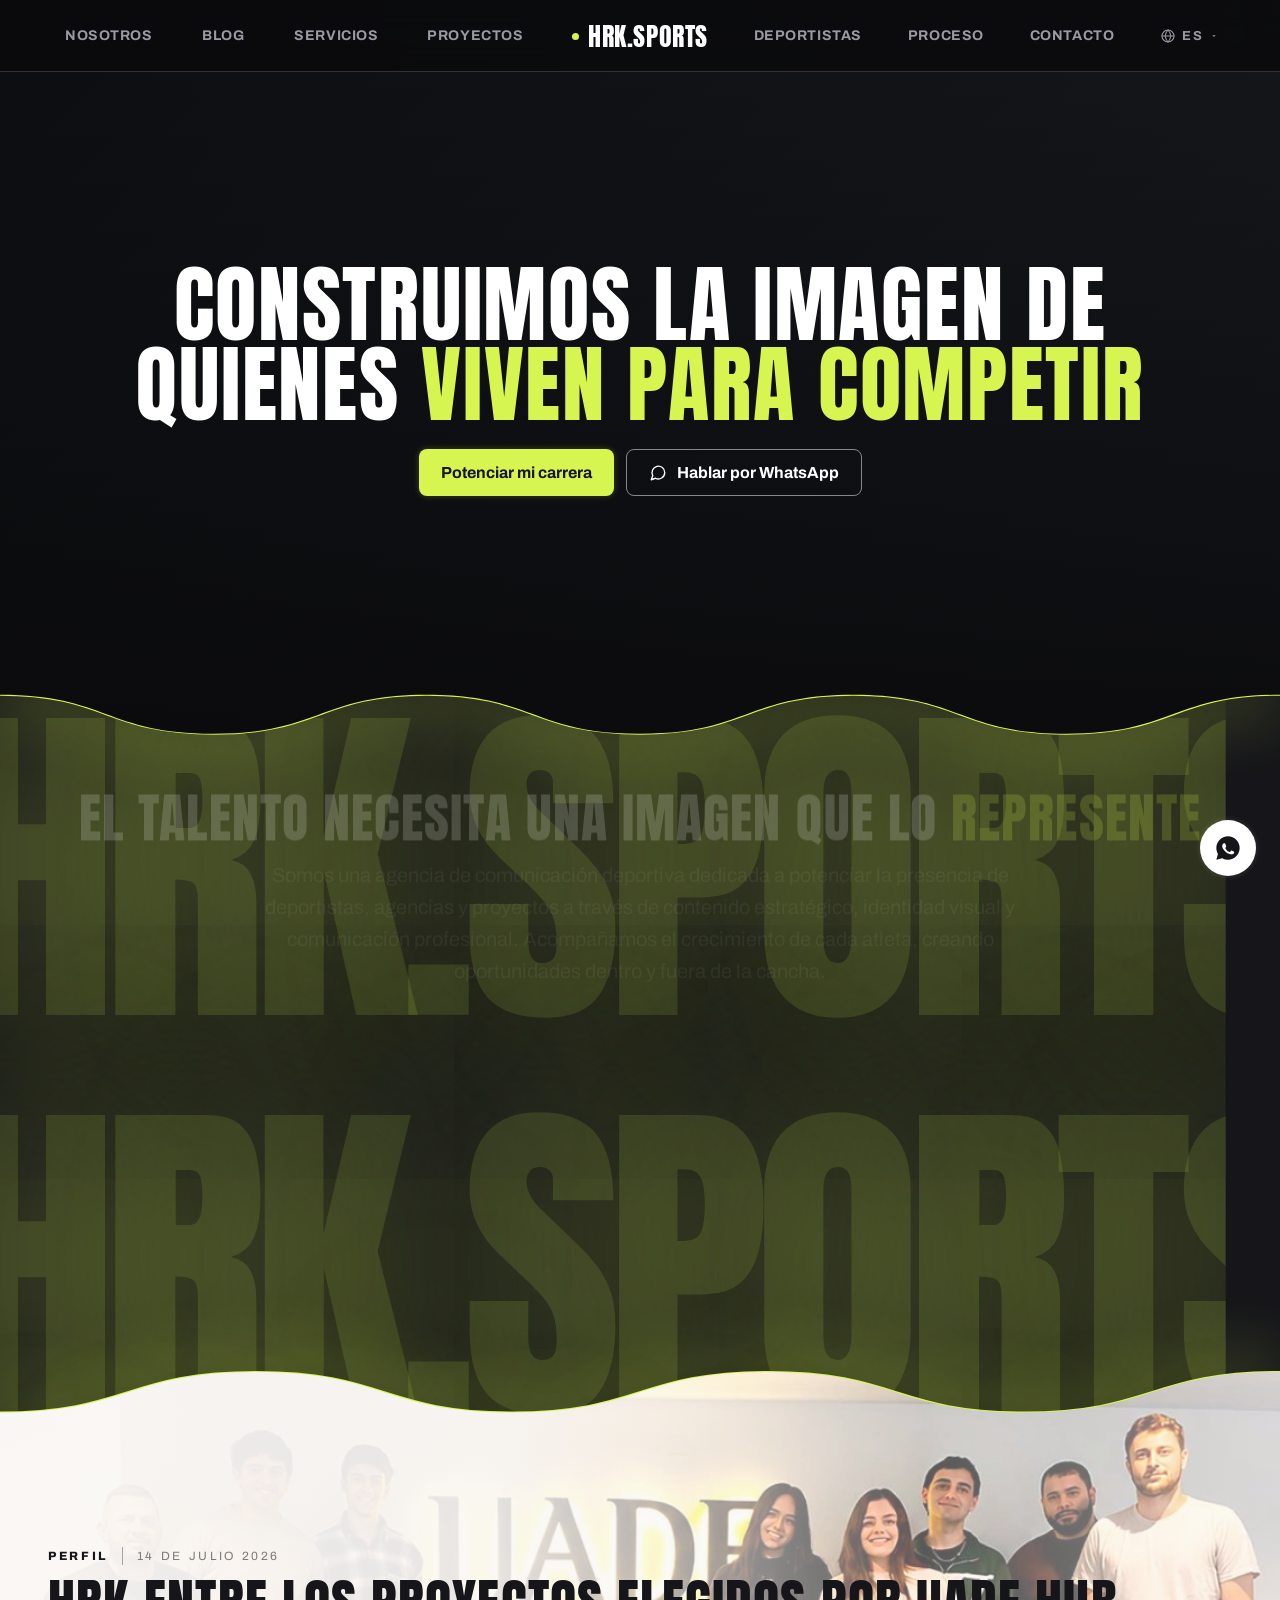
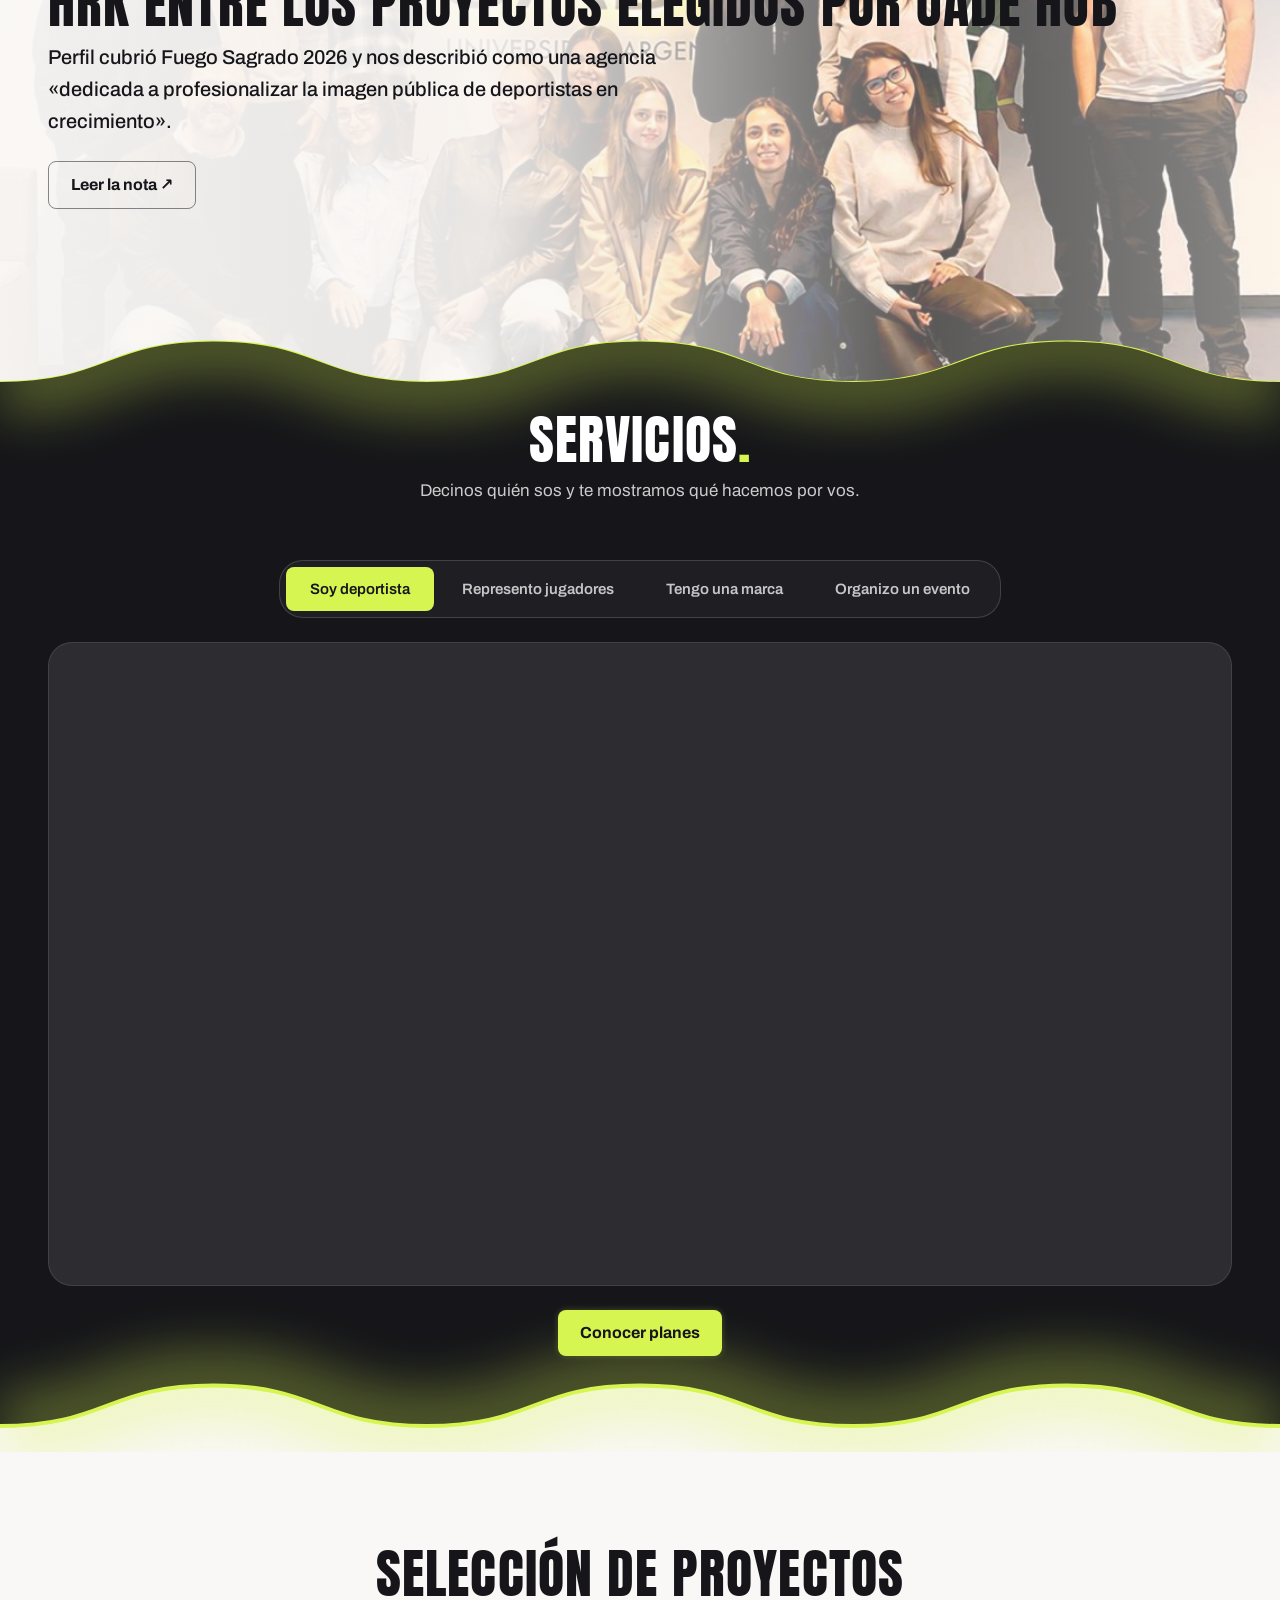
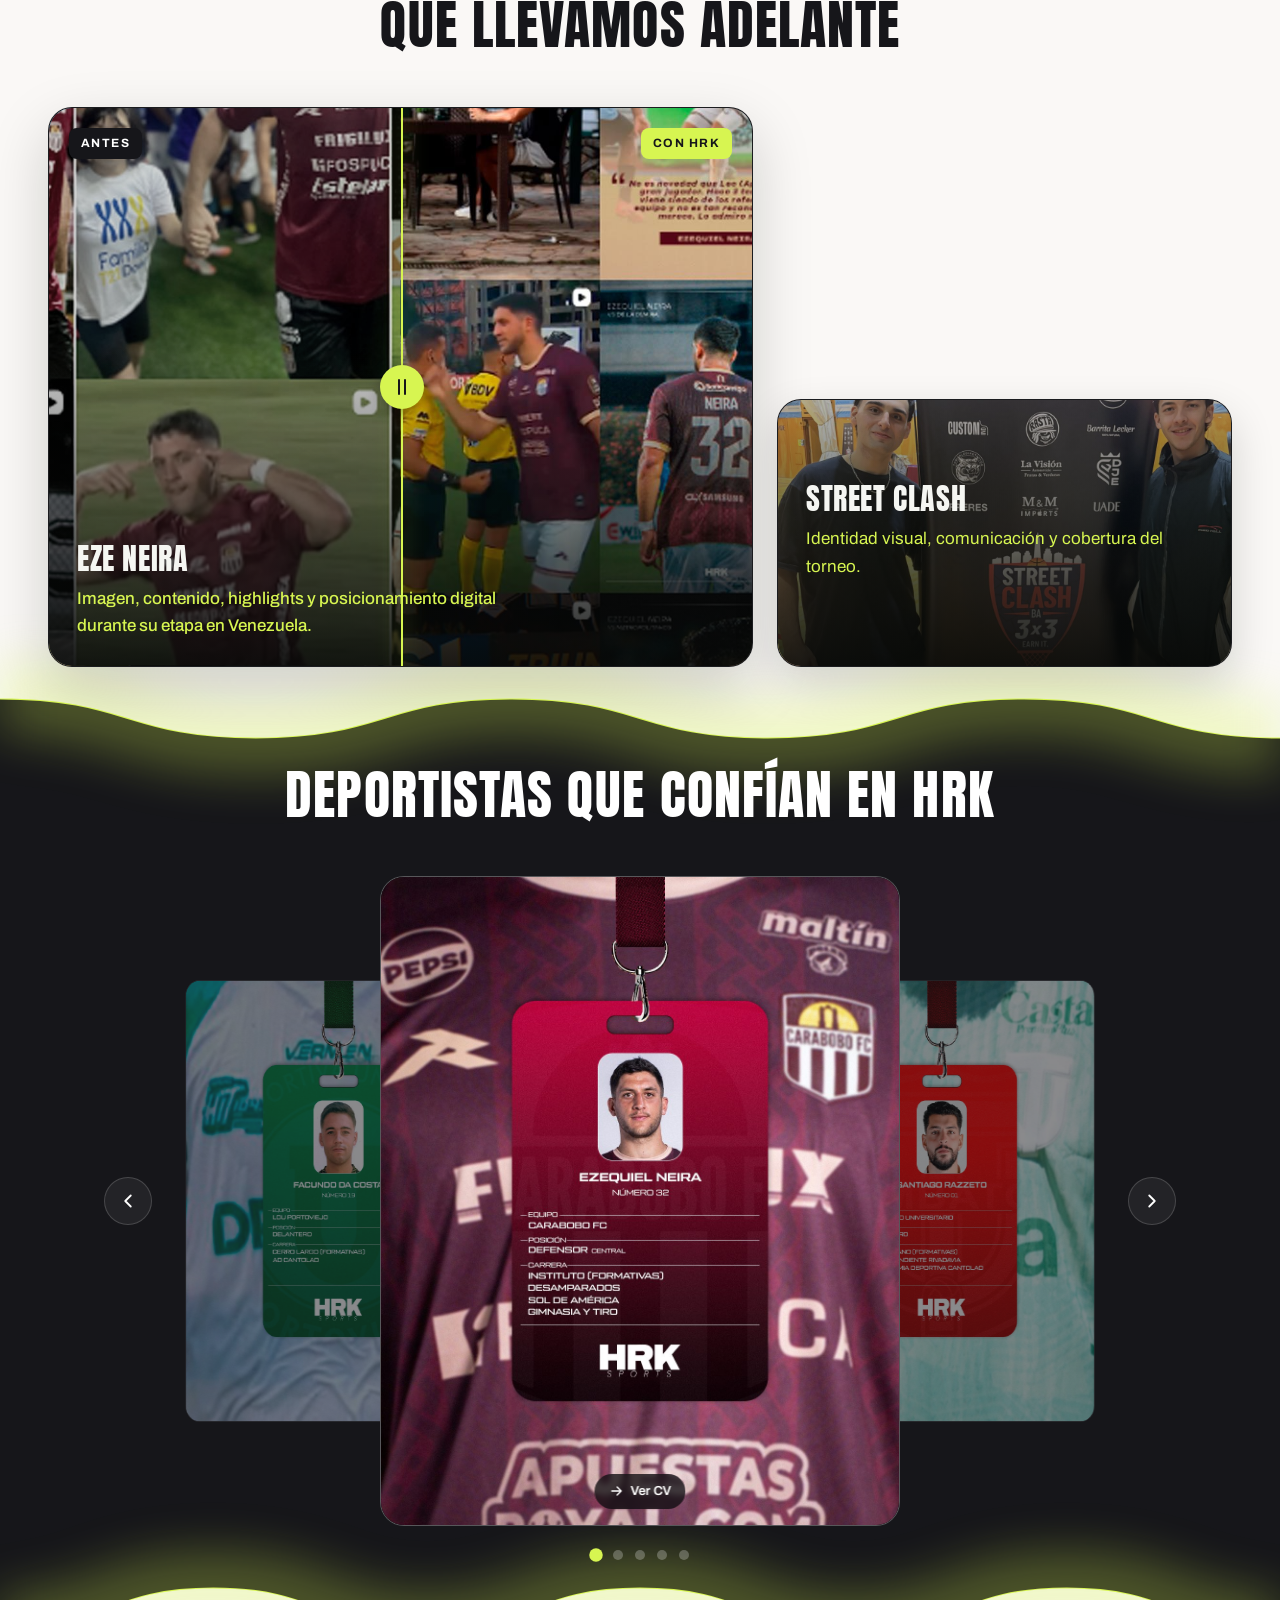
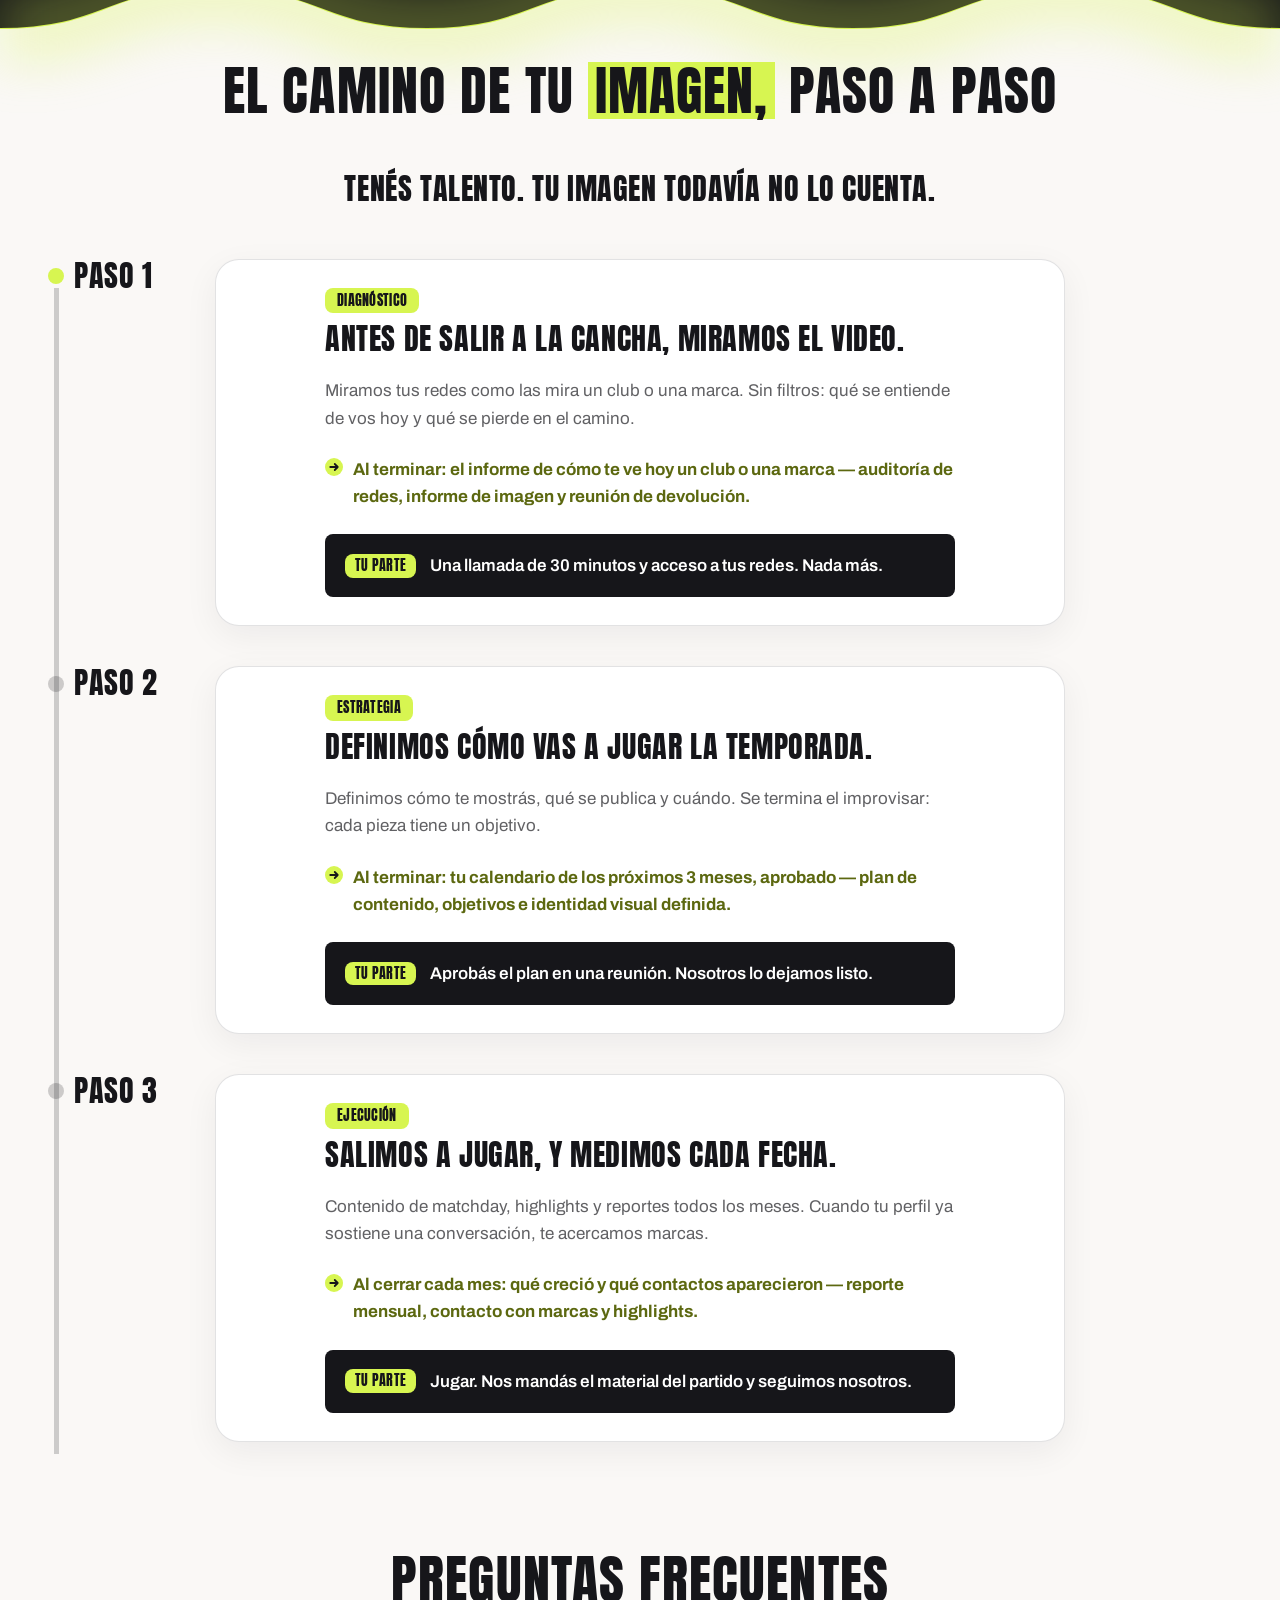
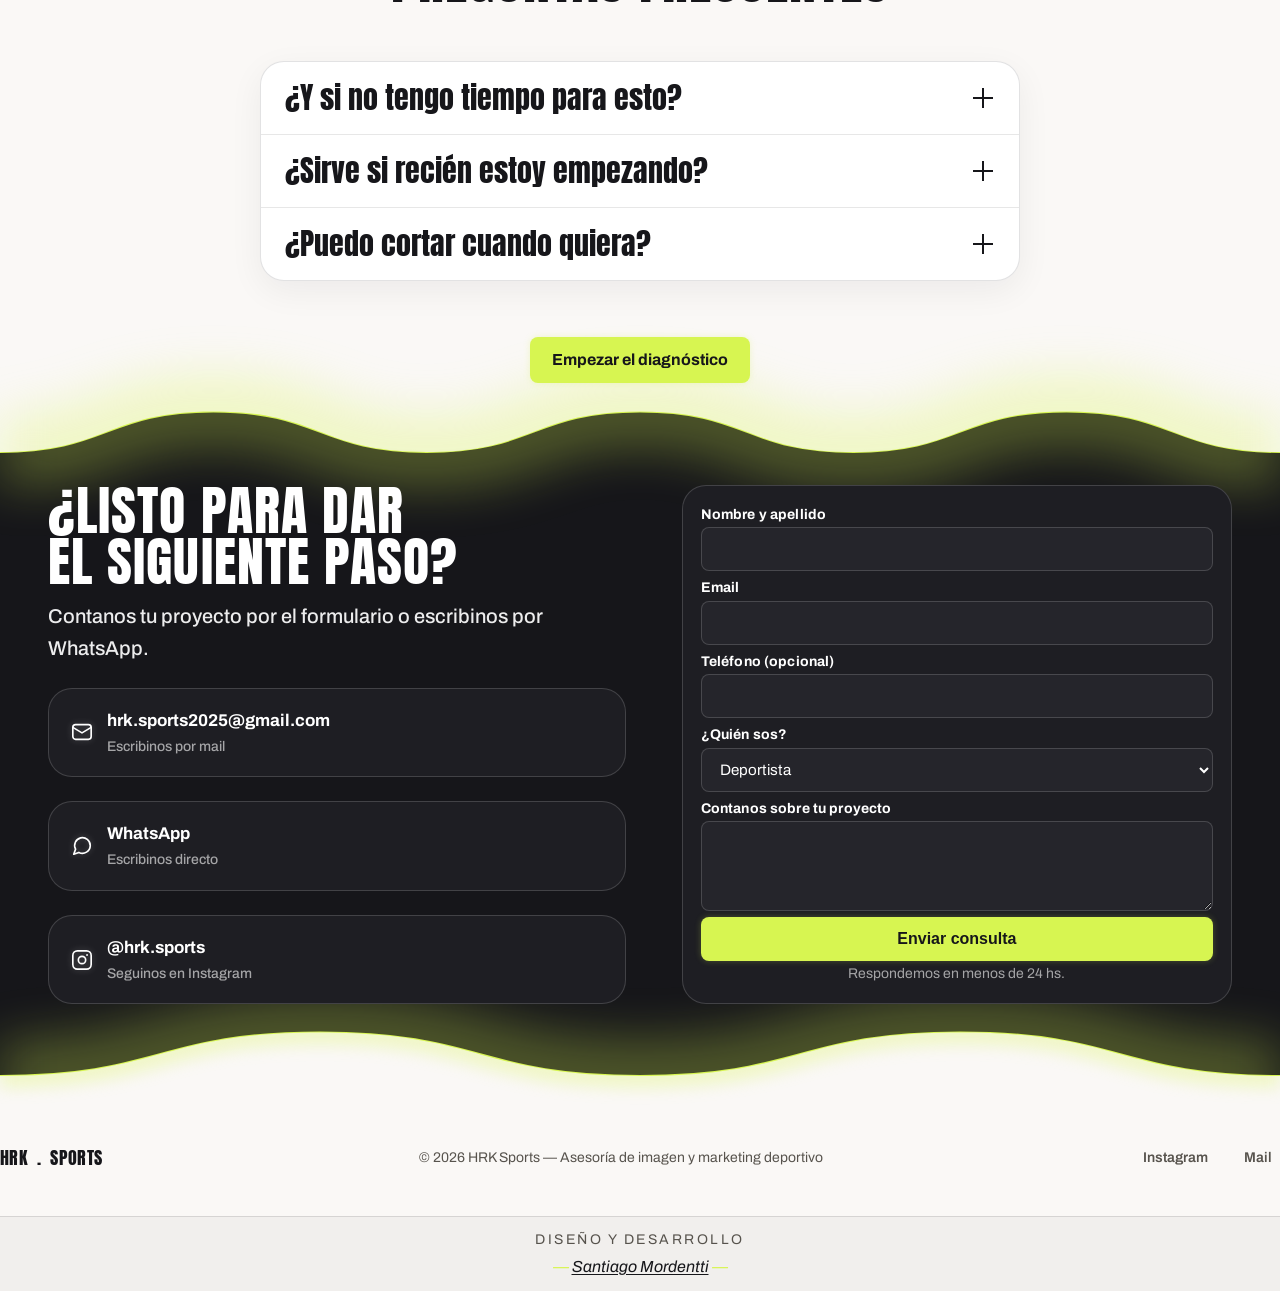
<file: index.html>
<!DOCTYPE html>
<!-- El selector ES/EN de esta página traduce el DOM por JS (ver applyI18n) y Google indexa el HTML tal como se sirve, en español — por eso lang="es-AR" es correcto para lo que los buscadores realmente ven. Para SEO multiidioma real (que el contenido en inglés también se indexe y aparezca en resultados en inglés) haría falta servir /en/ como una URL separada, con su propio HTML y las etiquetas hreflang correspondientes entre ambas versiones. -->
<html lang="es-AR">
<head>
<meta charset="UTF-8">
<meta name="viewport" content="width=device-width, initial-scale=1.0">
<title>HRK Sports — Marketing deportivo y asesoría de imagen para deportistas</title>
<meta name="description" content="HRK Sports: asesoría de imagen y marketing deportivo para deportistas profesionales. Gestión de redes, producción audiovisual y vinculación con marcas.">
<meta name="robots" content="index, follow">
<meta name="theme-color" content="#16161a">
<link rel="canonical" href="https://www.hrk-sports.com/">

<!-- Favicon -->
<link rel="icon" href="/favicon.ico" sizes="32x32">
<link rel="icon" type="image/svg+xml" href="/favicon.svg">
<link rel="icon" type="image/png" sizes="512x512" href="/favicon-512.png">
<link rel="apple-touch-icon" href="/apple-touch-icon.png">
<link rel="manifest" href="/site.webmanifest">

<!-- Open Graph -->
<meta property="og:type" content="website">
<meta property="og:site_name" content="HRK Sports">
<meta property="og:title" content="HRK Sports — Marketing deportivo y asesoría de imagen para deportistas">
<meta property="og:description" content="Asesoría de imagen, gestión de redes, producción audiovisual y vinculación con marcas para deportistas profesionales.">
<meta property="og:url" content="https://www.hrk-sports.com/">
<meta property="og:image" content="https://www.hrk-sports.com/og-image.jpg">
<meta property="og:image:width" content="1200">
<meta property="og:image:height" content="630">
<meta property="og:locale" content="es_AR">

<!-- Twitter Card -->
<meta name="twitter:card" content="summary_large_image">
<meta name="twitter:title" content="HRK Sports — Marketing deportivo y asesoría de imagen para deportistas">
<meta name="twitter:description" content="Asesoría de imagen, gestión de redes, producción audiovisual y vinculación con marcas para deportistas profesionales.">
<meta name="twitter:image" content="https://www.hrk-sports.com/og-image.jpg">

<link rel="preconnect" href="https://fonts.googleapis.com">
<link rel="preconnect" href="https://fonts.gstatic.com" crossorigin>
<link href="https://fonts.googleapis.com/css2?family=Anton&family=Archivo:ital,wght@0,400;0,500;0,600;0,700;1,400&family=Archivo+Expanded:wght@600;700;800;900&display=swap" rel="stylesheet">
<script type="application/ld+json">
{
  "@context": "https://schema.org",
  "@type": "Organization",
  "name": "HRK Sports",
  "url": "https://www.hrk-sports.com/",
  "email": "hrk.sports2025@gmail.com",
  "telephone": "+54 9 2494 57-7556",
  "areaServed": "Argentina",
  "logo": "https://www.hrk-sports.com/favicon-512.png",
  "description": "HRK Sports: asesoría de imagen y marketing deportivo para deportistas profesionales. Gestión de redes, producción audiovisual y vinculación con marcas.",
  "sameAs": ["https://www.instagram.com/hrk.sports/"]
}
</script>
<script type="application/ld+json">
{
  "@context": "https://schema.org",
  "@type": "WebSite",
  "name": "HRK Sports",
  "url": "https://www.hrk-sports.com/"
}
</script>
<style>
  :root{
    /* Identidad unificada: un solo verde (--accent), un solo negro de fondo
       (--bg), una sola superficie elevada (--surface) y un solo claro
       (--bg-light) para toda la página, sin variantes por sección. */
    --bg:#16161a;
    --surface:#1e1e23;
    --card:var(--surface);
    --input-bg:#25252b;
    --ink:#ffffff;
    --ink-soft:rgba(255,255,255,.78);
    --ink-faint:rgba(255,255,255,.6);
    --line:rgba(255,255,255,.16);
    --line-strong:rgba(255,255,255,.28);
    --accent:#D7F551;
    --accent-hover:#e3ff6e;
    --accent-ink:var(--bg);
    /* Mismo verde, oscurecido: el único uso es como TEXTO sobre fondo claro
       (el lima puro no pasa contraste mínimo ahí) — sigue siendo "un solo
       verde" porque se deriva de --accent, no es un tono aparte. */
    --accent-deep:#5c6810;
    --bg-light:#faf8f6;
    /* Resplandor entre secciones: ver bloque "RESPLANDOR DE ONDA" más abajo.
       Todo el efecto se deriva de estos dos números. */
    --glow-reach:160px;
    --glow-strength:.28;
    /* Alto real de la franja de onda (.media-wave/.mosaic-wave) — única
       fuente de verdad, también usada por .wave-glow para que el brillo
       mida EXACTAMENTE lo mismo que la onda que acompaña, en vez de dos
       números que puedan desincronizarse. */
    --wave-h:90px;
    --accent-glow:0 0 8px rgba(215,245,81,.45);
    --glow-hover:0 0 8px rgba(255,255,255,.2);
    --glow-primary-rest:0 0 6px rgba(255,255,255,.14);
    /* Dos radios y nada más: chico para controles, grande para tarjetas y
       contenedores. Los círculos genuinos (manijas, dots, botón flotante)
       siguen en 50%, fuera de este par. */
    --radius-sm:8px;
    --radius-lg:24px;
    /* Sistema único de ancho y espaciado: un solo contenedor de contenido
       (--container/--container-pad, reemplaza los tres anchos que convivían:
       760/1180/1440) y cuatro pasos de ritmo vertical/horizontal, del más
       grande al más chico. En mobile sólo --space-section y --space-block
       se reducen (ver el media query de :root más abajo); --space-item y
       --space-tight son fijos en todos los tamaños. */
    --container:1280px;
    --container-pad:48px;
    --space-section:96px;
    --space-block:56px;
    --space-item:24px;
    --space-tight:12px;
    --font:'Archivo',system-ui,sans-serif;
    --display:'Archivo Expanded','Archivo',system-ui,sans-serif;
    --title:'Anton',var(--display),sans-serif;
    --title-tracking:0.02em;
    --title-leading:0.95;
    /* Jerarquía tipográfica única de toda la página, en cuatro niveles:
       h1 el título del hero (uno solo en toda la página), h2 los títulos
       de cada sección, h3 los subtítulos y títulos de bloque dentro de una
       sección, h4 las etiquetas y datos sueltos (la info menos importante:
       badges de estado, números de tarjeta, roles). Los cuatro comparten
       fuente, letter-spacing y line-height — sólo cambia el tamaño.
       Ningún título usa un tamaño fuera de estos cuatro valores. */
    --h1:clamp(1.35rem,6.5vw + .1rem,5.75rem);
    --h2:clamp(1.4rem,4.6vw,3.375rem);
    --h3:clamp(1rem,2.6vw,1.85rem);
    --h4:clamp(.7rem,.5vw + .6rem,.9rem);
    /* Texto de cuerpo — tres niveles y un solo interlineado, como
       proporción (sin unidad): al ser una proporción se recalcula solo
       según el tamaño de fuente, así que dos textos del mismo nivel
       nunca pueden terminar respirando distinto. --text-lg es para
       bajadas de sección, --text-md para párrafos/descripciones/cuerpo
       en general, --text-sm para notas al pie y micro-copy (ver el
       media query de :root más abajo para los valores en mobile). */
    --text-lg:20px;
    --text-md:17px;
    --text-sm:14px;
    --leading:1.6;
  }
  *{margin:0;padding:0;box-sizing:border-box}
  html{scroll-behavior:smooth}
  body{font-family:var(--font);background:var(--bg);color:var(--ink);line-height:var(--leading);-webkit-font-smoothing:antialiased;overflow-x:hidden}
  img,video{display:block;max-width:100%}
  a{color:inherit;text-decoration:none}
  .wrap{max-width:var(--container);margin-inline:auto;padding-inline:var(--container-pad)}
  section{padding:var(--space-section) 0;scroll-margin-top:90px}
  h2{font-family:var(--title);font-weight:400;text-transform:uppercase;font-size:var(--h2);line-height:var(--title-leading);letter-spacing:var(--title-tracking);text-wrap:balance}
  h3{font-family:var(--title);font-weight:400;text-transform:uppercase;font-size:var(--h3);line-height:var(--title-leading);letter-spacing:var(--title-tracking);text-wrap:balance}
  h4{font-family:var(--title);font-weight:400;text-transform:uppercase;font-size:var(--h4);line-height:var(--title-leading);letter-spacing:var(--title-tracking);text-wrap:balance}
  .section-head{max-width:640px;margin:0 auto var(--space-block);text-align:center}
  .section-dek{font-size:var(--text-lg);font-weight:500;line-height:var(--leading);color:rgba(255,255,255,.92);max-width:620px;margin:var(--space-tight) auto 0;text-align:center}

  /* ---------- NAV ---------- */
  header{position:fixed;inset:0 0 auto 0;z-index:200}
  header::before{content:"";position:absolute;inset:0;z-index:-1;background:rgba(10,10,12,.82);backdrop-filter:blur(14px);-webkit-backdrop-filter:blur(14px);border-bottom:1px solid var(--line)}
  .nav{display:grid;grid-template-columns:1fr auto 1fr;align-items:center;height:72px;padding:0 16px}
  .nav-group{display:flex;align-items:center}
  .nav-group.left{justify-content:space-evenly}
  .nav-group.right{justify-content:space-evenly}
  .nav-link{display:inline-flex;align-items:center;justify-content:center;min-height:44px;min-width:44px;font-size:.8125rem;font-weight:700;letter-spacing:.14em;text-transform:uppercase;color:#9a9aa5;transition:color .2s ease;white-space:nowrap}
  .nav-group .nav-link{font-size:.875rem;letter-spacing:.04em}
  .nav-link:hover{color:var(--accent)}
  .nav-link.active{color:var(--accent)}
  .logo{grid-column:2;display:inline-flex;align-items:center;justify-self:center;gap:9px;font-family:var(--title);font-weight:400;font-size:1.625rem;line-height:var(--title-leading);letter-spacing:var(--title-tracking);text-transform:uppercase;color:#fff}
  .logo-dot{width:7px;height:7px;border-radius:50%;background:var(--accent);flex:none}
  .burger{grid-column:3;justify-self:end;display:none;background:none;border:0;cursor:pointer;width:44px;height:44px;position:relative;z-index:160}
  .burger span{display:block;width:22px;height:2px;background:#fff;margin:5px auto;transition:.3s}
  .nav-links{display:none}

  /* ---------- SELECTOR DE IDIOMA ---------- */
  .lang-switch{position:relative}
  .lang-switch-btn{display:flex;align-items:center;min-height:44px;gap:6px;background:transparent;border:0;cursor:pointer;color:#9a9aa5;font-family:var(--font);font-size:.8125rem;font-weight:700;letter-spacing:.14em;text-transform:uppercase;transition:color .2s ease}
  .lang-switch-btn:hover{color:var(--accent)}
  .lang-switch.open .lang-switch-btn{color:var(--accent)}
  .lang-globe{width:16px;height:16px;flex:none}
  .lang-caret{width:8px;height:8px;flex:none;transition:transform .2s ease}
  .lang-switch.open .lang-caret{transform:rotate(180deg)}
  .lang-menu{position:absolute;top:calc(100% + 14px);right:0;min-width:150px;margin:0;padding:6px;list-style:none;background:var(--bg);border:1px solid var(--line);border-radius:var(--radius-lg);box-shadow:0 14px 32px rgba(0,0,0,.45);opacity:0;visibility:hidden;transform:translateY(-6px);transition:opacity .18s ease,transform .18s ease,visibility .18s;z-index:250}
  .lang-switch.open .lang-menu{opacity:1;visibility:visible;transform:translateY(0)}
  .lang-option{display:block;width:100%;text-align:left;background:transparent;border:0;border-radius:var(--radius-sm);padding:10px 12px;font-family:var(--font);font-size:.85rem;font-weight:600;color:#9a9aa5;cursor:pointer;transition:background .15s ease,color .15s ease}
  .lang-option:hover{background:var(--surface);color:#fff}
  .lang-option.active{color:var(--accent)}
  .lang-switch-mobile{margin-top:8px}
  .lang-switch-mobile .lang-menu{position:static;opacity:1;visibility:visible;transform:none;box-shadow:none;margin-top:10px;display:none}
  .lang-switch-mobile.open .lang-menu{display:block}
  .lang-switch-mobile .lang-switch-btn{font-size:1rem;justify-content:center;width:100%;min-height:44px;padding:10px 0}

  /* ---------- HERO ---------- */
  .hero{position:relative;height:760px;display:flex;align-items:center;justify-content:center;color:#fff;overflow:hidden;padding:var(--space-section) 0}
  .hero-media{position:absolute;inset:0;background:linear-gradient(135deg,#101318 0%,#1c2027 45%,#2a2f38 100%)}
  .hero-media video{width:100%;height:100%;object-fit:cover}
  .hero-media::after{content:"";position:absolute;inset:0;background:linear-gradient(to bottom,rgba(10,10,12,.55) 0%,rgba(10,10,12,.96) 100%)}
  .hero-content{position:relative;z-index:2;width:100%;display:flex;flex-direction:column;align-items:center;gap:var(--space-item)}
  .hero-cta{display:flex;flex-wrap:wrap;justify-content:center;gap:var(--space-tight)}
  .hero-cta svg{width:18px;height:18px;flex:none}
  .hero h1{font-family:var(--title);font-weight:400;text-transform:uppercase;font-size:var(--h1);line-height:var(--title-leading);letter-spacing:var(--title-tracking);max-width:1120px;text-wrap:balance;text-align:center;margin:0 auto}
  .hero h1 em{font-style:normal;color:var(--accent);display:inline-block}
  /* Entrada al cargar (no ligada a scroll: el hero ya está visible al
     entrar a la página). Mismos valores que el .reveal del resto del sitio
     (fade + 12px, .4s ease) — sólo cambia el disparador y el escalonado:
     título primero, la palabra destacada un poco después (.08s) y los
     botones últimos (.12s), todo resuelto antes del segundo. */
  @keyframes heroIn{from{opacity:0;transform:translateY(12px)}to{opacity:1;transform:none}}
  .hero h1{opacity:0;animation:heroIn .4s ease forwards}
  .hero h1 em{opacity:0;animation:heroIn .4s ease .08s forwards}
  .hero-cta{opacity:0;animation:heroIn .4s ease .12s forwards}
  @media(prefers-reduced-motion:reduce){
    .hero h1,.hero h1 em,.hero-cta{opacity:1;animation:none}
  }
  .btn{display:inline-flex;align-items:center;justify-content:center;min-height:44px;gap:10px;background:var(--accent);color:var(--accent-ink) !important;padding:10px 22px;border-radius:var(--radius-sm);font-weight:700;font-size:1rem;border:0;cursor:pointer;text-decoration:none;box-shadow:0 0 6px rgba(215,245,81,.25);transition:background .2s ease,box-shadow .2s ease}
  .btn:hover{background:var(--accent-hover);box-shadow:0 0 10px rgba(227,255,110,.4)}
  .btn-secondary{display:inline-flex;align-items:center;justify-content:center;min-height:44px;gap:10px;background:transparent;color:#fff;border:1.5px solid rgba(255,255,255,.5);padding:10px 22px;border-radius:var(--radius-sm);font-weight:700;font-size:1rem;cursor:pointer;text-decoration:none;box-shadow:none;transition:border-color .2s ease,box-shadow .25s ease}
  .btn-secondary:hover{border-color:#fff;box-shadow:var(--glow-hover)}

  /* ---------- QUIÉNES SOMOS ---------- */
  /* Los dos bordes en forma de onda (arriba, contra el video del hero;
     abajo, contra la foto de Prensa) se logran RECORTANDO la sección con
     un mask-image (no rellenando un path sólido aparte): así lo que se ve
     a los lados de la curva es lo que hay realmente detrás — el video en
     el borde superior, la foto de Prensa en el inferior — nunca un color
     aproximado que pueda desentonar. La máscara tiene tres capas: la curva
     de arriba, un rectángulo sólido en el medio que cubre el resto de la
     sección, y la curva de abajo (90px cada franja de onda, 54px en
     mobile). #nosotros se sube por arriba con margin-top negativo para
     solaparse con el video (mismo criterio que usa Prensa para solaparse
     con #nosotros por abajo) y necesita z-index para pintarse arriba del
     hero en esa zona de superposición. Las líneas lima que calcan esos
     mismos paths se agregan como capa aparte (.media-wave), sin relleno. */
  #nosotros{
    /* Nosotros linda con Hero y con Prensa por sus dos ondas propias, pero
       ninguna de las dos queda con resplandor propio (ver bloque
       "RESPLANDOR DE ONDA"): sólo se resplandece el lado oscuro, que es
       siempre el propio #nosotros. Acá además se pide mucho más sutil que
       el resto del sitio — casi invisible. */
    --glow-strength:.10;
    --wave-mask-top:url("data:image/svg+xml,%3Csvg%20xmlns='http://www.w3.org/2000/svg'%20viewBox='0%200%201440%20120'%20preserveAspectRatio='none'%3E%3Cpath%20d='M0,33%20C120,33%20120,85%20240,85%20C360,85%20360,33%20480,33%20C600,33%20600,85%20720,85%20C840,85%20840,33%20960,33%20C1080,33%201080,85%201200,85%20C1320,85%201320,33%201440,33%20L1440,120%20L0,120%20Z'%20fill='white'/%3E%3C/svg%3E");
    --wave-mask-bottom:url("data:image/svg+xml,%3Csvg%20xmlns='http://www.w3.org/2000/svg'%20viewBox='0%200%201440%20120'%20preserveAspectRatio='none'%3E%3Cpath%20d='M0,86%20C144,86%20144,32%20288,32%20C432,32%20432,86%20576,86%20C720,86%20720,32%20864,32%20C1008,32%201008,86%201152,86%20C1296,86%201296,32%201440,32%20L1440,0%20L0,0%20Z'%20fill='white'/%3E%3C/svg%3E");
    /* overflow-x:clip (no overflow:hidden): deja que el blur del
       resplandor —ahora correctamente dimensionado— pinte por fuera del
       borde de la sección sin crear scroll horizontal; overflow-y:visible
       en el eje donde ese blur necesita salirse. */
    position:relative;z-index:1;overflow-x:clip;overflow-y:visible;
    margin-top:-90px;
    -webkit-mask-image:var(--wave-mask-top),linear-gradient(#000,#000),var(--wave-mask-bottom);
    -webkit-mask-size:100% 90px,100% calc(100% - 180px),100% 90px;
    -webkit-mask-position:top left,0 90px,bottom left;
    -webkit-mask-repeat:no-repeat,no-repeat,no-repeat;
    mask-image:var(--wave-mask-top),linear-gradient(#000,#000),var(--wave-mask-bottom);
    mask-size:100% 90px,100% calc(100% - 180px),100% 90px;
    mask-position:top left,0 90px,bottom left;
    mask-repeat:no-repeat,no-repeat,no-repeat;
  }
  @media(max-width:640px){
    #nosotros{
      margin-top:-54px;
      -webkit-mask-size:100% 54px,100% calc(100% - 108px),100% 54px;
      mask-size:100% 54px,100% calc(100% - 108px),100% 54px;
      -webkit-mask-position:top left,0 54px,bottom left;
      mask-position:top left,0 54px,bottom left;
    }
    .press{margin-top:-54px}
  }
  .about{background:var(--bg)}
  #nosotros .media-wave{z-index:1}

  /* Bloque 1 — presentación */
  /* Sin padding-top propio: el gap superior de la sección ya lo da el
     padding:var(--space-section) del elemento <section> (regla base más
     arriba) — antes se sumaban las dos paddings y quedaba un hueco doble. */
  .about-hero{position:relative;z-index:1;max-width:var(--container);margin:0 auto;padding:0 var(--container-pad);text-align:center}
  .about-ghost-pattern{position:absolute;inset:0;z-index:0;overflow:hidden;pointer-events:none;user-select:none;display:flex;flex-direction:column;will-change:transform}
  .about-ghost-line{display:block;font-family:var(--title);font-weight:400;font-size:clamp(140px,27vw,530px);line-height:1.15;letter-spacing:-.045em;color:rgba(215,245,81,.12);text-shadow:0 0 200px rgba(215,245,81,.25);white-space:nowrap;user-select:none}
  .about-title{position:relative;z-index:1;color:#f3f2ee;margin:0;opacity:0;will-change:transform,opacity}
  .about-title-highlight{color:var(--accent)}
  .about-lead-text{position:relative;z-index:1;max-width:760px;margin:var(--space-tight) auto 0;font-size:var(--text-lg);line-height:var(--leading);color:rgba(255,255,255,.85);opacity:0;will-change:transform,opacity}
  .about-cta{position:relative;z-index:1;display:flex;flex-wrap:wrap;justify-content:center;gap:var(--space-tight);margin-top:var(--space-item);opacity:0;will-change:transform,opacity}
  .about .btn,.about .btn-secondary{padding:16px 30px;border-radius:var(--radius-sm);font-size:14px;font-weight:800;letter-spacing:.04em;text-transform:uppercase}
  .about .btn{background:var(--accent);color:var(--accent-ink)}
  .about .btn-secondary{border-color:#ffffff2e;color:#f3f2ee}
  .about .btn-secondary:hover{border-color:#fff;box-shadow:var(--glow-hover)}

  /* Bloque 2 — tres pilares */
  .about-pillars{position:relative;z-index:1;display:grid;grid-template-columns:repeat(3,minmax(0,1fr));gap:var(--space-item);max-width:var(--container);margin:0 auto;padding:var(--space-block) var(--container-pad)}
  .pillar-card{position:relative;padding:38px 34px 34px}
  .pillar-line{position:absolute;background:var(--accent);pointer-events:none;will-change:transform}
  .pillar-line.top{top:0;left:0;width:100%;height:1px;transform-origin:left}
  .pillar-line.bottom{bottom:0;left:0;width:100%;height:1px;transform-origin:right}
  .pillar-line.right{top:0;right:0;width:1px;height:100%;transform-origin:top}
  .pillar-line.left{top:0;left:0;width:1px;height:100%;transform-origin:bottom}
  .pillar-num{display:block;color:var(--accent)}
  .pillar-title{color:#fff;margin-top:var(--space-tight)}
  .pillar-desc{font-size:var(--text-md);line-height:var(--leading);color:rgba(255,255,255,.85);margin-top:var(--space-tight)}

  /* El patrón "HRK.SPORTS" de fondo funciona en desktop porque las letras
     son enormes respecto del ancho y se leen como textura; en mobile
     (75px contra un párrafo de 17px) atraviesan el texto y compiten con
     la lectura. Se oculta entero — es position:absolute e inset:0, así
     que sacarlo no mueve el alto de la sección ni dejar un hueco. El
     párrafo no se toca. */
  @media(max-width:900px){
    .about-ghost-pattern{display:none}
    .about-pillars{grid-template-columns:1fr;gap:var(--space-tight);padding:var(--space-item) var(--container-pad)}
    .pillar-card{padding:var(--space-item)}
  }
  @media(prefers-reduced-motion:reduce){
    .about-title,.about-lead-text,.about-cta{opacity:1 !important;transform:none !important}
    .pillar-title,.pillar-num{clip-path:none !important}
    .pillar-desc{opacity:1 !important}
    .pillar-line{transform:none !important}
    .about-ghost-pattern{transform:none !important}
  }

  /* ---------- SERVICIOS (mosaico) ---------- */
  /* Fondo plano (--bg, sin rayas/degradado/viñeta). Borde superior en forma
     de onda: se logra RECORTANDO la sección con mask-image (mismo criterio
     que #nosotros más arriba), no rellenando un path sólido, así lo que se
     ve por encima de la curva es la foto real de Prensa (que se sube por
     debajo con margin-top negativo para quedar justo detrás del recorte).
     La línea lima que calca el mismo path se agrega aparte, encima de todo. */
  .mosaic-services{
    --wave-mask-top:url("data:image/svg+xml,%3Csvg%20xmlns='http://www.w3.org/2000/svg'%20viewBox='0%200%201440%20120'%20preserveAspectRatio='none'%3E%3Cpath%20d='M0,84%20C120,84%20120,30%20240,30%20C360,30%20360,84%20480,84%20C600,84%20600,30%20720,30%20C840,30%20840,84%20960,84%20C1080,84%201080,30%201200,30%20C1320,30%201320,84%201440,84%20L1440,120%20L0,120%20Z'%20fill='white'/%3E%3C/svg%3E");
    position:relative;overflow-x:clip;overflow-y:visible;background:var(--bg);color:#fff;padding:var(--space-section) 0;
    margin-top:-90px;
    -webkit-mask-image:var(--wave-mask-top),linear-gradient(#000,#000);
    -webkit-mask-size:100% 90px,100% calc(100% - 90px);
    -webkit-mask-position:top left,bottom left;
    -webkit-mask-repeat:no-repeat,no-repeat;
    mask-image:var(--wave-mask-top),linear-gradient(#000,#000);
    mask-size:100% 90px,100% calc(100% - 90px);
    mask-position:top left,bottom left;
    mask-repeat:no-repeat,no-repeat;
  }
  @media(max-width:640px){
    .mosaic-services{
      margin-top:-54px;
      -webkit-mask-size:100% 54px,100% calc(100% - 54px);
      mask-size:100% 54px,100% calc(100% - 54px);
    }
  }
  /* Línea lima que calca el mismo path del recorte de arriba (mismas
     coordenadas y preserveAspectRatio, para que calce perfecto) y la onda
     de cierre de abajo (Servicios → Trabajos, que sí sigue rellena porque
     Trabajos es un color plano y no hay fondo detrás que se filtre). */
  .mosaic-wave{position:absolute;left:0;width:100%;height:var(--wave-h);z-index:4;pointer-events:none;display:block}
  .mosaic-wave svg{display:block;width:100%;height:100%}
  .mosaic-wave.top{top:-1px}
  .mosaic-wave.bottom{bottom:-1px}
  .mosaic-services-inner{position:relative;z-index:5;max-width:var(--container);margin-inline:auto;padding-inline:var(--container-pad)}

  .mosaic-head{text-align:center;margin-bottom:var(--space-block)}
  .mosaic-title{color:#fff}
  .mosaic-title-dot{color:var(--accent)}
  .mosaic-head-dek{font-size:var(--text-md);line-height:var(--leading);color:var(--ink-soft);max-width:620px;margin:var(--space-tight) auto 0}

  /* Control segmentado: un solo contenedor (fondo --surface, borde sutil,
     radio grande) ajustado a su contenido y centrado — no una fila de
     tabs sueltos. Los tabs van pegados adentro con un gap mínimo y su
     propio radio chico; ya no llevan borde propio, así leen como un
     solo grupo en vez de cuatro cajas separadas. */
  .mosaic-tabs{display:flex;flex-wrap:wrap;justify-content:center;gap:4px;list-style:none;width:fit-content;max-width:100%;margin-inline:auto;background:var(--surface);border:1px solid var(--line);border-radius:var(--radius-lg);padding:6px}
  .mosaic-tab{font-family:var(--font);font-size:15px;font-weight:600;padding:13px 24px;min-height:44px;border-radius:var(--radius-sm);border:0;background:transparent;color:rgba(255,255,255,.75);cursor:pointer;transition:background .2s ease,color .2s ease;white-space:nowrap}
  .mosaic-tab:not(.active):hover{background:rgba(255,255,255,.08);color:#fff}
  .mosaic-tab.active{background:var(--accent);color:var(--accent-ink)}

  .mosaic-panels{position:relative;margin-top:var(--space-item)}
  .mosaic-grid{display:grid;grid-template-columns:repeat(6,minmax(0,1fr));gap:1px;background:rgba(255,255,255,.1);border:1px solid rgba(255,255,255,.1);border-radius:var(--radius-lg);overflow:hidden}
  .mosaic-grid[hidden]{display:none}
  /* Rompecabezas: cada pieza entra desde una dirección al azar (--dx/--dy,
     asignadas en JS en cada disparo) con una leve escala, y encaja con una
     curva que se pasa un poco y asienta. .piece-enter es el estado "todavía
     no llegó" — la propia .mosaic-card (con su fondo) es el estado final,
     así que mientras la pieza no llegó se ve el hueco: el fondo más claro
     de .mosaic-grid asomando en esa celda. */
  .mosaic-card{grid-column:span 3;background:var(--surface);padding:30px 28px;transition:transform .55s cubic-bezier(.16,1.02,.3,1),opacity .35s ease}
  .mosaic-card.piece-enter{opacity:0;transform:translate(var(--dx,0),var(--dy,0)) scale(.94)}
  .mosaic-card.span-2{grid-column:span 2}
  .mosaic-card.span-3{grid-column:span 3}
  .mosaic-card.span-6{grid-column:span 6}
  .mosaic-card-num{display:block;color:rgba(215,245,81,.75);margin-bottom:var(--space-tight)}
  .mosaic-card h3{color:#fff;margin-bottom:var(--space-tight)}
  .mosaic-card p{font-size:var(--text-md);line-height:var(--leading);color:rgba(255,255,255,.72)}

  .mosaic-foot{display:flex;justify-content:center;margin-top:var(--space-item)}

  @media(prefers-reduced-motion:reduce){
    .mosaic-card{transition:none}
    .mosaic-card.piece-enter{opacity:1;transform:none}
  }
  /* Mobile: el corte de la tira tiene que caer A MITAD del tercer tab, no
     justo en el borde del contenedor — un tab partido a la mitad es la
     señal de "hay más" que un borde limpio no da (se lee como el final
     de la lista). Por eso el padding horizontal de cada tab baja tanto
     acá: con el padding de escritorio (24px) el corte cae casi al final
     del segundo tab y se lee como una lista completa. El degradado
     (mask-image, no un pseudo-elemento con color de fondo fijo) refuerza
     esa continuidad y se apaga solo al llegar al final del scroll (JS,
     ver el bloque de "Mosaico de Servicios" del script). */
  @media(max-width:900px){
    .mosaic-tabs{
      width:100%;justify-content:flex-start;
      flex-wrap:nowrap;overflow-x:auto;-webkit-overflow-scrolling:touch;
      scroll-snap-type:x proximity;
      scrollbar-width:none;
      mask-image:linear-gradient(to right, #000 calc(100% - 28px), transparent 100%);
      -webkit-mask-image:linear-gradient(to right, #000 calc(100% - 28px), transparent 100%);
    }
    .mosaic-tabs::-webkit-scrollbar{display:none}
    .mosaic-tabs.at-scroll-end{mask-image:none;-webkit-mask-image:none}
    .mosaic-tab{flex:none;padding:13px 8px;scroll-snap-align:start}
    .mosaic-head{margin-bottom:var(--space-item)}
    .mosaic-grid{grid-template-columns:1fr}
    .mosaic-card{grid-column:span 1;padding:16px}
    .mosaic-card h3{font-size:1.15rem}
    .mosaic-card p{font-size:var(--text-sm)}
    .mosaic-panels{margin-top:var(--space-tight)}
    .mosaic-foot{margin-top:var(--space-tight)}
  }
  /* ---------- PROYECTOS ---------- */
  .projects{position:relative;overflow-x:clip;overflow-y:visible;background:var(--bg-light);padding:var(--space-section) 0}
  .projects-inner{position:relative;max-width:var(--container);margin-inline:auto;padding:0 var(--container-pad)}
  .projects-title{text-align:center;color:var(--bg);max-width:900px;margin-inline:auto}

  .projects-grid{display:grid;grid-template-columns:1.55fr 1fr;gap:var(--space-item);margin-top:var(--space-block)}
  @media(max-width:900px){.projects-grid{grid-template-columns:1fr}}

  /* Comparador Eze Neira: "después" abajo, sin recorte; "antes" encima,
     desaturada y recortada por JS según el arrastre (ver script). Las
     fotos son capturas de feed de Instagram, 1080x1920 (9:16) — mucho
     más angostas que esta tarjeta ancha y baja, así que object-fit:cover
     las recorta. Como el box es más ancho que alto y la imagen es más
     alta que ancha, el recorte cae solo en alto (arriba/abajo) nunca en
     ancho (costados): cover escala por el eje que menos sobra deja —
     acá siempre el horizontal — así que el ancho de la imagen encaja
     justo y lo que sobra es el alto, que es lo que se recorta. Ninguna
     columna de la grilla se pierde, sólo filas. object-position (ver
     siguiente regla) elige CUÁLES filas quedan — mismo recorte exacto
     en las dos fotos porque miden lo mismo y usan el mismo box. */
  .projects-compare{position:relative;overflow:hidden;border-radius:var(--radius-lg);border:1px solid rgba(11,18,7,.14);box-shadow:0 22px 60px rgba(11,18,7,.18);background:var(--surface);min-height:560px;cursor:ew-resize;user-select:none;touch-action:none}
  .projects-compare:focus-visible{outline:2px solid rgba(255,255,255,.6);outline-offset:2px}
  .projects-compare-media{position:absolute;inset:0}
  /* object-position:center 20% — deja ver la fila de arriba entera (en
     "después" cae ahí la tarjeta de cita, contenido claramente producido;
     en "antes" cae una foto candid de cancha) más el arranque de la
     siguiente fila (en "después", el plano con el número 32 al fondo
     con marca de agua HRK) — el mejor contraste entre feed propio y feed
     trabajado que se encontró mirando las dos imágenes enteras. Mismo
     valor para las dos <img>, mismo box: el recorte cae exactamente
     igual en las dos, que es lo que mantiene alineado el deslizador. */
  .projects-compare-media img{position:absolute;inset:0;width:100%;height:100%;object-fit:cover;object-position:center 20%;display:block;pointer-events:none}
  .projects-compare-before{filter:saturate(.5) brightness(.82)}
  .projects-compare-scrim{position:absolute;inset:0;z-index:1;background:linear-gradient(to bottom,transparent 0%,transparent 42%,rgba(6,8,7,.9) 100%);pointer-events:none}
  .projects-compare-divider{position:absolute;top:0;bottom:0;left:50%;width:2px;background:var(--accent);box-shadow:0 0 22px rgba(215,245,81,.75);pointer-events:none;z-index:3}
  .projects-compare-handle{position:absolute;top:50%;left:50%;transform:translate(-50%,-50%);width:44px;height:44px;border-radius:50%;background:var(--accent);display:flex;align-items:center;justify-content:center;gap:4px;box-shadow:0 4px 14px rgba(0,0,0,.35)}
  .projects-compare-grip{width:2px;height:16px;border-radius:var(--radius-sm);background:var(--accent-ink)}
  /* Mismo tratamiento en las dos etiquetas — caja sólida, mismo padding,
     radio y tipografía — sólo cambia el color: apagada (Antes) vs
     encendida (Con HRK), para que se lean como el mismo sistema. */
  .projects-tag{position:absolute;top:20px;font-size:12px;font-weight:700;letter-spacing:.12em;text-transform:uppercase;border-radius:var(--radius-sm);padding:6px 12px;z-index:2;pointer-events:none}
  .projects-tag-before{left:20px;background:var(--bg);color:#fff}
  .projects-tag-after{right:20px;background:var(--accent);color:var(--accent-ink)}
  .projects-compare-info{position:absolute;left:28px;right:28px;bottom:26px;z-index:2;pointer-events:none}
  .projects-compare-name{color:#f5f6f2}
  .projects-compare-desc{font-size:var(--text-md);font-weight:500;line-height:var(--leading);color:var(--accent);max-width:480px;margin-top:var(--space-tight)}

  /* Columna derecha: dos tarjetas apiladas con foto de fondo (mismo
     recurso que el comparador: <img> cover + scrim degradado para que
     el texto siga legible encima) — fondo --surface queda como relleno
     mientras la imagen carga. Sólo título y descripción — sin meta,
     tags ni CTA, así que se centran en el alto reducido de la tarjeta
     en vez de anclarse contra un borde. */
  .projects-side{display:grid;grid-template-rows:1fr 1fr;gap:var(--space-item)}
  .projects-card{position:relative;overflow:hidden;background:var(--surface);border-radius:var(--radius-lg);border:1px solid rgba(11,18,7,.14);box-shadow:0 18px 44px rgba(11,18,7,.16);padding:28px;min-height:160px;display:flex;flex-direction:column;justify-content:center}
  .projects-card-media{position:absolute;inset:0}
  .projects-card-media img{position:absolute;inset:0;width:100%;height:100%;object-fit:cover;object-position:center;display:block}
  .projects-card-scrim{position:absolute;inset:0;z-index:1;background:linear-gradient(to bottom,rgba(6,8,7,.3) 0%,rgba(6,8,7,.9) 100%);pointer-events:none}
  .projects-card-body{position:relative;z-index:2}
  .projects-card-name{color:#f5f6f2;margin-bottom:var(--space-tight)}
  .projects-card-desc{font-size:var(--text-md);line-height:var(--leading);color:var(--accent)}

  @keyframes projectsCardIn{from{opacity:0;transform:translateY(18px)}to{opacity:1;transform:translateY(0)}}
  .projects-compare.reveal-up,.projects-card.reveal-up{opacity:0;transform:translateY(18px)}
  .projects-compare.reveal-up.on,.projects-card.reveal-up.on{animation:projectsCardIn .6s ease both}
  .projects-compare.reveal-up{animation-delay:0ms}
  .projects-side .projects-card:nth-child(1).reveal-up{animation-delay:120ms}
  .projects-side .projects-card:nth-child(2).reveal-up{animation-delay:240ms}
  @media(prefers-reduced-motion:reduce){
    .projects-compare.reveal-up,.projects-card.reveal-up{opacity:1;transform:none}
    .projects-compare.reveal-up.on,.projects-card.reveal-up.on{animation:none}
  }

  @media(max-width:900px){
    .projects-compare{min-height:360px}
    .projects-side{grid-template-rows:none}
    .projects-card{min-height:120px}
  }

  /* ---------- DEPORTISTAS (ACORDEÓN) ---------- */
  /* Antes las ondas de arriba y abajo eran un div.wave-seam suelto de
     90px ENTRE las secciones — la curva vivía a 90px de cualquiera de
     los dos bordes, y ningún resplandor anclado al borde de su propia
     sección podía alcanzarla nunca (quedaban 90px de franja plana entre
     el tinte y la curva). La solución: el mismo criterio que ya usa
     #nosotros — la onda deja de ser un elemento aparte y pasa a ser la
     propia sección recortándose con mask-image (arriba Y abajo, tres
     capas: curva, sólido, curva), subida por arriba con margin-top
     negativo para solaparse con Proyectos (mismo trato que #nosotros
     con Hero). Con la curva ahora en el borde real de la caja, el
     resplandor (mismo bloque .wave-glow de siempre) queda en el mismo
     contexto de recorte y sí llega hasta ella. */
  #deportistas{
    --wave-mask-top:url("data:image/svg+xml,%3Csvg%20xmlns='http://www.w3.org/2000/svg'%20viewBox='0%200%201440%20120'%20preserveAspectRatio='none'%3E%3Cpath%20d='M0,34%20C144,34%20144,86%20288,86%20C432,86%20432,34%20576,34%20C720,34%20720,86%20864,86%20C1008,86%201008,34%201152,34%20C1296,34%201296,86%201440,86%20L1440,120%20L0,120%20Z'%20fill='white'/%3E%3C/svg%3E");
    --wave-mask-bottom:url("data:image/svg+xml,%3Csvg%20xmlns='http://www.w3.org/2000/svg'%20viewBox='0%200%201440%20120'%20preserveAspectRatio='none'%3E%3Cpath%20d='M0,84%20C120,84%20120,30%20240,30%20C360,30%20360,84%20480,84%20C600,84%20600,30%20720,30%20C840,30%20840,84%20960,84%20C1080,84%201080,30%201200,30%20C1320,30%201320,84%201440,84%20L1440,0%20L0,0%20Z'%20fill='white'/%3E%3C/svg%3E");
    position:relative;z-index:1;overflow-x:clip;overflow-y:visible;background:var(--bg);
    margin-top:-90px;
    -webkit-mask-image:var(--wave-mask-top),linear-gradient(#000,#000),var(--wave-mask-bottom);
    -webkit-mask-size:100% 90px,100% calc(100% - 180px),100% 90px;
    -webkit-mask-position:top left,0 90px,bottom left;
    -webkit-mask-repeat:no-repeat,no-repeat,no-repeat;
    mask-image:var(--wave-mask-top),linear-gradient(#000,#000),var(--wave-mask-bottom);
    mask-size:100% 90px,100% calc(100% - 180px),100% 90px;
    mask-position:top left,0 90px,bottom left;
    mask-repeat:no-repeat,no-repeat,no-repeat;
  }
  @media(max-width:640px){
    #deportistas{
      margin-top:-54px;
      -webkit-mask-size:100% 54px,100% calc(100% - 108px),100% 54px;
      mask-size:100% 54px,100% calc(100% - 108px),100% 54px;
      -webkit-mask-position:top left,0 54px,bottom left;
      mask-position:top left,0 54px,bottom left;
    }
  }
  #deportistas .wrap{position:relative;z-index:1;max-width:var(--container);padding-inline:var(--container-pad)}
  .athletes-title{color:#fff;text-align:center;margin-bottom:var(--space-block)}

  /* ---------- CARRUSEL COVERFLOW ---------- */
  /* El tamaño de la tarjeta central NO es una decisión estética: las
     credenciales llevan nombre, equipo y posición pintados adentro del
     archivo, y a 276px de ancho (la fila de cuatro que reemplaza este
     carrusel) ese texto no se lee. --card-w es lo bastante grande como
     para que se lea de verdad — se ajustó mirando capturas, no a ojo:
     ver la nota de verificación en el commit. Las vecinas comparten la
     misma caja base (mismo --card-w) y se achican con scale() en vez de
     tener su propio ancho, para que translateX + rotateY + scale puedan
     ir en un solo transform por posición.
     Cíclico: la posición de cada tarjeta (center/prev/next/hidden) se
     recalcula en JS con distancia circular — después de la última
     vuelve a la primera. Sólo la central es accesible a lectores de
     pantalla (aria-hidden en las demás); las vecinas son una vista
     previa puramente visual, la navegación real pasa por flechas y
     puntos, que tienen su propia etiqueta. */
  .athletes-carousel{--card-w:520px;--card-h:calc(var(--card-w) * 1350 / 1080);display:flex;align-items:center;justify-content:center;gap:20px}
  .carousel-arrow{flex:none;display:flex;align-items:center;justify-content:center;width:48px;height:48px;border-radius:50%;background:rgba(255,255,255,.06);border:1px solid var(--line);color:#fff;cursor:pointer;transition:background .2s ease,border-color .2s ease}
  .carousel-arrow svg{width:22px;height:22px}
  .carousel-arrow:hover{background:rgba(255,255,255,.14);border-color:var(--line-strong)}
  .carousel-viewport{position:relative;flex:none;width:calc(var(--card-w) * 1.8);height:var(--card-h);perspective:1600px}
  .carousel-track{position:absolute;inset:0;list-style:none;margin:0;padding:0}
  .carousel-slide{position:absolute;top:50%;left:50%;width:var(--card-w);aspect-ratio:1080/1350;border-radius:var(--radius-lg);overflow:hidden;border:1px solid var(--line);background:var(--bg);cursor:pointer;transform:translate(-50%,-50%) scale(.4);opacity:0;z-index:1;pointer-events:none}
  @media(prefers-reduced-motion:no-preference){
    .carousel-slide{transition:transform .55s cubic-bezier(.22,1,.36,1),opacity .55s ease,border-color .3s ease}
  }
  .carousel-slide[data-pos="center"]{transform:translate(-50%,-50%) translateX(0) rotateY(0) scale(1);opacity:1;z-index:3;cursor:default;border-color:var(--line-strong);pointer-events:auto}
  .carousel-slide[data-pos="prev"]{transform:translate(-50%,-50%) translateX(-58%) rotateY(30deg) scale(.68);opacity:.5;z-index:2;pointer-events:auto}
  .carousel-slide[data-pos="next"]{transform:translate(-50%,-50%) translateX(58%) rotateY(-30deg) scale(.68);opacity:.5;z-index:2;pointer-events:auto}
  .carousel-slide[data-pos="prev"]:hover,.carousel-slide[data-pos="next"]:hover{opacity:.8}
  .carousel-arrow:focus-visible,.carousel-viewport:focus-visible,.carousel-dot:focus-visible{outline:2px solid var(--accent);outline-offset:3px}

  /* Enlace al CV: sólo la centrada, sólo una vez QUIETA, y sólo si esa
     tarjeta tiene data-cv-url (hoy todas menos Facu). El <a> no lleva
     href por defecto — ni foco, ni menú contextual, ni clic posible —
     hasta que JS se lo agrega, al terminar la transición, en la tarjeta
     que sigue centrada Y tiene data-cv-url. Mismo mecanismo que se usó
     para el enlace a Instagram: un arrastre que suelta sobre la
     centrada, o un clic justo cuando otra tarjeta está llegando al
     medio, no puede abrir nada, porque el href todavía no existe en ese
     momento. La tarjeta sin data-cv-url (Facu, hasta que tenga su CV)
     nunca recibe href: queda inerte para siempre, sin importar el
     estado.
     pointer-events:none de base + auto sólo con .is-settled es una
     segunda barrera para que las laterales nunca reciban el clic ahí. */
  .carousel-slide-link{position:absolute;inset:0;display:block;pointer-events:none}
  .carousel-slide-link img{display:block;width:100%;height:100%;object-fit:contain;background:var(--bg);pointer-events:none}
  .carousel-slide[data-pos="center"].is-settled .carousel-slide-link[data-cv-url]{pointer-events:auto;cursor:pointer}
  .carousel-slide-link:focus-visible{outline:2px solid var(--accent);outline-offset:-3px}
  .carousel-slide[data-pos="center"].is-settled .carousel-slide-link[data-cv-url]:hover,
  .carousel-slide[data-pos="center"].is-settled .carousel-slide-link[data-cv-url]:focus-visible{box-shadow:inset 0 0 0 3px rgba(215,245,81,.6)}
  .carousel-cv-badge{position:absolute;left:50%;bottom:16px;transform:translateX(-50%);display:none;align-items:center;gap:6px;padding:7px 14px;border-radius:999px;background:rgba(10,10,12,.75);color:#fff;font-size:13px;font-weight:600;white-space:nowrap;pointer-events:none;backdrop-filter:blur(3px);-webkit-backdrop-filter:blur(3px)}
  .carousel-cv-badge svg{width:16px;height:16px;flex:none}
  .carousel-slide[data-pos="center"] .carousel-slide-link[data-cv-url] .carousel-cv-badge{display:inline-flex}

  .carousel-dots{display:flex;align-items:center;justify-content:center;gap:12px;margin-top:var(--space-item)}
  .carousel-dot{width:10px;height:10px;border-radius:50%;background:rgba(255,255,255,.25);border:none;padding:0;cursor:pointer;transition:background .2s ease,transform .2s ease}
  .carousel-dot[aria-current="true"]{background:var(--accent);transform:scale(1.35)}

  .visually-hidden{position:absolute;width:1px;height:1px;padding:0;margin:-1px;overflow:hidden;clip:rect(0,0,0,0);white-space:nowrap;border:0}

  /* Mobile: si las flechas se quedan en el flex al lado del viewport,
     le comen ~140px de ancho a la tarjeta central (dos flechas + gaps)
     dentro de los ~340px que deja el padding-inline del .wrap — no
     alcanza para que el texto se lea. Se sacan del flujo (position:
     absolute sobre .athletes-carousel) y quedan flotando en los bordes,
     así la central usa casi todo el ancho disponible. Las laterales no
     entran a ese tamaño sin invadir el espacio de las flechas: se
     ocultan (opacity:0) y quedan sólo flechas + puntos, tal como pide
     la instrucción para este caso. */
  @media(max-width:900px){
    .athletes-carousel{--card-w:min(82vw,320px);position:relative;gap:0}
    .carousel-viewport{width:var(--card-w)}
    .carousel-arrow{position:absolute;top:50%;transform:translateY(-50%);width:34px;height:34px;z-index:4;background:rgba(10,10,12,.55)}
    .carousel-arrow svg{width:16px;height:16px}
    .carousel-arrow--prev{left:-2px}
    .carousel-arrow--next{right:-2px}
    .carousel-slide[data-pos="prev"],.carousel-slide[data-pos="next"]{opacity:0;pointer-events:none}
  }

  /* ---------- PROCESO (RECORRIDO EN COLUMNA) ---------- */
  /* La sección conserva el fondo claro (--bg-light) que ya le correspondía
     en la alternancia de bandas de la página (comprobable en las ondas que
     recortan a #deportistas justo antes y a #contacto justo después). Con
     fondo claro, las tarjetas van en blanco con borde sutil, y los
     elementos "contrastantes" (chip de inicio, barra "Tu parte", tarjeta
     final) van en el oscuro del sitio (--bg) para puntuar el recorrido.
     Los tres pasos van uno debajo del otro (sin zigzag) y se conectan con
     una línea + puntos simples — nada de SVG medido/redibujado por JS. */
  /* #faq comparte la paleta clara de #proceso: misma banda de fondo, sin
     onda separadora entre ambas (evita dos secciones claras seguidas con
     una curva de por medio) — la única onda de este tramo pasó a vivir
     entre #faq y #contacto, recortada en el propio #contacto. */
  #proceso, #faq{
    --proc-ink:var(--bg);
    --proc-ink-soft:color-mix(in srgb, var(--bg) 68%, transparent);
    --proc-ink-faint:color-mix(in srgb, var(--bg) 50%, transparent);
    --proc-card-bg:#fff;
    --proc-border:1.5px solid color-mix(in srgb, var(--bg) 12%, transparent);
    --proc-pad:28px;
    --proc-contrast-bg:var(--bg);
    --proc-contrast-ink:#fff;
    position:relative;
    background:var(--bg-light);
    color:var(--proc-ink);
  }
  .process,.faq-section{position:relative;overflow-x:clip;overflow-y:visible}
  /* .process es el lado "revelado" de la onda que ahora recorta
     #deportistas (ver bloque DEPORTISTAS): no lleva mask propia, sólo se
     sube por arriba para quedar detrás de la franja transparente de
     #deportistas — mismo trato que .press le da a #nosotros. */
  .process{margin-top:-90px;z-index:0}
  @media(max-width:640px){.process{margin-top:-54px}}
  #proceso .wrap, #faq .wrap{position:relative;z-index:1}
  #proceso{padding-bottom:var(--space-block)}
  #faq{padding-top:var(--space-block)}

  /* Encabezado */
  .process-head{margin:0 auto var(--space-block);text-align:center}
  .process-title{max-width:1040px;margin:0 auto}
  .process-title-highlight{display:inline-block;line-height:1.05;background:var(--accent);color:var(--accent-ink);padding:0 .12em}

  /* Recorrido */
  /* Sin gap uniforme a propósito: entre el nodo de inicio y el paso 1 el
     espacio es --space-block (margin-top explícito en el primer paso);
     entre pasos son 40px fijos (24px en mobile) — antes ese espacio lo
     daba un conector de relleno, ahora es margin-top directo porque el
     conector pasó a ser una única línea continua superpuesta (ver más
     abajo), no una pieza por hueco. */
  .process-journey{display:flex;flex-direction:column;position:relative}
  .process-step-row[data-step="0"]{margin-top:var(--space-block)}
  .process-step-row[data-step="1"],.process-step-row[data-step="2"]{margin-top:40px}
  /* Línea conectora con progreso de scroll: dos capas superpuestas en vez
     de una — el fondo apagado queda fijo (todo el trayecto, siempre
     visible) y el relleno lima crece por arriba sin transición propia
     (para sentirse atado al scroll), todo posicionado por JS a partir del
     centro real de cada punto (ver el bloque de script de "Cómo
     trabajamos" al final del archivo), porque depende del alto de las
     tarjetas — cambia con el idioma y con el ancho de pantalla. Un solo
     ancho para las dos capas (nunca se desalinean entre sí); el JS resta
     la mitad de ese ancho al centrar contra el punto, así que si este
     valor cambia el centrado se ajusta solo, sin tocar el script. */
  .process-line-track,.process-line-fill{position:absolute;width:5px;pointer-events:none}
  .process-line-track{background:color-mix(in srgb, var(--bg) 20%, transparent)}
  .process-line-fill{background:var(--accent);height:0}

  /* Nodo de inicio */
  .process-node{position:relative;z-index:1;text-align:center}

  /* FAQ — sección propia (#faq), con su título en el h2 del .process-head
     de esa sección; el margen hacia ese título ya lo da el margin-bottom
     de .process-head, así que acá no se repite. */
  .process-faq{position:relative;z-index:1;max-width:760px;margin:0 auto}
  .process-faq-list{background:var(--proc-card-bg);border:var(--proc-border);border-radius:var(--radius-lg);overflow:hidden;box-shadow:0 10px 34px color-mix(in srgb, var(--bg) 6%, transparent)}
  .process-faq-item{border-top:1px solid color-mix(in srgb, var(--bg) 10%, transparent)}
  .process-faq-item:first-child{border-top:0}
  .process-faq-q-heading{margin:0}
  /* El texto visible vive en el botón, no en el encabezado que lo envuelve
     (patrón de accordion accesible del WAI-ARIA APG): font:inherit trae el
     Anton/--h3/tracking/leading del h3 base sin repetirlos acá — los
     botones no heredan tipografía por defecto, así que sin esto se
     quedarían con la fuente de sistema. */
  .process-faq-q{display:flex;align-items:center;justify-content:space-between;gap:16px;width:100%;min-height:44px;text-align:left;background:none;border:0;cursor:pointer;padding:22px 24px;font:inherit;color:var(--proc-ink);transition:background .15s ease}
  .process-faq-q:hover{background:color-mix(in srgb, var(--bg) 3%, transparent)}
  .process-faq-icon{position:relative;width:24px;height:24px;flex:none}
  .process-faq-icon::before,.process-faq-icon::after{content:"";position:absolute;top:50%;left:50%;background:var(--proc-ink);transform:translate(-50%,-50%)}
  .process-faq-icon::before{width:20px;height:2px}
  .process-faq-icon::after{width:2px;height:20px;transition:opacity .2s ease}
  .process-faq-item.open .process-faq-icon::after{opacity:0}
  .process-faq-a{max-height:0;overflow:hidden;transition:max-height .3s ease}
  .process-faq-item.open .process-faq-a{max-height:220px}
  .process-faq-a p{padding:0 24px 20px;font-size:var(--text-md);line-height:var(--leading);color:var(--proc-ink-soft)}

  /* CTA de cierre de #faq — mismo botón que usaba la tarjeta de destino
     final, ahora suelto debajo del acordeón. */
  .faq-cta{position:relative;z-index:1;text-align:center;margin-top:var(--space-block)}

  /* Filas de pasos — misma estructura en las tres, sin zigzag. La tarjeta
     se centra en el eje del contenedor (el mismo del título de la
     sección) con margin-inline:auto; "Paso N" NO es su compañera de fila
     — va aparte, posicionada contra el borde izquierdo del contenedor,
     para no correr ese centrado ni sumar anchos. El ancho de la tarjeta
     reserva simétricamente (140px de columna + 24px de aire) a los dos
     lados aunque sólo se use el de la izquierda: así "Paso N" nunca la
     pisa, en cualquier ancho, sin necesidad de un breakpoint intermedio
     — a los anchos de verificación (1440/1280/1920) ya da los 850px de
     objetivo, porque ahí el contenedor está topado en su --container. */
  .process-step-row{position:relative;z-index:1}
  /* Escalonado corto de los tres pasos como una sola unidad: los disparan
     juntos (ver data-reveal-group en el JS), y sólo cambia cuándo le toca
     entrar a cada uno. */
  .process-step-row[data-step="1"]{transition-delay:.12s}
  .process-step-row[data-step="2"]{transition-delay:.24s}
  .process-step-num-col{position:absolute;left:0;top:3px;width:140px;display:flex;align-items:center;gap:10px}
  /* Arranca apagado (mismo tono que la línea de fondo) y se enciende en
     lima cuando el relleno de la línea lo alcanza (JS agrega/saca .on) —
     con una transición corta para que el encendido no sea un salto. */
  .process-step-dot{flex:none;width:16px;height:16px;border-radius:50%;background:color-mix(in srgb, var(--bg) 20%, transparent);transition:background-color .25s ease}
  .process-step-dot.on{background:var(--accent)}
  /* Rótulo de nivel: se lee como tal, más grande que el cuerpo de la
     tarjeta — sólo el tamaño se pisa acá, la familia (Anton), mayúsculas,
     tracking y leading siguen viniendo del h4 base (--title-tracking/
     --title-leading), unificados con el resto de la jerarquía tipográfica. */
  .process-step-num{font-size:30px;white-space:nowrap}
  @media(max-width:640px){.process-step-num{font-size:22px}}

  /* Mockup de celular con la captura del perfil en esa etapa — todavía sin
     usar (ver el comentario "MOCKUP PENDIENTE" en cada paso del HTML). Va
     siempre a la derecha de la tarjeta (tercer elemento de la fila): sin
     zigzag no hace falta ningún truco de orden para mantenerlo ahí. */
  .process-step-mockup{flex:none;width:200px;align-self:center}
  .process-step-phone{position:relative;width:100%;aspect-ratio:9/19;background:var(--bg);border:8px solid var(--bg);border-radius:var(--radius-lg);box-shadow:0 20px 44px color-mix(in srgb, var(--bg) 16%, transparent);overflow:hidden}
  .process-step-phone::before{content:"";position:absolute;top:0;left:50%;transform:translateX(-50%);width:38%;height:18px;background:var(--bg);border-radius:0 0 var(--radius-sm) var(--radius-sm);z-index:1}
  .process-step-phone img{position:absolute;inset:0;width:100%;height:100%;object-fit:cover}
  @media(max-width:1100px){.process-step-mockup{width:160px}}
  @media(max-width:900px){.process-step-mockup{display:none}}

  .process-step-card{width:min(850px, 100% - 328px);margin-inline:auto;background:var(--proc-card-bg);border:var(--proc-border);border-radius:var(--radius-lg);padding:var(--proc-pad);box-shadow:0 10px 34px color-mix(in srgb, var(--bg) 6%, transparent)}
  /* Un solo bloque para todo el contenido de la tarjeta —badge, título,
     párrafo, resultado y "Tu parte"— centrado dentro de la tarjeta (el
     texto adentro sigue alineado a la izquierda: lo que se centra es el
     bloque, no cada línea). Cinco elementos siempre, mismo orden y mismo
     ritmo vertical en las tres tarjetas: tight entre badge y título, item
     entre el resto. 630px (no los 740px del ancho "de catálogo") porque
     con esta copia y esta tipografía, a 740px la línea más larga pasa los
     90 caracteres (~102); 630px es el techo real que la mantiene debajo. */
  .process-step-body{max-width:630px;margin-inline:auto}
  .process-step-badge{display:inline-flex;align-items:center;background:var(--accent);color:var(--accent-ink);padding:6px 12px;border-radius:var(--radius-sm)}
  .process-step-title{margin-top:var(--space-tight)}
  .process-step-desc{font-size:var(--text-md);line-height:var(--leading);margin-top:var(--space-item);color:var(--proc-ink-soft)}
  /* Dato duro opcional (cantidad de deportistas, tiempo real de la etapa,
     piezas por mes...): la regla queda lista para cuando se descomente el
     marcador "DATO REAL PENDIENTE" correspondiente en el HTML de cada paso. */
  .process-step-stat{margin-top:var(--space-item);font-size:var(--text-sm);line-height:var(--leading);color:var(--proc-ink-faint)}
  .process-step-stat strong{color:var(--proc-ink);font-weight:800}
  /* Resultado tangible del paso: acento lima vía el ícono + la etiqueta
     inicial, texto en un lima oscuro (mismo tono que ya usa el sitio en
     .foot-social a:hover) para que sea legible sobre la tarjeta blanca —
     lima puro (#D7F551) sobre blanco no pasa contraste mínimo como texto.
     Absorbe lo que antes eran los chips separados: una sola línea con el
     resultado y, después del guion, los entregables del paso. */
  .process-step-result{display:flex;align-items:flex-start;gap:10px;margin-top:var(--space-item);font-size:var(--text-md);font-weight:700;line-height:var(--leading);color:var(--accent-deep)}
  .process-step-result-mark{flex:none;width:18px;height:18px;margin-top:.15em;color:var(--accent-ink);background:var(--accent);border-radius:50%;padding:3px}
  .process-step-yours{display:flex;align-items:center;flex-wrap:wrap;gap:8px 14px;background:var(--proc-contrast-bg);color:var(--proc-contrast-ink);border-radius:var(--radius-sm);padding:18px 20px;margin-top:var(--space-item)}
  .process-yours-label{display:inline-flex;align-items:center;flex:none;background:var(--accent);color:var(--accent-ink);padding:5px 10px;border-radius:var(--radius-sm)}
  .process-yours-text{font-size:var(--text-md);font-weight:600;line-height:var(--leading);color:#fff}

  @media(prefers-reduced-motion:reduce){
    .process-faq-a,.process-faq-icon::after{transition:none}
  }
  @media(max-width:900px){
    .process-head{margin-bottom:var(--space-item)}
    .process-step-row{display:flex;flex-direction:column;gap:var(--space-tight)}
    .process-step-row[data-step="0"]{margin-top:var(--space-item)}
    .process-step-row[data-step="1"],.process-step-row[data-step="2"]{margin-top:var(--space-tight)}
    .process-step-num-col{position:static;left:auto;top:auto;width:auto;justify-content:center;padding-top:0}
    .process-step-card{width:100%;margin-inline:0}
  }

  /* ---------- PRENSA (FRANJA A SANGRE) ---------- */
  .press{position:relative;z-index:0;min-height:660px;padding:0;margin-top:-90px;display:flex;align-items:center;overflow:hidden;background:var(--bg-light);color:var(--bg)}
  .press-media{position:absolute;inset:0}
  .press-media img{width:100%;height:100%;object-fit:cover;object-position:center 30%}
  .press-media::after{content:"";position:absolute;inset:0;background:linear-gradient(to right,rgba(250,248,246,.97) 0%,rgba(250,248,246,.92) 38%,rgba(250,248,246,.35) 72%,rgba(250,248,246,.55) 100%)}
  /* Franja a sangre: su padding vertical sigue siendo el que pide la
     composición (min-height + centrado vertical, no --space-section), pero
     el contenido usa el mismo contenedor de 1280 que el resto del sitio —
     centrado con margin-inline:auto igual que .wrap, para que el texto
     arranque a la misma distancia del borde que las demás secciones. */
  .press-content{position:relative;z-index:2;width:100%;max-width:var(--container);margin-inline:auto;padding-inline:var(--container-pad)}
  .press-eyebrow{display:flex;align-items:center;gap:14px;margin-bottom:var(--space-tight)}
  /* No es un nivel de título (ver jerarquía en :root): es una firma/byline
     junto a la fecha, así que se lleva a la misma escala de caption que
     .press-date en vez de al tamaño de título que tenía (Georgia 1.875rem,
     "suelto" fuera de los cuatro valores de la jerarquía). */
  .press-kicker{font-size:.75rem;font-weight:800;text-transform:uppercase;letter-spacing:.22em;color:var(--bg)}
  .press-divider{width:1px;height:18px;background:color-mix(in srgb, var(--bg) 35%, transparent)}
  .press-date{font-size:.75rem;text-transform:uppercase;letter-spacing:.22em;color:color-mix(in srgb, var(--bg) 55%, transparent)}
  .press-title{color:var(--bg)}
  .press-content .section-dek{color:var(--bg);text-align:left;margin:var(--space-tight) 0 0}
  .press-cta{display:flex;align-items:center;gap:var(--space-tight);margin-top:var(--space-item);flex-wrap:wrap}
  .press-cta.reveal{transition-delay:.12s}
  .press .btn-secondary{color:var(--bg);border-color:color-mix(in srgb, var(--bg) 50%, transparent)}
  .press .btn-secondary:hover{border-color:var(--bg);box-shadow:0 0 8px color-mix(in srgb, var(--bg) 15%, transparent)}

  /* ---------- CONTACTO ---------- */
  /* Mismo criterio que #deportistas más arriba: las ondas con FAQ (arriba)
     y Footer (abajo) dejan de ser un div.wave-seam suelto y pasan a ser
     la propia sección recortándose con mask-image, subida con margin-top
     negativo para solaparse con FAQ. */
  #contacto{
    --wave-mask-top:url("data:image/svg+xml,%3Csvg%20xmlns='http://www.w3.org/2000/svg'%20viewBox='0%200%201440%20120'%20preserveAspectRatio='none'%3E%3Cpath%20d='M0,84%20C120,84%20120,30%20240,30%20C360,30%20360,84%20480,84%20C600,84%20600,30%20720,30%20C840,30%20840,84%20960,84%20C1080,84%201080,30%201200,30%20C1320,30%201320,84%201440,84%20L1440,120%20L0,120%20Z'%20fill='white'/%3E%3C/svg%3E");
    --wave-mask-bottom:url("data:image/svg+xml,%3Csvg%20xmlns='http://www.w3.org/2000/svg'%20viewBox='0%200%201440%20120'%20preserveAspectRatio='none'%3E%3Cpath%20d='M0,88%20C180,88%20180,30%20360,30%20C540,30%20540,88%20720,88%20C900,88%20900,30%201080,30%20C1260,30%201260,88%201440,88%20L1440,0%20L0,0%20Z'%20fill='white'/%3E%3C/svg%3E");
    position:relative;z-index:1;overflow-x:clip;overflow-y:visible;background:var(--bg);
    margin-top:-90px;
    -webkit-mask-image:var(--wave-mask-top),linear-gradient(#000,#000),var(--wave-mask-bottom);
    -webkit-mask-size:100% 90px,100% calc(100% - 180px),100% 90px;
    -webkit-mask-position:top left,0 90px,bottom left;
    -webkit-mask-repeat:no-repeat,no-repeat,no-repeat;
    mask-image:var(--wave-mask-top),linear-gradient(#000,#000),var(--wave-mask-bottom);
    mask-size:100% 90px,100% calc(100% - 180px),100% 90px;
    mask-position:top left,0 90px,bottom left;
    mask-repeat:no-repeat,no-repeat,no-repeat;
  }
  @media(max-width:640px){
    #contacto{
      margin-top:-54px;
      -webkit-mask-size:100% 54px,100% calc(100% - 108px),100% 54px;
      mask-size:100% 54px,100% calc(100% - 108px),100% 54px;
      -webkit-mask-position:top left,0 54px,bottom left;
      mask-position:top left,0 54px,bottom left;
    }
  }
  #contacto .wrap{position:relative;z-index:1}
  .contact-grid{display:grid;grid-template-columns:minmax(0,1.05fr) minmax(0,1fr);gap:var(--space-block);align-items:start}
  .contact-info h2{margin-bottom:var(--space-tight)}
  .contact-info .section-dek{text-align:left;margin:var(--space-tight) 0 var(--space-item)}
  .contact-cards{display:flex;flex-direction:column;gap:var(--space-item)}
  .contact-card{display:flex;align-items:center;gap:14px;background:var(--card);border:1px solid var(--line);border-radius:var(--radius-lg);padding:18px 22px;transition:border-color .2s,background .2s,box-shadow .2s}
  .contact-card:hover{border-color:#fff;box-shadow:var(--glow-hover)}
  .contact-card svg{width:22px;height:22px;flex:none;color:#fff;filter:drop-shadow(0 0 3px rgba(255,255,255,.25))}
  .contact-card b{display:block;font-weight:700;font-size:var(--text-md);line-height:var(--leading)}
  .contact-card small{display:block;font-weight:500;color:var(--ink-faint);font-size:var(--text-sm);line-height:var(--leading);margin-top:2px}
  .contact-form-card{background:var(--card);border:1px solid var(--line);border-radius:var(--radius-lg);padding:18px}
  .contact-form{display:flex;flex-direction:column;gap:6px}
  .field{display:flex;flex-direction:column;gap:1px}
  .field label{font-size:var(--text-sm);line-height:var(--leading);font-weight:700;letter-spacing:.01em;color:#fff}
  .field input,.field select,.field textarea{width:100%;box-sizing:border-box;font-family:var(--font);font-size:.95rem;padding:12px 14px;min-height:44px;border-radius:var(--radius-sm);border:1px solid var(--line);background:var(--input-bg);color:#fff;transition:border-color .2s,box-shadow .2s}
  .field input::placeholder,.field textarea::placeholder{color:rgba(255,255,255,.5)}
  .field input:focus,.field select:focus,.field textarea:focus{outline:none;border-color:#fff;box-shadow:0 0 0 3px rgba(255,255,255,.12)}
  .field textarea{resize:vertical;min-height:64px}
  .form-submit-group{display:flex;flex-direction:column;align-items:center;gap:2px;margin-top:0}
  .contact-submit{width:100%}
  @media(max-width:960px){
    .contact-form-card{padding:14px}
    .field textarea{min-height:88px}
  }
  .form-note{color:var(--ink-faint);font-size:var(--text-sm);line-height:var(--leading)}
  .form-status{font-size:var(--text-sm);line-height:var(--leading);font-weight:700;margin-top:6px}
  .form-status:empty{display:none;margin:0}

  /* ---------- FOOTER ---------- */
  /* Lado "revelado" de la onda de #contacto (ver bloque CONTACTO): sólo
     se sube por arriba para quedar detrás de su franja transparente,
     igual que .process con #deportistas. */
  footer{position:relative;overflow-x:clip;overflow-y:visible;background:var(--bg-light);color:var(--bg);margin-top:-90px;z-index:0}
  @media(max-width:640px){footer{margin-top:-54px}}
  footer .wrap{position:relative;z-index:1}
  /* footer{padding:0} — el propio <footer> no tiene padding, y ahora que
     se solapa 90px (54px en mobile) con #contacto para que su onda lo
     recorte, ese solape le come directamente a .foot su padding-top
     original de 36px: el contenido (logo, copyright, social) queda dentro
     de la franja que #contacto todavía pinta encima en las crestas de la
     curva (donde tapa hasta 66px), cortado a mitad de texto. Sumar el
     solape al padding-top (36+90) garantiza que el contenido arranque
     recién donde el solape termina siempre, sin importar la profundidad
     de la curva en ese punto. */
  .foot{display:flex;align-items:center;justify-content:space-between;gap:var(--space-item);flex-wrap:wrap;padding:calc(36px + 90px) 0 36px}
  @media(max-width:640px){.foot{padding-top:calc(36px + 54px)}}
  /* Medido: .foot (logo, copyright, Instagram/Mail) deja de entrar en
     una sola fila y pasa a flex-wrap bastante antes de los 640px de
     arriba (ya a partir de ~520px) y no vuelve a verse como una fila
     prolija hasta los 700px — por eso esta centrada usa su propio
     quiebre, más ancho, en vez de reusar el de 640 (se probó: a 641px y
     a 680px todavía quedaba la misma fila angosta pegada a la
     izquierda que el pedido reportaba, sólo por debajo de 700px se ve
     prolija de nuevo en una sola fila). justify-content:space-between,
     pensado para esa fila ancha, pegaba los tres contra el borde
     izquierdo en cuanto pasaban a varios renglones en vez de centrarlos.
     La banda de abajo (.foot-credit-band) no se toca: ya centra su
     contenido con text-align:center propio, sin pasar por .foot. */
  @media(max-width:700px){
    .foot{flex-direction:column;justify-content:center;text-align:center}
    .foot-social{justify-content:center}
  }
  .foot .logo{color:var(--bg);font-size:1.1rem}
  .foot p{color:#57534d;font-size:var(--text-sm);line-height:var(--leading)}
  .foot-social{display:flex;gap:var(--space-item)}
  .foot-social a{display:inline-flex;align-items:center;justify-content:center;min-height:44px;min-width:44px;padding:0 4px;color:#57534d;font-size:.88rem;font-weight:600;transition:color .2s}
  .foot-social a:hover{color:var(--accent-deep)}

  /* Banda de crédito — franja aparte debajo de la fila del footer, no un
     bloque más del sitio: fondo apenas un paso más oscuro que --bg-light
     (color-mix, no un hex nuevo) y padding chico (--space-tight) para que
     se lea compacta. Discreta a propósito: es un crédito, no un segundo
     logo, así que no compite con la marca — nada de peso ni tamaño extra. */
  .foot-credit-band{border-top:1px solid color-mix(in srgb, var(--bg) 12%, transparent);background:color-mix(in srgb, var(--bg) 4%, var(--bg-light));padding:var(--space-tight) 0;text-align:center}
  .foot-credit-label{font-size:var(--text-sm);letter-spacing:.18em;text-transform:uppercase;color:#57534d}
  .foot-credit-name{margin-top:2px;font-style:italic;color:var(--bg)}
  .foot-credit-name .dash{color:var(--accent)}
  /* padding+margin negativos del mismo valor: el área táctil del
     nombre crece a 44px sin mover nada visualmente (se cancelan en el
     layout). Subrayado propio porque el itálico de alrededor no
     alcanza para que se note que es tocable. */
  .foot-credit-name a{color:inherit;text-decoration:underline;text-decoration-color:currentColor;text-underline-offset:2px;padding:16px 4px;margin:-16px -4px;border-radius:3px;transition:color .2s}
  .foot-credit-name a:hover{color:var(--accent)}
  .foot-credit-name a:focus-visible{outline:2px solid var(--accent);outline-offset:2px}

  /* ---------- WHATSAPP FLOTANTE ---------- */
  .whatsapp-float{position:fixed;bottom:24px;right:24px;width:56px;height:56px;border-radius:50%;background:#fff;color:var(--bg);display:flex;align-items:center;justify-content:center;box-shadow:var(--glow-primary-rest);transition:box-shadow .2s ease;z-index:90}
  .whatsapp-float:hover{box-shadow:var(--glow-hover)}
  .whatsapp-float svg{width:28px;height:28px}

  /* Ondas montadas directamente sobre una franja con foto/video (sin banda plana intermedia) */
  .media-wave{position:absolute;left:0;width:100%;height:var(--wave-h);z-index:1;pointer-events:none;display:block}
  .media-wave svg{display:block;width:100%;height:100%}
  .media-wave.top{top:-1px}
  .media-wave.bottom{bottom:-1px}

  /* ---------- RESPLANDOR DE ONDA ---------- */
  /* Sistema único: el resplandor vive DENTRO de la sección que le
     corresponde, como fondo (z-index:0, por debajo del contenido real que
     ya usa z-index:1+ en todo el sitio) — nunca cruzando el límite hacia
     la sección vecina, y nunca en un separador aparte.
     Las ocho uniones del sitio comparten AHORA la misma estructura de
     #nosotros/#servicios: la onda no es un div.wave-seam suelto entre
     dos secciones — es la propia sección la que se recorta con
     mask-image en su propio borde (subida con margin-top negativo para
     solaparse con la sección de arriba, igual que #nosotros con Hero).
     Antes, cuatro uniones (Deportistas y Contacto en sus dos bordes)
     usaban un div.wave-seam de 90px APARTE, con la curva viviendo a
     90px de distancia de cualquiera de las dos secciones — ningún
     resplandor anclado al borde de su propia sección podía alcanzarla,
     y quedaban 90px de banda plana sin degradado entre el tinte y la
     curva (visible como líneas rectas horizontales cortando la
     transición). Con la curva ahora en el borde real de la caja de la
     sección que la recorta, el resplandor —mismo bloque .wave-glow de
     siempre— queda en el mismo contexto de recorte y la alcanza sin
     costura, igual que en #nosotros/#servicios desde el principio.
     Técnica sin cambios: un trazo (stroke) grueso calcado sobre el MISMO
     path de la curva de la onda vecina (desplazado 90px/54px según haga
     falta, mismo criterio en las dos mitades para que calcen sin
     costura), desenfocado con filter:blur — sigue cresta y valle
     automáticamente. mix-blend-mode:screen en fondo oscuro (el lima suma
     luz), mix-blend-mode:multiply en fondo claro (sobre casi blanco,
     screen no cambia nada; multiply sí se lee como tinte).
     --glow-reach controla cuánto se abre el halo (stroke-width y blur
     derivan de ese único valor); --glow-strength controla la opacidad.
     Todas las secciones con resplandor tienen menos padding (96px/64px,
     30px en el footer) que el --glow-reach de base (160px) — si no se
     bajara, el halo llegaría encendido hasta el primer título o párrafo.
     Cada sección pisa --glow-reach a un valor que se apaga por completo
     antes de su propio padding (medido con captura + muestreo de
     píxeles, no a ojo). */
  /* .wave-glow replica la estructura de .media-wave al milímetro (mismo
     height:var(--wave-h), mismo top:-1px/bottom:-1px, mismo svg
     width:100%;height:100%) — antes el <svg> interno no tenía height
     propio, así que con viewBox="0 0 1440 250" y preserveAspectRatio=
     "none" el navegador le daba el alto por su RATIO INTRÍNSECO
     (1440:250) contra el ancho real — a 320px de pantalla, eso medía
     ~56px; a 2000px, ~347px — nunca los 250px del contenedor. El brillo
     quedaba pegado arriba de esa caja alta, bien lejos de donde la
     sección lo anclaba (bottom:0) y de la onda real: a 320px, ~194px
     por encima de donde debía estar. No importaba cuánto se ajustara
     --glow-reach o el padding de contenido: la propia caja del brillo
     nunca medía lo que el CSS decía que medía.
     Ahora el <svg> usa el MISMO viewBox que la onda real (0 0 1440 120,
     no 0 0 1440 250) y el MISMO `d` — ni recalculado a mano para una
     franja de 90px dentro de un lienzo de 250, ni con un `d:path()` por
     media query para la versión de 54px (CSS `d` como propiedad no
     tiene soporte en WebKit/Safari — confirmado con
     CSS.supports('d','path(...)') devolviendo false, así que esa regla
     no hacía nada ahí y la curva se quedaba con la forma de escritorio).
     Con viewBox+preserveAspectRatio="none" escalando el mismo path que
     ya usa la onda, el brillo se reforma solo en cualquier ancho, en
     cualquier motor — sin JS, sin `d` por CSS. */
  .wave-glow{position:absolute;left:0;width:100%;height:var(--wave-h);z-index:0;pointer-events:none;display:block;overflow:visible}
  .wave-glow svg{display:block;width:100%;height:100%;overflow:visible}
  .wave-glow.top{top:-1px}
  .wave-glow.bottom{bottom:-1px}
  .wave-glow-path{fill:none;vector-effect:non-scaling-stroke;stroke-width:calc(var(--glow-reach) * .875);filter:blur(calc(var(--glow-reach) * .33))}
  .wave-glow-path--dark{stroke:rgba(215,245,81,var(--glow-strength));mix-blend-mode:screen}
  .wave-glow-path--light{stroke:rgba(215,245,81,var(--glow-strength));mix-blend-mode:multiply}
  #nosotros,#servicios,.projects,#deportistas,.process,.faq-section,#contacto{--glow-reach:90px}
  footer{--glow-reach:30px}
  @media(max-width:640px){
    #nosotros,#servicios,.projects,#deportistas,.process,.faq-section,#contacto{--glow-reach:55px}
    footer{--glow-reach:28px}
    :root{--wave-h:54px}
  }
  /* #servicios NO tiene mask propia en su borde inferior — el límite con
     Proyectos lo simula .mosaic-wave.bottom, un hijo de #servicios con un
     path RELLENO (color de Proyectos, opaco) que tapa desde la curva
     hasta el borde real de #servicios, con z-index:4.
     Solución: el resplandor claro vive DENTRO de #servicios (junto al
     oscuro), en el mismo punto exacto de la curva — mismo `d` que
     serviciosBottomGlow, mismo contenedor bottom:-1px/height:var(--wave-h)
     — pero con z-index:5 (por encima del relleno Y de la línea, ambos
     en 4) para que el multiply sí tiña el parche en vez de quedar
     tapado por él, y con clip-path limitado a la mitad de ABAJO de la
     curva (hasta el borde real de #servicios) para que no le sume tinte
     claro encima al lado oscuro, que ya tiene el suyo propio. */
  #serviciosProjectsLightGlow{z-index:5}

  /* ---------- REVEAL ---------- */
  .reveal{opacity:0;transform:translateY(12px);transition:opacity .4s ease,transform .4s ease}
  .reveal.on{opacity:1;transform:none}
  /* Sigue a su grupo (ver data-reveal-group en el JS): mismos valores que
     .reveal, pero sin sumar su propia cuenta de "entradas" — entra con el
     resto del grupo, con su propio transition-delay para el escalonado. */
  .process-step-follow{opacity:0;transform:translateY(12px);transition:opacity .4s ease,transform .4s ease}
  .process-step-follow.on{opacity:1;transform:none}
  @media(prefers-reduced-motion:reduce){
    .reveal,.process-step-follow{opacity:1;transform:none;transition:none}
  }

  @media(max-width:900px){
    .contact-grid{gap:var(--space-item)}
    .contact-cards{gap:var(--space-tight)}
  }

  /* ---------- RESPONSIVE ---------- */
  @media(max-width:960px){
    .contact-grid{grid-template-columns:1fr}
    .nav-group{display:none}
    .nav-links{display:flex;position:fixed;inset:0;background:var(--bg);flex-direction:column;justify-content:center;gap:28px;transform:translateX(100%);transition:transform .3s;z-index:150}
    .nav-links.open{transform:none}
    .nav-links .nav-link{font-size:1.2rem;min-height:44px;display:inline-flex;align-items:center;justify-content:center;padding:6px 0}
    .nav-links a.btn{font-size:1.2rem}
    .burger{display:block}
    body.menu-open .burger span:nth-child(1){transform:translateY(7px) rotate(45deg);background:var(--ink)}
    body.menu-open .burger span:nth-child(2){opacity:0}
    body.menu-open .burger span:nth-child(3){transform:translateY(-7px) rotate(-45deg);background:var(--ink)}
  }
  @media(max-width:680px){
    :root{
      --container-pad:24px;
      --space-section:64px;
      --space-block:40px;
      --text-lg:17px;
      --text-md:15px;
      --text-sm:13px;
    }
    .foot-credit-band{padding-bottom:96px}
    .press{min-height:560px;height:auto;padding:var(--space-section) 0}
    .press-media::after{background:linear-gradient(to bottom,rgba(250,248,246,.55) 0%,rgba(250,248,246,.97) 100%)}
    /* ---------- RESPLANDOR: aire antes de la curva, en celular ----------
       Causa real del resplandor cruzando contenido en celular (reportado
       en Nosotros, Servicios, Proyectos, Deportistas, Cómo trabajamos y
       Contacto): nada tiene una posición "vieja" ni desactualizada — la
       curva y el resplandor comparten el mismo path y el mismo anclaje
       top:0/bottom:0 de cada sección, así que siguen el borde real de la
       sección a cualquier alto, en cualquier ancho. Medido con captura +
       muestreo de píxeles: el hueco entre el último bloque de contenido
       y donde arranca la curva es --space-section (el padding propio de
       cada sección) — en desktop, 96px dejan ~29px de sobra sobre lo que
       el resplandor necesita para apagarse del todo antes de tocar
       contenido. ACÁ MISMO, --space-section baja a 64px (-32px) — pero
       --glow-reach (el alcance del resplandor) no se achica en la misma
       media query: recién baja más abajo, a los 640px. Esos 32px de
       diferencia son EXACTAMENTE la causa: en las seis secciones con
       resplandor en el borde inferior, el margen medido pasa de +29px
       (desktop) a -3px (acá) por igual — no es un problema de una
       sección en particular, es el mismo padding compartido perdiendo
       32px en todas a la vez.
       La solución no es otro número fijo (volvería a desincronizarse en
       cuanto --glow-reach o --space-section cambien de nuevo): el
       padding de abajo de estas seis secciones pasa a sumar
       var(--glow-reach) por encima de --space-section, así que si
       --glow-reach cambia —acá, en una próxima vuelta de media query, o
       el día que cambie el valor de base— este padding se recalcula
       solo. .process no entra: no tiene resplandor en su borde inferior
       (ver RESPLANDOR DE ONDA más arriba, sólo lleva #procesoTopGlow). */
    #nosotros,#servicios,.projects,#deportistas,.faq-section,#contacto{
      padding-bottom:calc(var(--space-section) + var(--glow-reach));
    }
  }
</style>
</head>
<body>

<header id="header">
  <div class="wrap nav">
    <nav class="nav-group left" aria-label="Navegación principal">
      <a href="#nosotros" class="nav-link" data-i18n="nav_nosotros">Nosotros</a>
      <a href="#prensa" class="nav-link" data-i18n="nav_blog">Blog</a>
      <a href="#servicios" class="nav-link" data-i18n="nav_servicios">Servicios</a>
      <a href="#trabajo" class="nav-link" data-i18n="nav_trabajos">Proyectos</a>
    </nav>
    <a href="#" class="logo"><span class="logo-dot" aria-hidden="true"></span>HRK.SPORTS</a>
    <nav class="nav-group right" aria-label="Navegación secundaria">
      <a href="#deportistas" class="nav-link" data-i18n="nav_deportistas">Deportistas</a>
      <a href="#proceso" class="nav-link" data-i18n="nav_proceso">Proceso</a>
      <a href="#contacto" class="nav-link" data-i18n="nav_contacto">Contacto</a>
      <div class="lang-switch" id="langSwitch">
        <button type="button" class="lang-switch-btn" id="langSwitchBtn" aria-haspopup="listbox" aria-expanded="false">
          <svg class="lang-globe" viewBox="0 0 24 24" fill="none" stroke="currentColor" stroke-width="1.6" stroke-linecap="round" stroke-linejoin="round" aria-hidden="true">
            <circle cx="12" cy="12" r="9"/>
            <path d="M3 12h18"/>
            <path d="M12 3c2.5 2.6 4 6 4 9s-1.5 6.4-4 9c-2.5-2.6-4-6-4-9s1.5-6.4 4-9z"/>
          </svg>
          <span id="langCurrent">ES</span>
          <svg class="lang-caret" viewBox="0 0 24 24" fill="currentColor" aria-hidden="true"><path d="M7 10l5 5 5-5z"/></svg>
        </button>
        <ul class="lang-menu" id="langMenu" role="listbox">
          <li><button type="button" class="lang-option" data-lang="es" role="option" aria-selected="true">Español</button></li>
          <li><button type="button" class="lang-option" data-lang="en" role="option" aria-selected="false">English</button></li>
        </ul>
      </div>
    </nav>
    <button class="burger" id="burger" aria-label="Menú"><span></span><span></span><span></span></button>
  </div>
  <nav class="nav-links" id="navLinks">
    <a href="#nosotros" class="nav-link" data-i18n="nav_nosotros">Nosotros</a>
    <a href="#prensa" class="nav-link" data-i18n="nav_blog">Blog</a>
    <a href="#servicios" class="nav-link" data-i18n="nav_servicios">Servicios</a>
    <a href="#trabajo" class="nav-link" data-i18n="nav_trabajos">Proyectos</a>
    <a href="#deportistas" class="nav-link" data-i18n="nav_deportistas">Deportistas</a>
    <a href="#proceso" class="nav-link" data-i18n="nav_proceso">Proceso</a>
    <a href="#contacto" class="btn" data-i18n="nav_contacto">Contacto</a>
    <div class="lang-switch lang-switch-mobile" id="langSwitchMobile">
      <button type="button" class="lang-switch-btn" id="langSwitchBtnMobile" aria-haspopup="listbox" aria-expanded="false">
        <svg class="lang-globe" viewBox="0 0 24 24" fill="none" stroke="currentColor" stroke-width="1.6" stroke-linecap="round" stroke-linejoin="round" aria-hidden="true">
          <circle cx="12" cy="12" r="9"/>
          <path d="M3 12h18"/>
          <path d="M12 3c2.5 2.6 4 6 4 9s-1.5 6.4-4 9c-2.5-2.6-4-6-4-9s1.5-6.4 4-9z"/>
        </svg>
        <span id="langCurrentMobile">ES</span>
        <svg class="lang-caret" viewBox="0 0 24 24" fill="currentColor" aria-hidden="true"><path d="M7 10l5 5 5-5z"/></svg>
      </button>
      <ul class="lang-menu" id="langMenuMobile" role="listbox">
        <li><button type="button" class="lang-option" data-lang="es" role="option" aria-selected="true">Español</button></li>
        <li><button type="button" class="lang-option" data-lang="en" role="option" aria-selected="false">English</button></li>
      </ul>
    </div>
  </nav>
</header>

<main>
<!-- ============ HERO ============ -->
<section class="hero">
  <div class="hero-media" aria-hidden="true">
    <video autoplay muted loop playsinline preload="metadata" aria-hidden="true">
      <source src="assets/hero-hrk.mp4" type="video/mp4">
    </video>
  </div>
  <div class="wrap hero-content">
    <h1><span data-i18n="hero_pre">Construimos la imagen de quienes</span> <em data-i18n="hero_em">viven para competir</em></h1>
    <div class="hero-cta">
      <a href="#contacto" class="btn" data-i18n="hero_cta_primary">Potenciar mi carrera</a>
      <a href="https://wa.me/5492494577556?text=Hola%20HRK%20Sports%2C%20quiero%20potenciar%20mi%20carrera%20deportiva%20con%20ustedes." target="_blank" rel="noopener" class="btn-secondary">
        <svg aria-hidden="true" viewBox="0 0 24 24" fill="none" stroke="currentColor" stroke-width="1.8" stroke-linecap="round" stroke-linejoin="round"><path d="M21 11.5a8.5 8.5 0 01-12.4 7.5L3 21l2-5.6A8.5 8.5 0 1121 11.5z"/></svg>
        <span data-i18n="hero_cta_whatsapp">Hablar por WhatsApp</span>
      </a>
    </div>
  </div>
</section>

<!-- ============ QUIÉNES SOMOS ============ -->
<section id="nosotros" class="about">
  <div class="wave-glow top" aria-hidden="true">
    <svg viewBox="0 0 1440 120" preserveAspectRatio="none">
      <path class="wave-glow-path wave-glow-path--dark" id="nosotrosTopGlow" d="M0,33 C120,33 120,85 240,85 C360,85 360,33 480,33 C600,33 600,85 720,85 C840,85 840,33 960,33 C1080,33 1080,85 1200,85 C1320,85 1320,33 1440,33"/>
    </svg>
  </div>
  <div class="wave-glow bottom" aria-hidden="true">
    <svg viewBox="0 0 1440 120" preserveAspectRatio="none">
      <path class="wave-glow-path wave-glow-path--dark" id="nosotrosBottomGlow" d="M0,86 C144,86 144,32 288,32 C432,32 432,86 576,86 C720,86 720,32 864,32 C1008,32 1008,86 1152,86 C1296,86 1296,32 1440,32"/>
    </svg>
  </div>
  <div class="media-wave top" aria-hidden="true">
    <svg viewBox="0 0 1440 120" preserveAspectRatio="none">
      <path d="M0,33 C120,33 120,85 240,85 C360,85 360,33 480,33 C600,33 600,85 720,85 C840,85 840,33 960,33 C1080,33 1080,85 1200,85 C1320,85 1320,33 1440,33" fill="none" stroke="var(--accent)" stroke-width="4" vector-effect="non-scaling-stroke"/>
    </svg>
  </div>
  <!-- Resplandor: sólo el lado oscuro (el propio #nosotros); Hero no lleva
       difuminado. Lienzo 1:1 en px reales, curva calcada del mismo path
       de arriba pero convertida a esa escala (90px reales / 120 unidades
       del viewBox de la onda = *.75). -->
  <div class="about-ghost-pattern" id="aboutGhostPattern" aria-hidden="true"></div>
  <div class="about-hero">
    <h2 class="about-title"><span data-i18n="about_title_a">El talento necesita una imagen que lo</span> <span class="about-title-highlight" data-i18n="about_title_highlight">represente</span></h2>
    <p class="about-lead-text" data-i18n="about_intro">Somos una agencia de comunicación deportiva dedicada a potenciar la presencia de deportistas, agencias y proyectos a través de contenido estratégico, identidad visual y comunicación profesional. Acompañamos el crecimiento de cada atleta, creando oportunidades dentro y fuera de la cancha.</p>
    <div class="about-cta">
      <a href="#contacto" class="btn" data-i18n="about_cta_primary">Trabajemos juntos</a>
      <a href="#trabajo" class="btn-secondary" data-i18n="about_cta_secondary">Ver trabajos</a>
    </div>
  </div>
  <div class="about-pillars" id="aboutPillars">
    <div class="pillar-card">
      <span class="pillar-line top" aria-hidden="true"></span>
      <span class="pillar-line right" aria-hidden="true"></span>
      <span class="pillar-line bottom" aria-hidden="true"></span>
      <span class="pillar-line left" aria-hidden="true"></span>
      <h4 class="pillar-num">01</h4>
      <h3 class="pillar-title" data-i18n="pillar1_title">Comunicación</h3>
      <p class="pillar-desc" data-i18n="pillar1_desc">Contenido que refleja el presente y la identidad de cada deportista.</p>
    </div>
    <div class="pillar-card">
      <span class="pillar-line top" aria-hidden="true"></span>
      <span class="pillar-line right" aria-hidden="true"></span>
      <span class="pillar-line bottom" aria-hidden="true"></span>
      <span class="pillar-line left" aria-hidden="true"></span>
      <h4 class="pillar-num">02</h4>
      <h3 class="pillar-title" data-i18n="pillar2_title">Posicionamiento</h3>
      <p class="pillar-desc" data-i18n="pillar2_desc">Una imagen profesional que acompaña el crecimiento de la carrera.</p>
    </div>
    <div class="pillar-card">
      <span class="pillar-line top" aria-hidden="true"></span>
      <span class="pillar-line right" aria-hidden="true"></span>
      <span class="pillar-line bottom" aria-hidden="true"></span>
      <span class="pillar-line left" aria-hidden="true"></span>
      <h4 class="pillar-num">03</h4>
      <h3 class="pillar-title" data-i18n="pillar3_title">Oportunidades</h3>
      <p class="pillar-desc" data-i18n="pillar3_desc">Marcas, fotógrafos y proyectos que aportan valor a su desarrollo.</p>
    </div>
  </div>
  <div class="media-wave bottom" aria-hidden="true">
    <svg viewBox="0 0 1440 120" preserveAspectRatio="none">
      <path d="M0,86 C144,86 144,32 288,32 C432,32 432,86 576,86 C720,86 720,32 864,32 C1008,32 1008,86 1152,86 C1296,86 1296,32 1440,32" fill="none" stroke="var(--accent)" stroke-width="4" vector-effect="non-scaling-stroke"/>
    </svg>
  </div>
  <!-- Resplandor: sólo el lado oscuro (el propio #nosotros); Prensa no
       lleva difuminado. Ancla abajo (bottom:-1px) y crece hacia arriba,
       así que la curva queda desplazada 220px (el margen del lienzo)
       desde el techo del svg en vez de en su posición "natural". -->
</section>

<!-- ============ PRENSA (FRANJA A SANGRE) ============ -->
<section id="prensa" class="press">
  <!-- Sin onda propia acá: el límite con Servicios lo recorta esa sección
       (mask-image + margin-top negativo), igual que #nosotros recorta el
       suyo para revelar esta misma foto por arriba. -->
  <div class="press-media" aria-hidden="true">
    <img src="assets/prensa-uade-hub.jpg" alt="Emprendedores seleccionados por UADE HUB — nota de Perfil" loading="lazy">
  </div>
  <div class="press-content">
    <div class="press-text reveal">
      <div class="press-eyebrow">
        <span class="press-kicker">Perfil</span>
        <span class="press-divider" aria-hidden="true"></span>
        <span class="press-date" data-i18n="press_date">14 de julio 2026</span>
      </div>
      <h2 class="press-title" data-i18n="press_title">HRK entre los proyectos elegidos por UADE HUB</h2>
      <p class="section-dek" data-i18n="press_dek">Perfil cubrió Fuego Sagrado 2026 y nos describió como una agencia «dedicada a profesionalizar la imagen pública de deportistas en crecimiento».</p>
    </div>
    <div class="press-cta reveal">
      <a class="btn-secondary" href="https://www.perfil.com/noticias/empresas-y-protagonistas/fuego-sagrado-2026-asi-es-el-programa-de-incubacion-que-transforma-ideas-universitarias-en-negocios-reales.phtml" target="_blank" rel="noopener" data-i18n="press_cta">Leer la nota ↗</a>
    </div>
  </div>
</section>

<!-- ============ SERVICIOS (mosaico) ============ -->
<!-- El contenido (pestañas, tarjetas y CTA) se genera en JS desde SERVICES_DATA:
     ver el array SERVICES_DATA en el bloque de script "Mosaico de Servicios". -->
<section id="servicios" class="mosaic-services">
  <div class="wave-glow top" aria-hidden="true">
    <svg viewBox="0 0 1440 120" preserveAspectRatio="none">
      <path class="wave-glow-path wave-glow-path--dark" id="serviciosTopGlow" d="M0,84 C120,84 120,30 240,30 C360,30 360,84 480,84 C600,84 600,30 720,30 C840,30 840,84 960,84 C1080,84 1080,30 1200,30 C1320,30 1320,84 1440,84"/>
    </svg>
  </div>
  <div class="wave-glow bottom" aria-hidden="true">
    <svg viewBox="0 0 1440 120" preserveAspectRatio="none">
      <path class="wave-glow-path wave-glow-path--dark" id="serviciosBottomGlow" d="M0,84 C120,84 120,30 240,30 C360,30 360,84 480,84 C600,84 600,30 720,30 C840,30 840,84 960,84 C1080,84 1080,30 1200,30 C1320,30 1320,84 1440,84"/>
    </svg>
  </div>
  <!-- Mitad clara del mismo borde: mismo `d` que serviciosBottomGlow (el
       trazo pasa exactamente por la misma curva), recortada con clip-path
       a la mitad de ABAJO para no sumarle tinte claro al lado oscuro, con
       z-index:5 para pintarse por encima del relleno opaco de
       .mosaic-wave.bottom (z-index:4) y sí teñirlo, en vez de quedar
       tapada por él. -->
  <div class="wave-glow bottom" id="serviciosProjectsLightGlow" aria-hidden="true">
    <svg viewBox="0 0 1440 120" preserveAspectRatio="none">
      <defs>
        <clipPath id="servProjLightClip" clipPathUnits="userSpaceOnUse">
          <path id="servProjLightClipPath" d="M0,84 C120,84 120,30 240,30 C360,30 360,84 480,84 C600,84 600,30 720,30 C840,30 840,84 960,84 C1080,84 1080,30 1200,30 C1320,30 1320,84 1440,84 L1440,120 L0,120 Z"/>
        </clipPath>
      </defs>
      <path class="wave-glow-path wave-glow-path--light" id="servProjLightGlow" clip-path="url(#servProjLightClip)" d="M0,84 C120,84 120,30 240,30 C360,30 360,84 480,84 C600,84 600,30 720,30 C840,30 840,84 960,84 C1080,84 1080,30 1200,30 C1320,30 1320,84 1440,84"/>
    </svg>
  </div>
  <!-- Sólo la línea: el recorte real de este borde lo hace el mask-image
       de .mosaic-services (mismo path, mismo preserveAspectRatio, para
       que calcen exacto). -->
  <div class="mosaic-wave top" aria-hidden="true">
    <svg viewBox="0 0 1440 120" preserveAspectRatio="none">
      <path d="M0,84 C120,84 120,30 240,30 C360,30 360,84 480,84 C600,84 600,30 720,30 C840,30 840,84 960,84 C1080,84 1080,30 1200,30 C1320,30 1320,84 1440,84" fill="none" stroke="var(--accent)" stroke-width="4" vector-effect="non-scaling-stroke"/>
    </svg>
  </div>
  <!-- Resplandor: sólo el lado oscuro (el propio #servicios); Prensa no
       lleva difuminado. -->
  <div class="mosaic-wave bottom" aria-hidden="true">
    <svg viewBox="0 0 1440 120" preserveAspectRatio="none">
      <path d="M0,84 C120,84 120,30 240,30 C360,30 360,84 480,84 C600,84 600,30 720,30 C840,30 840,84 960,84 C1080,84 1080,30 1200,30 C1320,30 1320,84 1440,84 L1440,120 L0,120 Z" fill="var(--bg-light)"/>
      <path d="M0,84 C120,84 120,30 240,30 C360,30 360,84 480,84 C600,84 600,30 720,30 C840,30 840,84 960,84 C1080,84 1080,30 1200,30 C1320,30 1320,84 1440,84" fill="none" stroke="var(--accent)" stroke-width="4" vector-effect="non-scaling-stroke"/>
    </svg>
  </div>
  <!-- Resplandor: sólo el lado oscuro (el propio #servicios, arriba de la
       curva); abajo es el parche que imita el color de Proyectos, no una
       sección con su propio difuminado. Ancla abajo y crece hacia arriba
       (mismo criterio que el borde inferior de #nosotros). -->

  <div class="mosaic-services-inner">
    <div class="mosaic-head reveal">
      <h2 class="mosaic-title"><span data-i18n="services_title">Servicios</span><span class="mosaic-title-dot" aria-hidden="true">.</span></h2>
      <p class="mosaic-head-dek" data-i18n="services_dek">Decinos quién sos y te mostramos qué hacemos por vos.</p>
    </div>

    <div class="mosaic-content reveal">
      <div class="mosaic-tabs" role="tablist" aria-label="Servicios por público" id="mosaicTabs"></div>

      <div class="mosaic-panels" id="mosaicPanels"></div>

      <div class="mosaic-foot">
        <a class="btn" id="mosaicCta" target="_blank" rel="noopener"></a>
      </div>
    </div>
  </div>
</section>

<!-- ============ PROYECTOS ============ -->
<!-- Las dos tarjetas de la derecha se generan en JS desde PROJECTS_DATA
     (ver el bloque "Proyectos" en el script). El comparador de Eze Neira
     queda como markup fijo por su interacción propia (arrastre). -->
<section id="trabajo" class="projects">
  <!-- Proyectos no tiene mask ni onda propia en su borde inferior: la
       curva real es la del borde SUPERIOR de #deportistas (su propio
       mask + margin-top negativo), así que este resplandor copia el
       mismo `d` que deportistasTopGlow, no uno calculado aparte. -->
  <div class="wave-glow bottom" aria-hidden="true">
    <svg viewBox="0 0 1440 120" preserveAspectRatio="none">
      <path class="wave-glow-path wave-glow-path--light" id="projectsBottomGlow" d="M0,34 C144,34 144,86 288,86 C432,86 432,34 576,34 C720,34 720,86 864,86 C1008,86 1008,34 1152,34 C1296,34 1296,86 1440,86"/>
    </svg>
  </div>
  <div class="projects-inner">
    <h2 class="projects-title" data-i18n="work_headline">Selección de proyectos que llevamos adelante</h2>
    <div class="projects-grid">
      <div class="projects-compare reveal-up reveal" id="workCompare" tabindex="0" role="slider" aria-orientation="horizontal" aria-valuemin="0" aria-valuemax="100" aria-valuenow="50" data-i18n-aria="compare_aria">
        <div class="projects-compare-media">
          <img class="projects-compare-after" src="assets/neira-despues.jpg" alt="Feed de Instagram de Eze Neira con el contenido producido por HRK" loading="lazy">
          <img class="projects-compare-before" src="assets/neira-antes.jpg" alt="Feed de Instagram de Eze Neira antes de trabajar con HRK" loading="lazy">
        </div>
        <span class="projects-tag projects-tag-before" data-i18n="compare_before">Antes</span>
        <span class="projects-tag projects-tag-after" data-i18n="compare_after">Con HRK</span>
        <div class="projects-compare-divider" aria-hidden="true">
          <span class="projects-compare-handle">
            <span class="projects-compare-grip"></span>
            <span class="projects-compare-grip"></span>
          </span>
        </div>
        <div class="projects-compare-scrim" aria-hidden="true"></div>
        <div class="projects-compare-info">
          <h3 class="projects-compare-name">Eze Neira</h3>
          <p class="projects-compare-desc" data-i18n="compare_desc">Imagen, contenido, highlights y posicionamiento digital durante su etapa en Venezuela.</p>
        </div>
      </div>
      <div class="projects-side reveal" id="projectsSide"></div>
    </div>
  </div>
</section>


<!-- ============ DEPORTISTAS ============ -->
<section id="deportistas">
  <div class="media-wave top" aria-hidden="true">
    <svg viewBox="0 0 1440 120" preserveAspectRatio="none">
      <path d="M0,34 C144,34 144,86 288,86 C432,86 432,34 576,34 C720,34 720,86 864,86 C1008,86 1008,34 1152,34 C1296,34 1296,86 1440,86" fill="none" stroke="var(--accent)" stroke-width="4" vector-effect="non-scaling-stroke"/>
    </svg>
  </div>
  <div class="media-wave bottom" aria-hidden="true">
    <svg viewBox="0 0 1440 120" preserveAspectRatio="none">
      <path d="M0,84 C120,84 120,30 240,30 C360,30 360,84 480,84 C600,84 600,30 720,30 C840,30 840,84 960,84 C1080,84 1080,30 1200,30 C1320,30 1320,84 1440,84" fill="none" stroke="var(--accent)" stroke-width="4" vector-effect="non-scaling-stroke"/>
    </svg>
  </div>
  <div class="wave-glow top" aria-hidden="true">
    <svg viewBox="0 0 1440 120" preserveAspectRatio="none">
      <path class="wave-glow-path wave-glow-path--dark" id="deportistasTopGlow" d="M0,34 C144,34 144,86 288,86 C432,86 432,34 576,34 C720,34 720,86 864,86 C1008,86 1008,34 1152,34 C1296,34 1296,86 1440,86"/>
    </svg>
  </div>
  <div class="wave-glow bottom" aria-hidden="true">
    <svg viewBox="0 0 1440 120" preserveAspectRatio="none">
      <path class="wave-glow-path wave-glow-path--dark" id="deportistasBottomGlow" d="M0,84 C120,84 120,30 240,30 C360,30 360,84 480,84 C600,84 600,30 720,30 C840,30 840,84 960,84 C1080,84 1080,30 1200,30 C1320,30 1320,84 1440,84"/>
    </svg>
  </div>
  <div class="wrap">
    <h2 class="athletes-title reveal" data-i18n="athletes_title">Deportistas que confían en HRK</h2>
    <!-- Sin texto propio: cada credencial es una imagen diseñada con el
         nombre y los datos ya pintados adentro. El alt transcribe
         exactamente lo que dice cada credencial, porque ni Google ni un
         lector de pantalla leen texto pintado dentro de un archivo de
         imagen. Navegación 100% manual (flechas, puntos, clic en
         lateral, teclado, arrastre) — sin rotación automática. -->
    <div class="athletes-carousel reveal" id="athletesCarousel">
      <button class="carousel-arrow carousel-arrow--prev" id="athletesPrevBtn" type="button" aria-label="Deportista anterior">
        <svg aria-hidden="true" viewBox="0 0 24 24" fill="none" stroke="currentColor" stroke-width="2" stroke-linecap="round" stroke-linejoin="round"><path d="M15 18l-6-6 6-6"/></svg>
      </button>
      <div class="carousel-viewport" id="athletesViewport" tabindex="0" role="group" aria-roledescription="carrusel" aria-label="Deportistas que confían en HRK">
        <!-- Instagram de cada jugador (va a vivir en su CV individual, no acá):
             eze   → @ezeneira2
             santi → @santirazzeto_1
             axel  → @axel_abet
             manu  → @manuelcuestasp
             facu  → (todavía sin CV, ver nota abajo)

             La estructura es idéntica a propósito — sumar el CV de un
             jugador nuevo es agregarle data-cv-url y su aria-label
             (mismo formato que los otros cuatro) al <a> correspondiente;
             el CSS y el JS del carrusel no se tocan, ya saben mostrar la
             señal y activar el enlace solo cuando esa tarjeta está
             centrada y quieta, y ya la ocultan cuando data-cv-url no
             está. Facu todavía no tiene CV: su <a> no lleva data-cv-url
             ni aria-label por ahora — agregarlos ahí es lo único que
             hace falta cuando su CV exista. El orden de las tarjetas en
             este <ul> es el orden del carrusel: la primera
             (data-index="0") es la que arranca centrada (current = 0 en
             el JS). -->
        <ul class="carousel-track" id="athletesTrack">
          <li class="carousel-slide" data-index="0">
            <a class="carousel-slide-link" data-cv-url="/cv/ezequiel-neira" aria-label="Ver el CV de Ezequiel Neira">
              <img src="assets/eze.jpg" alt="Credencial de Ezequiel Neira, número 32, defensor central de Carabobo FC" loading="lazy" width="1080" height="1350">
              <span class="carousel-cv-badge" aria-hidden="true">
                <svg viewBox="0 0 24 24" fill="none" stroke="currentColor" stroke-width="2" stroke-linecap="round" stroke-linejoin="round"><path d="M5 12h14M13 6l6 6-6 6"/></svg>
                <span>Ver CV</span>
              </span>
            </a>
          </li>
          <li class="carousel-slide" data-index="1">
            <a class="carousel-slide-link" data-cv-url="/cv/santiago-razzeto" aria-label="Ver el CV de Santiago Razzeto">
              <img src="assets/santi.jpg" alt="Credencial de Santiago Razzeto, número 01, arquero de Técnico Universitario" loading="lazy" width="1080" height="1350">
              <span class="carousel-cv-badge" aria-hidden="true">
                <svg viewBox="0 0 24 24" fill="none" stroke="currentColor" stroke-width="2" stroke-linecap="round" stroke-linejoin="round"><path d="M5 12h14M13 6l6 6-6 6"/></svg>
                <span>Ver CV</span>
              </span>
            </a>
          </li>
          <li class="carousel-slide" data-index="2">
            <a class="carousel-slide-link" data-cv-url="/cv/axel-abet" aria-label="Ver el CV de Axel Abet">
              <img src="assets/axel.jpg" alt="Credencial de Axel Abet, número 05, centrocampista de Trujillanos FC" loading="lazy" width="1080" height="1350">
              <span class="carousel-cv-badge" aria-hidden="true">
                <svg viewBox="0 0 24 24" fill="none" stroke="currentColor" stroke-width="2" stroke-linecap="round" stroke-linejoin="round"><path d="M5 12h14M13 6l6 6-6 6"/></svg>
                <span>Ver CV</span>
              </span>
            </a>
          </li>
          <li class="carousel-slide" data-index="3">
            <a class="carousel-slide-link" data-cv-url="/cv/manuel-cuestas" aria-label="Ver el CV de Manuel Cuestas">
              <img src="assets/manu.jpg" alt="Credencial de Manuel Cuestas, número 05, defensor central de FK Jezero" loading="lazy" width="1080" height="1350">
              <span class="carousel-cv-badge" aria-hidden="true">
                <svg viewBox="0 0 24 24" fill="none" stroke="currentColor" stroke-width="2" stroke-linecap="round" stroke-linejoin="round"><path d="M5 12h14M13 6l6 6-6 6"/></svg>
                <span>Ver CV</span>
              </span>
            </a>
          </li>
          <li class="carousel-slide" data-index="4">
            <a class="carousel-slide-link">
              <img src="assets/facu.jpg" alt="Credencial de Facundo Da Costa, número 19, delantero de LDU Portoviejo" loading="lazy" width="1080" height="1350">
              <span class="carousel-cv-badge" aria-hidden="true">
                <svg viewBox="0 0 24 24" fill="none" stroke="currentColor" stroke-width="2" stroke-linecap="round" stroke-linejoin="round"><path d="M5 12h14M13 6l6 6-6 6"/></svg>
                <span>Ver CV</span>
              </span>
            </a>
          </li>
        </ul>
      </div>
      <button class="carousel-arrow carousel-arrow--next" id="athletesNextBtn" type="button" aria-label="Deportista siguiente">
        <svg aria-hidden="true" viewBox="0 0 24 24" fill="none" stroke="currentColor" stroke-width="2" stroke-linecap="round" stroke-linejoin="round"><path d="M9 18l6-6-6-6"/></svg>
      </button>
    </div>
    <div class="carousel-dots" id="athletesDots" role="group" aria-label="Elegir deportista">
      <button class="carousel-dot" type="button" data-index="0" aria-label="Deportista 1 de 5" aria-current="false"></button>
      <button class="carousel-dot" type="button" data-index="1" aria-label="Deportista 2 de 5" aria-current="false"></button>
      <button class="carousel-dot" type="button" data-index="2" aria-label="Deportista 3 de 5" aria-current="false"></button>
      <button class="carousel-dot" type="button" data-index="3" aria-label="Deportista 4 de 5" aria-current="false"></button>
      <button class="carousel-dot" type="button" data-index="4" aria-label="Deportista 5 de 5" aria-current="false"></button>
    </div>
    <p class="visually-hidden" id="athletesLive" aria-live="polite"></p>
  </div>
</section>


<!-- ============ PROCESO ============ -->
<section id="proceso" class="process">
  <!-- Proceso no tiene mask ni onda propia en su borde superior: la
       curva real es la del borde INFERIOR de #deportistas, así que
       copia el mismo `d` que deportistasBottomGlow. -->
  <div class="wave-glow top" aria-hidden="true">
    <svg viewBox="0 0 1440 120" preserveAspectRatio="none">
      <path class="wave-glow-path wave-glow-path--light" id="procesoTopGlow" d="M0,84 C120,84 120,30 240,30 C360,30 360,84 480,84 C600,84 600,30 720,30 C840,30 840,84 960,84 C1080,84 1080,30 1200,30 C1320,30 1320,84 1440,84"/>
    </svg>
  </div>
  <div class="wrap">
    <div class="process-head reveal" data-reveal-group="proceso-intro">
      <h2 class="process-title"><span data-i18n="process_title_a">El camino de tu</span> <span class="process-title-highlight" data-i18n="process_title_highlight">imagen,</span> <span data-i18n="process_title_b">paso a paso</span></h2>
    </div>

    <div class="process-journey" id="processJourney">
      <div class="process-line-track" id="processLineTrack" aria-hidden="true"></div>
      <div class="process-line-fill" id="processLineFill" aria-hidden="true"></div>
      <div class="process-node process-node-start reveal" data-reveal-group="proceso-intro">
        <h3 class="process-node-lead" data-i18n="process_start_text">Tenés talento. Tu imagen todavía no lo cuenta.</h3>
      </div>

      <div class="process-step-row reveal" data-reveal-group="proceso-steps" data-step="0">
        <div class="process-step-num-col">
          <span class="process-step-dot" aria-hidden="true"></span>
          <h4 class="process-step-num" data-i18n="proc_step1_label">Paso 1</h4>
        </div>
        <div class="process-step-card">
          <div class="process-step-body">
          <h4 class="process-step-badge" data-i18n="proc_s1_badge">Diagnóstico</h4>
          <h3 class="process-step-title" data-i18n="proc_s1_title">Antes de salir a la cancha, miramos el video.</h3>
          <p class="process-step-desc" data-i18n="proc_s1_desc">Miramos tus redes como las mira un club o una marca. Sin filtros: qué se entiende de vos hoy y qué se pierde en el camino.</p>
          <!-- Copy de arranque — reemplazar por el entregable real que use HRK para este paso -->
          <p class="process-step-result">
            <svg class="process-step-result-mark" aria-hidden="true" viewBox="0 0 16 16" fill="none" stroke="currentColor" stroke-width="2.4" stroke-linecap="round" stroke-linejoin="round"><path d="M3 8h10M9 4l4 4-4 4"/></svg>
            <span data-i18n="proc_s1_result">Al terminar: el informe de cómo te ve hoy un club o una marca — auditoría de redes, informe de imagen y reunión de devolución.</span>
          </p>
          <!-- DATO REAL PENDIENTE: reemplazar por cifra que pase el socio -->
          <!-- <p class="process-step-stat"><strong>+[N]</strong> deportistas ya pasaron por esta pretemporada</p> -->
          <div class="process-step-yours">
            <h4 class="process-yours-label" data-i18n="process_yours_label">Tu parte</h4>
            <span class="process-yours-text" data-i18n="proc_s1_yours">Una llamada de 30 minutos y acceso a tus redes. Nada más.</span>
          </div>
          </div>
        </div>
        <!-- MOCKUP PENDIENTE: descomentar cuando estén las capturas del perfil -->
        <!--
        <div class="process-step-mockup">
          <div class="process-step-phone">
            <img src="assets/perfil-paso-1.jpg" alt="Perfil del deportista antes de empezar a trabajar la imagen" loading="lazy">
          </div>
        </div>
        -->
      </div>

      <div class="process-step-row process-step-follow" data-reveal-group="proceso-steps" data-step="1">
        <div class="process-step-num-col">
          <span class="process-step-dot" aria-hidden="true"></span>
          <h4 class="process-step-num" data-i18n="proc_step2_label">Paso 2</h4>
        </div>
        <div class="process-step-card">
          <div class="process-step-body">
          <h4 class="process-step-badge" data-i18n="proc_s2_badge">Estrategia</h4>
          <h3 class="process-step-title" data-i18n="proc_s2_title">Definimos cómo vas a jugar la temporada.</h3>
          <p class="process-step-desc" data-i18n="proc_s2_desc">Definimos cómo te mostrás, qué se publica y cuándo. Se termina el improvisar: cada pieza tiene un objetivo.</p>
          <!-- Copy de arranque — reemplazar por el entregable real que use HRK para este paso -->
          <p class="process-step-result">
            <svg class="process-step-result-mark" aria-hidden="true" viewBox="0 0 16 16" fill="none" stroke="currentColor" stroke-width="2.4" stroke-linecap="round" stroke-linejoin="round"><path d="M3 8h10M9 4l4 4-4 4"/></svg>
            <span data-i18n="proc_s2_result">Al terminar: tu calendario de los próximos 3 meses, aprobado — plan de contenido, objetivos e identidad visual definida.</span>
          </p>
          <!-- DATO REAL PENDIENTE: reemplazar por cifra que pase el socio -->
          <!-- <p class="process-step-stat">Esta etapa toma en promedio <strong>[N] días</strong></p> -->
          <div class="process-step-yours">
            <h4 class="process-yours-label" data-i18n="process_yours_label">Tu parte</h4>
            <span class="process-yours-text" data-i18n="proc_s2_yours">Aprobás el plan en una reunión. Nosotros lo dejamos listo.</span>
          </div>
          </div>
        </div>
        <!-- MOCKUP PENDIENTE: descomentar cuando estén las capturas del perfil -->
        <!--
        <div class="process-step-mockup">
          <div class="process-step-phone">
            <img src="assets/perfil-paso-2.jpg" alt="Perfil del deportista con el plan de contenido definido" loading="lazy">
          </div>
        </div>
        -->
      </div>

      <div class="process-step-row process-step-follow" data-reveal-group="proceso-steps" data-step="2">
        <div class="process-step-num-col">
          <span class="process-step-dot" aria-hidden="true"></span>
          <h4 class="process-step-num" data-i18n="proc_step3_label">Paso 3</h4>
        </div>
        <div class="process-step-card">
          <div class="process-step-body">
          <h4 class="process-step-badge" data-i18n="proc_s3_badge">Ejecución</h4>
          <h3 class="process-step-title" data-i18n="proc_s3_title">Salimos a jugar, y medimos cada fecha.</h3>
          <p class="process-step-desc" data-i18n="proc_s3_desc">Contenido de matchday, highlights y reportes todos los meses. Cuando tu perfil ya sostiene una conversación, te acercamos marcas.</p>
          <!-- Copy de arranque — reemplazar por el entregable real que use HRK para este paso -->
          <p class="process-step-result">
            <svg class="process-step-result-mark" aria-hidden="true" viewBox="0 0 16 16" fill="none" stroke="currentColor" stroke-width="2.4" stroke-linecap="round" stroke-linejoin="round"><path d="M3 8h10M9 4l4 4-4 4"/></svg>
            <span data-i18n="proc_s3_result">Al cerrar cada mes: qué creció y qué contactos aparecieron — reporte mensual, contacto con marcas y highlights.</span>
          </p>
          <!-- DATO REAL PENDIENTE: reemplazar por cifra que pase el socio -->
          <!-- <p class="process-step-stat">Producimos en promedio <strong>[N] piezas</strong> de contenido por mes</p> -->
          <div class="process-step-yours">
            <h4 class="process-yours-label" data-i18n="process_yours_label">Tu parte</h4>
            <span class="process-yours-text" data-i18n="proc_s3_yours">Jugar. Nos mandás el material del partido y seguimos nosotros.</span>
          </div>
          </div>
        </div>
        <!-- MOCKUP PENDIENTE: descomentar cuando estén las capturas del perfil -->
        <!--
        <div class="process-step-mockup">
          <div class="process-step-phone">
            <img src="assets/perfil-paso-3.jpg" alt="Perfil del deportista publicando contenido en temporada" loading="lazy">
          </div>
        </div>
        -->
      </div>
    </div>
  </div>
</section>

<!-- ============ PREGUNTAS FRECUENTES ============ -->
<section id="faq" class="faq-section">
  <!-- FAQ no tiene mask ni onda propia en su borde inferior: la curva
       real es la del borde SUPERIOR de #contacto, así que copia el
       mismo `d` que contactoTopGlow. -->
  <div class="wave-glow bottom" aria-hidden="true">
    <svg viewBox="0 0 1440 120" preserveAspectRatio="none">
      <path class="wave-glow-path wave-glow-path--light" id="faqBottomGlow" d="M0,84 C120,84 120,30 240,30 C360,30 360,84 480,84 C600,84 600,30 720,30 C840,30 840,84 960,84 C1080,84 1080,30 1200,30 C1320,30 1320,84 1440,84"/>
    </svg>
  </div>
  <div class="wrap">
    <div class="process-head reveal">
      <h2 class="process-title" data-i18n="process_faq_title">Preguntas frecuentes</h2>
    </div>

    <div class="process-faq reveal">
      <div class="process-faq-list">
        <div class="process-faq-item">
          <h3 class="process-faq-q-heading">
            <button type="button" class="process-faq-q" aria-expanded="false" aria-controls="faq-panel-0" id="faq-btn-0">
              <span data-i18n="process_faq_q1">¿Y si no tengo tiempo para esto?</span>
              <span class="process-faq-icon" aria-hidden="true"></span>
            </button>
          </h3>
          <div class="process-faq-a" id="faq-panel-0" role="region" aria-labelledby="faq-btn-0" hidden>
            <p data-i18n="process_faq_a1">Tu parte son 30 minutos al inicio y mandarnos el material de los partidos. El resto lo hacemos nosotros.</p>
          </div>
        </div>
        <div class="process-faq-item">
          <h3 class="process-faq-q-heading">
            <button type="button" class="process-faq-q" aria-expanded="false" aria-controls="faq-panel-1" id="faq-btn-1">
              <span data-i18n="process_faq_q2">¿Sirve si recién estoy empezando?</span>
              <span class="process-faq-icon" aria-hidden="true"></span>
            </button>
          </h3>
          <div class="process-faq-a" id="faq-panel-1" role="region" aria-labelledby="faq-btn-1" hidden>
            <p data-i18n="process_faq_a2">Sí. Cuanto antes ordenes tu imagen, más oportunidades te encuentran en el camino.</p>
          </div>
        </div>
        <div class="process-faq-item">
          <h3 class="process-faq-q-heading">
            <button type="button" class="process-faq-q" aria-expanded="false" aria-controls="faq-panel-2" id="faq-btn-2">
              <span data-i18n="process_faq_q3">¿Puedo cortar cuando quiera?</span>
              <span class="process-faq-icon" aria-hidden="true"></span>
            </button>
          </h3>
          <div class="process-faq-a" id="faq-panel-2" role="region" aria-labelledby="faq-btn-2" hidden>
            <!-- DATO REAL PENDIENTE: confirmar condiciones con el socio -->
            <p data-i18n="process_faq_a3">Sí, trabajamos mes a mes.</p>
          </div>
        </div>
      </div>
    </div>

    <div class="faq-cta reveal">
      <a href="#contacto" class="btn" data-i18n="process_cta">Empezar el diagnóstico</a>
    </div>
  </div>
</section>


<!-- ============ CONTACTO ============ -->
<section id="contacto">
  <div class="media-wave top" aria-hidden="true">
    <svg viewBox="0 0 1440 120" preserveAspectRatio="none">
      <path d="M0,84 C120,84 120,30 240,30 C360,30 360,84 480,84 C600,84 600,30 720,30 C840,30 840,84 960,84 C1080,84 1080,30 1200,30 C1320,30 1320,84 1440,84" fill="none" stroke="var(--accent)" stroke-width="4" vector-effect="non-scaling-stroke"/>
    </svg>
  </div>
  <div class="media-wave bottom" aria-hidden="true">
    <svg viewBox="0 0 1440 120" preserveAspectRatio="none">
      <path d="M0,88 C180,88 180,30 360,30 C540,30 540,88 720,88 C900,88 900,30 1080,30 C1260,30 1260,88 1440,88" fill="none" stroke="var(--accent)" stroke-width="4" vector-effect="non-scaling-stroke"/>
    </svg>
  </div>
  <div class="wave-glow top" aria-hidden="true">
    <svg viewBox="0 0 1440 120" preserveAspectRatio="none">
      <path class="wave-glow-path wave-glow-path--dark" id="contactoTopGlow" d="M0,84 C120,84 120,30 240,30 C360,30 360,84 480,84 C600,84 600,30 720,30 C840,30 840,84 960,84 C1080,84 1080,30 1200,30 C1320,30 1320,84 1440,84"/>
    </svg>
  </div>
  <div class="wave-glow bottom" aria-hidden="true">
    <svg viewBox="0 0 1440 120" preserveAspectRatio="none">
      <path class="wave-glow-path wave-glow-path--dark" id="contactoBottomGlow" d="M0,88 C180,88 180,30 360,30 C540,30 540,88 720,88 C900,88 900,30 1080,30 C1260,30 1260,88 1440,88"/>
    </svg>
  </div>
  <div class="wrap">
    <div class="contact-grid">
      <div class="contact-info reveal">
        <h2 data-i18n="contact_title">¿Listo para dar el siguiente paso?</h2>
        <p class="section-dek" data-i18n="contact_dek">Contanos tu proyecto por el formulario o escribinos por WhatsApp.</p>
        <div class="contact-cards">
          <a class="contact-card" href="mailto:hrk.sports2025@gmail.com" aria-label="Escribir a HRK Sports por mail a hrk.sports2025@gmail.com">
            <svg aria-hidden="true" viewBox="0 0 24 24" fill="none" stroke="currentColor" stroke-width="1.8" stroke-linecap="round" stroke-linejoin="round"><rect x="2" y="4" width="20" height="16" rx="3"/><path d="M22 7l-10 6L2 7"/></svg>
            <span><b>hrk.sports2025@gmail.com</b><small data-i18n="contact_card_mail">Escribinos por mail</small></span>
          </a>
          <a class="contact-card" href="https://wa.me/5492494577556?text=Hola%20HRK%20Sports%2C%20quiero%20conocer%20m%C3%A1s%20sobre%20sus%20servicios." target="_blank" rel="noopener" aria-label="Escribirle a HRK Sports por WhatsApp">
            <svg aria-hidden="true" viewBox="0 0 24 24" fill="none" stroke="currentColor" stroke-width="1.8" stroke-linecap="round" stroke-linejoin="round"><path d="M21 11.5a8.5 8.5 0 01-12.4 7.5L3 21l2-5.6A8.5 8.5 0 1121 11.5z"/></svg>
            <span><b>WhatsApp</b><small data-i18n="contact_card_whatsapp">Escribinos directo</small></span>
          </a>
          <a class="contact-card" href="https://www.instagram.com/hrk.sports/" target="_blank" rel="noopener" aria-label="Seguir a HRK Sports en Instagram">
            <svg aria-hidden="true" viewBox="0 0 24 24" fill="none" stroke="currentColor" stroke-width="1.8" stroke-linecap="round" stroke-linejoin="round"><rect x="2" y="2" width="20" height="20" rx="5"/><circle cx="12" cy="12" r="4"/><circle cx="17.5" cy="6.5" r="1" fill="currentColor" stroke="none"/></svg>
            <span><b>@hrk.sports</b><small data-i18n="contact_card_ig">Seguinos en Instagram</small></span>
          </a>
        </div>
      </div>
      <div class="contact-form-card reveal">
        <form class="contact-form" action="https://formsubmit.co/hrk.sports2025@gmail.com" method="POST">
          <input type="hidden" name="_subject" value="Nueva consulta desde la web HRK">
          <input type="hidden" name="_captcha" value="false">
          <input type="hidden" name="_template" value="table">
          <input type="hidden" name="_next" value="https://www.hrk-sports.com/gracias.html">
          <div class="field">
            <label for="cf-nombre" data-i18n="form_name">Nombre y apellido</label>
            <input type="text" id="cf-nombre" name="nombre" autocomplete="name" required>
          </div>
          <div class="field">
            <label for="cf-email" data-i18n="form_email">Email</label>
            <input type="email" id="cf-email" name="email" autocomplete="email" inputmode="email" required>
          </div>
          <div class="field">
            <label for="cf-telefono" data-i18n="form_phone">Teléfono (opcional)</label>
            <input type="tel" id="cf-telefono" name="telefono" autocomplete="tel" inputmode="tel">
          </div>
          <div class="field">
            <label for="cf-quien" data-i18n="form_who">¿Quién sos?</label>
            <select id="cf-quien" name="perfil">
              <option data-i18n="form_opt_athlete">Deportista</option>
              <option data-i18n="form_opt_agency">Agencia</option>
              <option data-i18n="form_opt_brand">Marca</option>
              <option data-i18n="form_opt_club">Club</option>
              <option data-i18n="form_opt_event">Evento deportivo</option>
              <option data-i18n="form_opt_other">Otro</option>
            </select>
          </div>
          <div class="field">
            <label for="cf-mensaje" data-i18n="form_message">Contanos sobre tu proyecto</label>
            <textarea id="cf-mensaje" name="mensaje" rows="4" required></textarea>
          </div>
          <div class="form-submit-group">
            <button type="submit" class="btn contact-submit" data-i18n="form_submit">Enviar consulta</button>
            <p class="form-note" data-i18n="form_note">Respondemos en menos de 24 hs.</p>
            <p class="form-status" id="form-status" role="status" aria-live="polite"></p>
          </div>
        </form>
      </div>
    </div>
  </div>
</section>
</main>


<a class="whatsapp-float" href="https://wa.me/5492494577556?text=Hola%20HRK%20Sports%2C%20quiero%20conocer%20m%C3%A1s%20sobre%20sus%20servicios." target="_blank" rel="noopener" aria-label="Escribirle a HRK Sports por WhatsApp">
  <svg aria-hidden="true" viewBox="0 0 24 24" fill="currentColor"><path d="M12 2C6.48 2 2 6.48 2 12c0 1.85.5 3.58 1.36 5.07L2 22l5.06-1.32A9.94 9.94 0 0012 22c5.52 0 10-4.48 10-10S17.52 2 12 2zm5.2 14.2c-.22.62-1.28 1.19-1.77 1.24-.45.05-.9.2-3.02-.63-2.56-1.02-4.2-3.6-4.33-3.77-.13-.17-1.03-1.37-1.03-2.62 0-1.24.65-1.85.88-2.1.22-.25.5-.3.66-.3.17 0 .33 0 .48.01.16.01.36-.06.56.43.22.53.73 1.83.79 1.96.06.13.1.29.02.46-.08.17-.13.28-.25.43-.13.15-.27.34-.38.46-.13.13-.26.27-.11.53.15.26.67 1.1 1.43 1.78.98.88 1.81 1.15 2.07 1.28.26.13.41.11.56-.06.15-.17.65-.75.83-1.01.17-.26.34-.21.56-.13.22.09 1.42.67 1.66.79.24.13.4.19.46.29.06.11.06.6-.16 1.22z"/></svg>
</a>

<footer>
  <!-- El pie no tiene mask ni onda propia en su borde superior: la curva
       real es la del borde INFERIOR de #contacto, así que copia el
       mismo `d` que contactoBottomGlow. -->
  <div class="wave-glow top" aria-hidden="true">
    <svg viewBox="0 0 1440 120" preserveAspectRatio="none">
      <path class="wave-glow-path wave-glow-path--light" id="footerTopGlow" d="M0,88 C180,88 180,30 360,30 C540,30 540,88 720,88 C900,88 900,30 1080,30 C1260,30 1260,88 1440,88"/>
    </svg>
  </div>
  <div class="wrap foot">
    <a href="#" class="logo">HRK<span>.</span>SPORTS</a>
    <p data-i18n="footer_copyright">© 2026 HRK Sports — Asesoría de imagen y marketing deportivo</p>
    <div class="foot-social">
      <a href="https://www.instagram.com/hrk.sports/" target="_blank" rel="noopener">Instagram</a>
      <a href="mailto:hrk.sports2025@gmail.com" data-i18n="footer_mail">Mail</a>
    </div>
  </div>
  <div class="foot-credit-band">
    <div class="wrap">
      <p class="foot-credit-label" data-i18n="footer_credit_label">Diseño y desarrollo</p>
      <p class="foot-credit-name"><span class="dash" aria-hidden="true">—</span> <a href="https://portfolio-weld-nine-48.vercel.app/" target="_blank" rel="noopener noreferrer" aria-label="Ver el portfolio de Santiago Mordentti (abre en una pestaña nueva)">Santiago Mordentti</a> <span class="dash" aria-hidden="true">—</span></p>
    </div>
  </div>
</footer>

<script>
  // Mobile menu
  const burger = document.getElementById('burger');
  const links = document.getElementById('navLinks');
  burger.addEventListener('click', () => {
    links.classList.toggle('open');
    document.body.classList.toggle('menu-open');
  });
  links.querySelectorAll('a').forEach(a => a.addEventListener('click', () => {
    links.classList.remove('open');
    document.body.classList.remove('menu-open');
  }));

  // Reveal on scroll. Un elemento puede sumar data-reveal-group para
  // entrar junto con el resto de su grupo (mismo momento) en vez de por
  // su propia visibilidad: dispara el primero que cruce el umbral y el
  // resto sigue vía CSS (transition-delay), sin blancos independientes.
  const io = new IntersectionObserver(entries => {
    entries.forEach(e => {
      if (!e.isIntersecting) return;
      const group = e.target.dataset.revealGroup;
      const members = group ? document.querySelectorAll(`[data-reveal-group="${group}"]`) : [e.target];
      members.forEach(m => { m.classList.add('on'); io.unobserve(m); });
    });
  }, {threshold:.12, rootMargin:'0px 0px -10% 0px'});
  document.querySelectorAll('.reveal, [data-reveal-group]').forEach(el => io.observe(el));

  // Fallback: si el observer no llega a disparar por algún motivo, mostramos igual
  setTimeout(() => {
    document.querySelectorAll('.reveal:not(.on), [data-reveal-group]:not(.on)').forEach(el => el.classList.add('on'));
  }, 2500);

  // Mosaico de Servicios (por público): todo el contenido de las 4 pestañas
  // vive en este array — spans de columna, textos (vía claves i18n) y el
  // mensaje de WhatsApp de cada CTA.
  const WHATSAPP_NUMBER = '5492494577556';
  const SERVICES_DATA = [
    {
      id: 'deportista', tabKey: 'tab_deportista', ctaKey: 'svc_cta_athlete',
      waText: 'Hola HRK Sports, soy deportista y quiero conocer los planes disponibles.',
      items: [
        { span: 3, titleKey: 'svc_d1_t', descKey: 'svc_d1_p' },
        { span: 3, titleKey: 'svc_d2_t', descKey: 'svc_d2_p' },
        { span: 2, titleKey: 'svc_d3_t', descKey: 'svc_d3_p' },
        { span: 2, titleKey: 'svc_d4_t', descKey: 'svc_d4_p' },
        { span: 2, titleKey: 'svc_d5_t', descKey: 'svc_d5_p' },
        { span: 3, titleKey: 'svc_d6_t', descKey: 'svc_d6_p' },
        { span: 3, titleKey: 'svc_d7_t', descKey: 'svc_d7_p' },
        { span: 3, titleKey: 'svc_d8_t', descKey: 'svc_d8_p' },
        { span: 3, titleKey: 'svc_d9_t', descKey: 'svc_d9_p' }
      ]
    },
    {
      id: 'representante', tabKey: 'tab_representante', ctaKey: 'svc_cta_agency',
      waText: 'Hola HRK Sports, represento jugadores y me gustaría trabajar juntos.',
      items: [
        { span: 3, titleKey: 'svc_r2_t', descKey: 'svc_r2_p' },
        { span: 3, titleKey: 'svc_r3_t', descKey: 'svc_r3_p' },
        { span: 2, titleKey: 'svc_r4_t', descKey: 'svc_r4_p' },
        { span: 2, titleKey: 'svc_r5_t', descKey: 'svc_r5_p' },
        { span: 2, titleKey: 'svc_r6_t', descKey: 'svc_r6_p' },
        { span: 3, titleKey: 'svc_r7_t', descKey: 'svc_r7_p' },
        { span: 3, titleKey: 'svc_r8_t', descKey: 'svc_r8_p' }
      ]
    },
    {
      id: 'marca', tabKey: 'tab_marca', ctaKey: 'svc_cta_brand',
      waText: 'Hola HRK Sports, tengo una marca y quiero ser Partner.',
      items: [
        { span: 3, titleKey: 'svc_m2_t', descKey: 'svc_m2_p' },
        { span: 3, titleKey: 'svc_m3_t', descKey: 'svc_m3_p' },
        { span: 2, titleKey: 'svc_m4_t', descKey: 'svc_m4_p' },
        { span: 2, titleKey: 'svc_m5_t', descKey: 'svc_m5_p' },
        { span: 2, titleKey: 'svc_m6_t', descKey: 'svc_m6_p' }
      ]
    },
    {
      id: 'evento', tabKey: 'tab_evento', ctaKey: 'svc_cta_event',
      waText: 'Hola HRK Sports, organizo un evento y quiero cotizar la cobertura.',
      items: [
        { span: 2, titleKey: 'svc_e2_t', descKey: 'svc_e2_p' },
        { span: 2, titleKey: 'svc_e3_t', descKey: 'svc_e3_p' },
        { span: 2, titleKey: 'svc_e4_t', descKey: 'svc_e4_p' },
        { span: 3, titleKey: 'svc_e5_t', descKey: 'svc_e5_p' },
        { span: 3, titleKey: 'svc_e6_t', descKey: 'svc_e6_p' },
        { span: 6, titleKey: 'svc_e7_t', descKey: 'svc_e7_p' }
      ]
    }
  ];

  const mosaicTabsEl = document.getElementById('mosaicTabs');
  const mosaicPanelsEl = document.getElementById('mosaicPanels');
  const mosaicCtaEl = document.getElementById('mosaicCta');

  // Animación de "rompecabezas": cada pieza se pone en un estado de
  // espera (prepPuzzlePieces, sin transición) desplazada al azar en una
  // de estas cuatro direcciones, y después se suelta (playPuzzlePieces)
  // con un orden y un stagger que se vuelven a sortear en cada disparo.
  const PUZZLE_DIRECTIONS = [
    { dx: '0px', dy: '-26px' },
    { dx: '0px', dy: '26px' },
    { dx: '-26px', dy: '0px' },
    { dx: '26px', dy: '0px' }
  ];
  const PUZZLE_SETTLE_MS = 550; // debe coincidir con la transición de transform en CSS
  const PUZZLE_TOTAL_BUDGET_MS = 1500;

  function reduceMotionActive() {
    return window.matchMedia('(prefers-reduced-motion: reduce)').matches;
  }

  function prepPuzzlePieces(panel) {
    if (reduceMotionActive()) return;
    Array.from(panel.children).forEach(card => {
      const dir = PUZZLE_DIRECTIONS[Math.floor(Math.random() * PUZZLE_DIRECTIONS.length)];
      card.style.transition = 'none';
      card.style.setProperty('--dx', dir.dx);
      card.style.setProperty('--dy', dir.dy);
      card.classList.add('piece-enter');
      void card.offsetWidth;
      card.style.transition = '';
    });
  }

  function playPuzzlePieces(panel) {
    const cards = Array.from(panel.children);
    if (reduceMotionActive()) {
      cards.forEach(card => {
        card.classList.remove('piece-enter');
        card.style.transitionDelay = '';
        card.style.removeProperty('--dx');
        card.style.removeProperty('--dy');
      });
      return;
    }
    const order = cards.map((_, i) => i);
    for (let i = order.length - 1; i > 0; i--) {
      const j = Math.floor(Math.random() * (i + 1));
      [order[i], order[j]] = [order[j], order[i]];
    }
    const maxBudget = Math.max(0, PUZZLE_TOTAL_BUDGET_MS - PUZZLE_SETTLE_MS);
    const step = cards.length > 1 ? Math.min(70, maxBudget / (cards.length - 1)) : 0;

    cards.forEach((card, idx) => {
      const delay = Math.round(order.indexOf(idx) * step);
      card.style.willChange = 'transform, opacity';
      card.style.transitionDelay = `${delay}ms`;
      card.classList.remove('piece-enter');
      let cleaned = false;
      const cleanup = () => {
        if (cleaned) return;
        cleaned = true;
        card.style.willChange = '';
        card.style.transitionDelay = '';
        card.style.removeProperty('--dx');
        card.style.removeProperty('--dy');
        card.removeEventListener('transitionend', cleanup);
      };
      card.addEventListener('transitionend', cleanup);
      setTimeout(cleanup, delay + PUZZLE_SETTLE_MS + 200);
    });
  }

  function buildMosaicCard(item, index) {
    const card = document.createElement('div');
    card.className = `mosaic-card span-${item.span}`;
    const num = document.createElement('h4');
    num.className = 'mosaic-card-num';
    num.textContent = String(index + 1).padStart(2, '0');
    const title = document.createElement('h3');
    title.setAttribute('data-i18n', item.titleKey);
    const desc = document.createElement('p');
    desc.setAttribute('data-i18n', item.descKey);
    card.append(num, title, desc);
    return card;
  }

  SERVICES_DATA.forEach((group, i) => {
    const tab = document.createElement('button');
    tab.type = 'button';
    tab.className = 'mosaic-tab' + (i === 0 ? ' active' : '');
    tab.setAttribute('role', 'tab');
    tab.setAttribute('aria-selected', i === 0 ? 'true' : 'false');
    tab.tabIndex = i === 0 ? 0 : -1;
    tab.id = `mosaic-tab-${group.id}`;
    tab.setAttribute('aria-controls', `mosaic-panel-${group.id}`);
    tab.dataset.tab = group.id;
    tab.setAttribute('data-i18n', group.tabKey);
    mosaicTabsEl.appendChild(tab);

    const panel = document.createElement('div');
    panel.className = 'mosaic-grid';
    panel.id = `mosaic-panel-${group.id}`;
    panel.setAttribute('role', 'tabpanel');
    panel.setAttribute('aria-labelledby', tab.id);
    if (i !== 0) panel.hidden = true;
    group.items.forEach((item, idx) => panel.appendChild(buildMosaicCard(item, idx)));
    mosaicPanelsEl.appendChild(panel);
  });

  const mosaicTabs = Array.from(mosaicTabsEl.children);

  // Primer armado: la pestaña inicial ya está visible en el DOM, así que se
  // deja lista (prep, sin transición) apenas se construye, y se suelta
  // (play) recién cuando el usuario ya está encima del mosaico — no apenas
  // asoma por abajo. Se observa el propio contenedor de tarjetas (no toda
  // la sección, que incluye el encabezado) y se achica el root con
  // rootMargin para que sólo cuente la franja central de la pantalla.
  // El threshold se deja bajo a propósito: en paneles más altos que el
  // viewport (mobile, con las 9 tarjetas apiladas en una columna) exigir
  // que un 35% DEL PANEL entre en esa franja central nunca se cumpliría,
  // porque la franja es más chica que el propio panel.
  const mosaicInitialPanel = mosaicPanelsEl.children[0];
  prepPuzzlePieces(mosaicInitialPanel);
  const mosaicRevealIO = new IntersectionObserver((entries, obs) => {
    if (entries.some(e => e.isIntersecting)) {
      playPuzzlePieces(mosaicInitialPanel);
      obs.disconnect();
    }
  }, { threshold: .01, rootMargin: '-25% 0px -25% 0px' });
  mosaicRevealIO.observe(mosaicPanelsEl);

  // En la carga inicial, I18N todavía no existe (se define más abajo en el
  // script) — applyI18n() completa el texto del CTA ahí a partir del
  // data-i18n. En los cambios de pestaña, que sólo ocurren después de esa
  // carga, sí está disponible y lo actualizamos acá directamente.
  function updateMosaicCtaLink(group) {
    mosaicCtaEl.setAttribute('data-i18n', group.ctaKey);
    mosaicCtaEl.href = `https://wa.me/${WHATSAPP_NUMBER}?text=${encodeURIComponent(group.waText)}`;
  }

  let mosaicSwitchTimer = null;

  function activateMosaicTab(tab) {
    const group = SERVICES_DATA.find(g => g.id === tab.dataset.tab);
    const newPanel = document.getElementById(`mosaic-panel-${group.id}`);
    const oldPanel = Array.from(mosaicPanelsEl.children).find(p => p !== newPanel && !p.hidden);

    mosaicTabs.forEach(t => {
      const active = t === tab;
      t.classList.toggle('active', active);
      t.setAttribute('aria-selected', active ? 'true' : 'false');
      t.tabIndex = active ? 0 : -1;
    });
    // En mobile la tira scrollea horizontal (ver CSS); en desktop no hay
    // overflow así que esto no mueve nada — no hace falta separarlo por
    // media query.
    tab.scrollIntoView({ inline: 'center', behavior: 'smooth' });
    updateMosaicCtaLink(group);
    mosaicCtaEl.textContent = I18N[currentLang][group.ctaKey];

    if (!oldPanel || oldPanel === newPanel) return;

    // Si había un cambio de pestaña a medio hacer, lo resolvemos de una para
    // no dejar dos paneles visibles ni pisar el timer anterior (oldPanel
    // sigue su fade normal más abajo; cualquier otro panel suelto se oculta
    // de una, sin animación, porque ya venía de un cambio interrumpido).
    if (mosaicSwitchTimer) { clearTimeout(mosaicSwitchTimer); mosaicSwitchTimer = null; }
    Array.from(mosaicPanelsEl.children).forEach(p => { if (p !== newPanel && p !== oldPanel) p.hidden = true; });

    // Alto fijo durante la transición, para que el cambio de una grilla de
    // 2 filas a una de 4 (u otra combinación) no salte de golpe.
    const startHeight = mosaicPanelsEl.getBoundingClientRect().height;
    mosaicPanelsEl.style.height = `${startHeight}px`;
    mosaicPanelsEl.style.overflow = 'hidden';
    mosaicPanelsEl.style.transition = 'height .3s ease';

    Array.from(oldPanel.children).forEach(card => {
      card.style.transition = 'opacity .15s ease';
      card.style.opacity = '0';
    });

    mosaicSwitchTimer = setTimeout(() => {
      mosaicSwitchTimer = null;
      oldPanel.hidden = true;
      Array.from(oldPanel.children).forEach(card => {
        card.style.opacity = '';
        card.style.transition = '';
      });

      newPanel.hidden = false;
      prepPuzzlePieces(newPanel);
      // Medimos el panel nuevo, no el contenedor: el contenedor sigue
      // clavado en startHeight hasta este punto, así que su propio
      // getBoundingClientRect() todavía devolvería el alto viejo.
      const endHeight = newPanel.getBoundingClientRect().height;
      void mosaicPanelsEl.offsetHeight;
      mosaicPanelsEl.style.height = `${endHeight}px`;
      playPuzzlePieces(newPanel);

      // Si el alto nuevo coincidiera por casualidad con el viejo, la
      // transición no dispararía transitionend — por eso el timeout de
      // respaldo, para no dejar el alto clavado en pixeles para siempre.
      let heightUnlocked = false;
      const unlockHeight = () => {
        if (heightUnlocked) return;
        heightUnlocked = true;
        mosaicPanelsEl.style.height = '';
        mosaicPanelsEl.style.overflow = '';
        mosaicPanelsEl.style.transition = '';
        mosaicPanelsEl.removeEventListener('transitionend', onHeightDone);
      };
      const onHeightDone = (e) => {
        if (e.target === mosaicPanelsEl && e.propertyName === 'height') unlockHeight();
      };
      mosaicPanelsEl.addEventListener('transitionend', onHeightDone);
      setTimeout(unlockHeight, 350);
    }, 150);
  }

  mosaicTabs.forEach(tab => {
    tab.addEventListener('click', () => activateMosaicTab(tab));
    tab.addEventListener('keydown', e => {
      const i = mosaicTabs.indexOf(tab);
      let next = null;
      if (e.key === 'ArrowRight') next = mosaicTabs[(i + 1) % mosaicTabs.length];
      else if (e.key === 'ArrowLeft') next = mosaicTabs[(i - 1 + mosaicTabs.length) % mosaicTabs.length];
      else if (e.key === 'Home') next = mosaicTabs[0];
      else if (e.key === 'End') next = mosaicTabs[mosaicTabs.length - 1];
      if (next) { e.preventDefault(); next.focus(); activateMosaicTab(next); }
    });
  });

  updateMosaicCtaLink(SERVICES_DATA[0]);

  // Degradado del borde derecho de la tira de tabs (mobile, ver CSS): se
  // apaga con .at-scroll-end apenas no queda nada más para scrollear a la
  // derecha, para no insinuar contenido que ya no está.
  function updateMosaicTabsFade() {
    const atEnd = mosaicTabsEl.scrollLeft + mosaicTabsEl.clientWidth >= mosaicTabsEl.scrollWidth - 2;
    mosaicTabsEl.classList.toggle('at-scroll-end', atEnd);
  }
  mosaicTabsEl.addEventListener('scroll', updateMosaicTabsFade, { passive: true });
  window.addEventListener('resize', updateMosaicTabsFade, { passive: true });
  updateMosaicTabsFade();

  // Mini-FAQ de "Cómo trabajamos": acordeón accesible en JS plano. El panel
  // arranca con [hidden] (afuera del árbol de accesibilidad y sin layout);
  // al abrir se saca el hidden y recién en el frame siguiente se agrega la
  // clase que anima max-height, para que la transición se vea. Al cerrar es
  // al revés: se anima primero y el hidden vuelve recién cuando termina la
  // transición (o al toque, si prefers-reduced-motion la desactiva).
  (function () {
    const items = Array.from(document.querySelectorAll('.process-faq-item'));
    if (!items.length) return;
    const reduceMotion = window.matchMedia('(prefers-reduced-motion: reduce)').matches;

    items.forEach(item => {
      const btn = item.querySelector('.process-faq-q');
      const panel = item.querySelector('.process-faq-a');
      if (!btn || !panel) return;

      btn.addEventListener('click', () => {
        const isOpen = item.classList.contains('open');
        if (isOpen) {
          item.classList.remove('open');
          btn.setAttribute('aria-expanded', 'false');
          if (reduceMotion) {
            panel.hidden = true;
          } else {
            panel.addEventListener('transitionend', function onEnd(e) {
              if (e.propertyName !== 'max-height') return;
              panel.hidden = true;
              panel.removeEventListener('transitionend', onEnd);
            });
          }
        } else {
          panel.hidden = false;
          btn.setAttribute('aria-expanded', 'true');
          requestAnimationFrame(() => { item.classList.add('open'); });
        }
      });
    });
  })();

  // "Cómo trabajamos" — línea conectora con progreso de scroll: una capa
  // de fondo apagada fija (todo el trayecto) y, encima, el relleno lima
  // que crece con el scroll, sin transición propia (para sentirse atado
  // al movimiento, no animado aparte). El progreso usa el mismo criterio
  // que el scroll-scrubbing de "Quiénes somos" — la posición del punto
  // contra el viewport, no el final de la sección —: 0% cuando el primer
  // punto entra en pantalla (su borde superior toca el piso de la
  // ventana), 100% cuando el último punto está cómodo, al 60% del alto
  // de la ventana. Los puntos se prenden comparando su propio offset
  // dentro de la línea contra ese avance, no con delays fijos. Expuesta
  // como funciones sueltas (no en la IIFE de arriba) porque applyI18n
  // necesita volver a llamarla cuando cambia el idioma — el alto de las
  // tarjetas cambia con el texto.
  const processLineDots = Array.from(document.querySelectorAll('#processJourney .process-step-dot'));
  const processLineTrack = document.getElementById('processLineTrack');
  const processLineFill = document.getElementById('processLineFill');
  // La línea no termina en el punto del Paso 3 sino en el borde inferior
  // de su tarjeta — así el recorrido acompaña la lectura completa del
  // último paso en vez de cortarse justo cuando empieza.
  const processLineLastCard = processLineDots.length
    ? processLineDots[processLineDots.length - 1].closest('.process-step-row').querySelector('.process-step-card')
    : null;
  let processLineTotalHeight = 0;
  let processLineDotOffsets = [];

  function updateProcessLineLayout() {
    const journey = document.getElementById('processJourney');
    if (!journey || !processLineTrack || !processLineFill || processLineDots.length < 2 || !processLineLastCard) return;
    const journeyRect = journey.getBoundingClientRect();
    // El ancho de la línea es el mismo para track y fill (ver CSS); se lee
    // acá en vez de hardcodearlo para que el centrado se ajuste solo si
    // ese valor cambia.
    const lineWidth = processLineTrack.getBoundingClientRect().width;
    const centers = processLineDots.map(dot => {
      const r = dot.getBoundingClientRect();
      return { x: r.left + r.width / 2 - journeyRect.left, y: r.top + r.height / 2 - journeyRect.top };
    });
    const first = centers[0];
    const lastCardBottom = processLineLastCard.getBoundingClientRect().bottom - journeyRect.top;
    processLineTotalHeight = Math.max(0, lastCardBottom - first.y);
    // Los tres puntos se prenden por su propia posición (borde superior de
    // cada tarjeta), no por el final de la línea — así el punto 3 sigue
    // encendiéndose ahí aunque el trayecto ahora siga más abajo.
    processLineDotOffsets = centers.map(c => c.y - first.y);
    const lineLeft = first.x - lineWidth / 2;
    processLineTrack.style.left = processLineFill.style.left = lineLeft + 'px';
    processLineTrack.style.top = processLineFill.style.top = first.y + 'px';
    processLineTrack.style.height = processLineTotalHeight + 'px';
  }

  function processLineProgress() {
    if (!processLineLastCard) return 0;
    const vh = window.innerHeight;
    const r0 = processLineDots[0].getBoundingClientRect();
    const cardBottom = processLineLastCard.getBoundingClientRect().bottom;
    const startTrigger = vh;       // el primer punto "entra en pantalla"
    const endTrigger = vh * 0.7;   // el borde inferior de la tercera tarjeta, cómodo, al 70% de la ventana
    const denom = (vh - endTrigger) + (cardBottom - r0.top);
    if (denom <= 0) return 1;
    const raw = (startTrigger - r0.top) / denom;
    return raw < 0 ? 0 : raw > 1 ? 1 : raw;
  }

  function renderProcessLine() {
    if (!processLineFill || processLineDots.length < 2) return;
    const fillPx = processLineProgress() * processLineTotalHeight;
    processLineFill.style.height = fillPx + 'px';
    processLineDots.forEach((dot, i) => {
      dot.classList.toggle('on', fillPx >= processLineDotOffsets[i] - 0.5);
    });
  }

  // Punto de entrada único: recalcula el layout y, según prefers-reduced-
  // motion, deja todo prendido de una o vuelve a dibujar según el scroll
  // actual. La llama tanto el arranque de acá abajo como applyI18n.
  function refreshProcessLine() {
    if (!processLineTrack || !processLineFill || processLineDots.length < 2) return;
    updateProcessLineLayout();
    if (reduceMotionActive()) {
      processLineFill.style.height = processLineTotalHeight + 'px';
      processLineDots.forEach(dot => dot.classList.add('on'));
    } else {
      renderProcessLine();
    }
  }

  (function () {
    if (!processLineTrack || !processLineFill || processLineDots.length < 2) return;
    refreshProcessLine();

    // Si las tipografías (Anton/Archivo) todavía no habían cargado en el
    // primer cálculo, "Paso N" mide distinto con la fuente de sistema y
    // el punto queda corrido — se recalcula apenas terminan de aplicarse
    // (afecta a las dos ramas: la del scroll y la de prefers-reduced-motion).
    if (document.fonts && document.fonts.ready) {
      document.fonts.ready.then(refreshProcessLine);
    }

    if (reduceMotionActive()) return;

    let ticking = false;
    window.addEventListener('scroll', () => {
      if (ticking) return;
      ticking = true;
      requestAnimationFrame(() => { renderProcessLine(); ticking = false; });
    }, { passive: true });

    let resizeTimer = null;
    window.addEventListener('resize', () => {
      clearTimeout(resizeTimer);
      resizeTimer = setTimeout(refreshProcessLine, 120);
    }, { passive: true });
  })();

  // "Quiénes somos" — genera tantas líneas de "HRK.SPORTS" como hagan falta para
  // cubrir el alto real de la sección, alineadas a la izquierda y desbordando
  // el ancho (se cortan contra overflow:hidden del contenedor). Se recalcula
  // en resize porque el alto de la sección y el font-size (clamp en vw)
  // cambian con el ancho de la ventana.
  (function () {
    const container = document.getElementById('aboutGhostPattern');
    const section = document.getElementById('nosotros');
    if (!container || !section) return;
    let resizeTimer = null;

    function buildLines() {
      container.innerHTML = '';
      // En mobile el patrón se oculta por CSS (display:none) porque a ese
      // tamaño de letra atraviesa el párrafo — ni siquiera lo armamos ahí:
      // sin esto, el probe mide 0 (getBoundingClientRect de un contenedor
      // oculto) y el fallback de abajo generaría cientos de líneas de más.
      if (getComputedStyle(container).display === 'none') return;
      const probe = document.createElement('span');
      probe.className = 'about-ghost-line';
      probe.style.visibility = 'hidden';
      probe.textContent = 'HRK.SPORTS';
      container.appendChild(probe);
      const lineHeight = probe.getBoundingClientRect().height || 1;
      container.removeChild(probe);
      const count = Math.max(3, Math.ceil(section.offsetHeight / lineHeight) + 1);
      const frag = document.createDocumentFragment();
      for (let i = 0; i < count; i++) {
        const line = document.createElement('span');
        line.className = 'about-ghost-line';
        line.textContent = 'HRK.SPORTS';
        frag.appendChild(line);
      }
      container.appendChild(frag);
    }

    buildLines();
    window.addEventListener('resize', () => {
      clearTimeout(resizeTimer);
      resizeTimer = setTimeout(buildLines, 150);
    });
  })();

  // "Quiénes somos" — scroll-scrubbing por elemento: título, párrafo, botones
  // y cada pilar calculan su PROPIO progreso según SU posición en el viewport
  // (no según la sección ni la página). Con el progreso atado a la sección,
  // el recorrido se completaba con la sección todavía fuera de pantalla —
  // cada elemento tiene que medirse contra sí mismo para que se dibuje justo
  // mientras entra y se desdibuje si el usuario sube. El fondo decorativo es
  // la única excepción: sigue atado al paso completo de la sección (ver
  // renderGhost), porque ahí no hay nada que "leer" antes de tiempo.
  (function () {
    // Constantes ajustables — tocar solo estos valores para afinar el ritmo.
    const START_VH_RATIO = 1;    // el elemento arranca cuando su borde superior está a este % del alto de pantalla
    const END_VH_RATIO = 0.35;   // termina cuando llega a este otro %
    const PILLAR_START_STEP = 0.04; // cada pilar arranca este % antes que el anterior, para que entren encadenados
    // Dentro del progreso propio de cada pilar (0 a 1): los 4 bordes se
    // dibujan entre 0 y 0.6 (uno detrás de otro), número/título/descripción
    // aparecen entre 0.5 y 1 — se solapan a propósito con la cola de los bordes.
    const PILLAR_STAGES = {
      top: [0, .30], right: [.10, .40], bottom: [.20, .50], left: [.30, .60],
      num: [.50, .70], title: [.65, .85], desc: [.80, 1]
    };

    const section = document.getElementById('nosotros');
    if (!section) return;

    const ghost = document.getElementById('aboutGhostPattern');
    const title = section.querySelector('.about-title');
    const lead = section.querySelector('.about-lead-text');
    const cta = section.querySelector('.about-cta');
    const pillarCards = Array.from(section.querySelectorAll('.pillar-card'));

    function clamp01(v) { return v < 0 ? 0 : v > 1 ? 1 : v; }
    function localProgress(p, start, end) { return clamp01((p - start) / (end - start)); }
    // Progreso propio de un elemento: 0 cuando su borde superior está al
    // startRatio de la pantalla, 1 cuando llega al endRatio.
    function elementProgress(el, startRatio, endRatio) {
      const r = el.getBoundingClientRect();
      const vh = window.innerHeight;
      const start = vh * startRatio;
      const end = vh * endRatio;
      return clamp01((start - r.top) / (start - end));
    }

    function setStatic() {
      if (title) { title.style.opacity = 1; title.style.transform = 'none'; }
      if (lead) { lead.style.opacity = 1; lead.style.transform = 'none'; }
      if (cta) { cta.style.opacity = 1; cta.style.transform = 'none'; }
      pillarCards.forEach(card => {
        card.querySelectorAll('.pillar-line').forEach(line => { line.style.transform = 'none'; });
        const num = card.querySelector('.pillar-num');
        const cardTitle = card.querySelector('.pillar-title');
        const desc = card.querySelector('.pillar-desc');
        if (num) num.style.clipPath = 'none';
        if (cardTitle) cardTitle.style.clipPath = 'none';
        if (desc) desc.style.opacity = 1;
      });
    }

    // Estado inicial (progreso 0) de los bordes/número/título/descripción de
    // cada pilar: se fija acá por JS, no por CSS, para que el transform y el
    // clip-path queden 100% en manos del scrubbing desde el primer frame.
    function setPillarsHidden() {
      pillarCards.forEach(card => {
        const lineTop = card.querySelector('.pillar-line.top');
        const lineBottom = card.querySelector('.pillar-line.bottom');
        const lineRight = card.querySelector('.pillar-line.right');
        const lineLeft = card.querySelector('.pillar-line.left');
        const num = card.querySelector('.pillar-num');
        const cardTitle = card.querySelector('.pillar-title');
        const desc = card.querySelector('.pillar-desc');
        if (lineTop) lineTop.style.transform = 'scaleX(0)';
        if (lineBottom) lineBottom.style.transform = 'scaleX(0)';
        if (lineRight) lineRight.style.transform = 'scaleY(0)';
        if (lineLeft) lineLeft.style.transform = 'scaleY(0)';
        if (num) num.style.clipPath = 'inset(0 0 100% 0)';
        if (cardTitle) cardTitle.style.clipPath = 'inset(100% 0 0 0)';
        if (desc) desc.style.opacity = 0;
      });
    }

    if (window.matchMedia('(prefers-reduced-motion: reduce)').matches) {
      setStatic();
      if (ghost) ghost.style.transform = 'none';
      return;
    }

    setPillarsHidden();

    const mobileQuery = window.matchMedia('(max-width:900px)');

    function renderGhost(overall) {
      if (!ghost) return;
      const shift = (overall - 0.5) * 150;
      ghost.style.transform = `translateX(${shift.toFixed(1)}px)`;
    }

    function renderContent() {
      if (title) {
        const p = elementProgress(title, START_VH_RATIO, END_VH_RATIO);
        title.style.opacity = p;
        title.style.transform = `translateY(${((1 - p) * 32).toFixed(1)}px)`;
      }
      if (lead) {
        const p = elementProgress(lead, START_VH_RATIO, END_VH_RATIO);
        lead.style.opacity = p;
        lead.style.transform = `translateY(${((1 - p) * 32).toFixed(1)}px)`;
      }
      if (cta) {
        const p = elementProgress(cta, START_VH_RATIO, END_VH_RATIO);
        cta.style.opacity = p;
        cta.style.transform = `translateY(${((1 - p) * 32).toFixed(1)}px)`;
      }

      pillarCards.forEach((card, i) => {
        const p = elementProgress(card, START_VH_RATIO - i * PILLAR_START_STEP, END_VH_RATIO);
        const fTop = localProgress(p, PILLAR_STAGES.top[0], PILLAR_STAGES.top[1]);
        const fRight = localProgress(p, PILLAR_STAGES.right[0], PILLAR_STAGES.right[1]);
        const fBottom = localProgress(p, PILLAR_STAGES.bottom[0], PILLAR_STAGES.bottom[1]);
        const fLeft = localProgress(p, PILLAR_STAGES.left[0], PILLAR_STAGES.left[1]);
        const fNum = localProgress(p, PILLAR_STAGES.num[0], PILLAR_STAGES.num[1]);
        const fTitle = localProgress(p, PILLAR_STAGES.title[0], PILLAR_STAGES.title[1]);
        const fDesc = localProgress(p, PILLAR_STAGES.desc[0], PILLAR_STAGES.desc[1]);

        const lineTop = card.querySelector('.pillar-line.top');
        const lineRight = card.querySelector('.pillar-line.right');
        const lineBottom = card.querySelector('.pillar-line.bottom');
        const lineLeft = card.querySelector('.pillar-line.left');
        const num = card.querySelector('.pillar-num');
        const cardTitle = card.querySelector('.pillar-title');
        const desc = card.querySelector('.pillar-desc');

        if (lineTop) lineTop.style.transform = `scaleX(${fTop.toFixed(3)})`;
        if (lineBottom) lineBottom.style.transform = `scaleX(${fBottom.toFixed(3)})`;
        if (lineRight) lineRight.style.transform = `scaleY(${fRight.toFixed(3)})`;
        if (lineLeft) lineLeft.style.transform = `scaleY(${fLeft.toFixed(3)})`;
        if (num) num.style.clipPath = `inset(0 0 ${((1 - fNum) * 100).toFixed(1)}% 0)`;
        if (cardTitle) cardTitle.style.clipPath = `inset(${((1 - fTitle) * 100).toFixed(1)}% 0 0 0)`;
        // La descripción usa opacity en vez de clip-path: con maskUp, si el
        // usuario para de scrollear a mitad de la revelación (ej. en un
        // párrafo de 2 líneas, justo cuando el corte pasa por el medio del
        // texto), se ve literalmente la mitad de abajo del texto y nada más
        // — parece roto aunque técnicamente esté animando. Con opacity el
        // texto siempre está completo, solo más o menos transparente.
        if (desc) desc.style.opacity = fDesc.toFixed(3);
      });
    }

    function render() {
      // El fondo es decorativo: se estira a lo largo de todo el paso de la
      // sección por la pantalla (0 al asomar, 1 cuando termina de pasar).
      // No usa elementProgress porque no hay nada que "leer" ahí — no
      // necesita medirse contra el viewport de la misma forma que el resto.
      const rect = section.getBoundingClientRect();
      const vh = window.innerHeight;
      const fullProgress = clamp01((vh - rect.top) / (vh + rect.height));
      renderGhost(fullProgress);
      // En mobile el rendimiento manda: solo el fondo queda ligado al scroll,
      // el resto se deja fijo en su estado final (ver handleModeChange).
      if (!mobileQuery.matches) renderContent();
    }

    let ticking = false;
    function onScroll() {
      if (ticking) return;
      ticking = true;
      requestAnimationFrame(() => { render(); ticking = false; });
    }

    function handleModeChange() {
      if (mobileQuery.matches) setStatic();
      render();
    }

    window.addEventListener('scroll', onScroll, { passive: true });
    window.addEventListener('resize', onScroll, { passive: true });
    if (mobileQuery.addEventListener) mobileQuery.addEventListener('change', handleModeChange);
    else if (mobileQuery.addListener) mobileQuery.addListener(handleModeChange);
    handleModeChange();
  })();

  // Proyectos: tarjetas de la columna derecha, generadas desde este array
  // (título, descripción vía clave i18n y foto de fondo) más el
  // comparador de Eze Neira con su arrastre propio. El nombre del
  // proyecto ya está en el <h3> de al lado, así que la imagen es
  // puramente decorativa (alt vacío) para no duplicar el mismo texto
  // dos veces para un lector de pantalla.
  (function () {
    const PROJECTS_DATA = [
      { name: 'La Legión Producciones', descKey: 'work_legion_p', img: 'assets/legion.jpg' },
      { name: 'Street Clash', descKey: 'work_street_p', img: 'assets/street-clash.jpg' }
    ];

    const side = document.getElementById('projectsSide');
    if (side) {
      PROJECTS_DATA.forEach(project => {
        const card = document.createElement('div');
        card.className = 'projects-card reveal-up';

        const media = document.createElement('div');
        media.className = 'projects-card-media';
        const img = document.createElement('img');
        img.src = project.img;
        img.alt = '';
        img.loading = 'lazy';
        media.appendChild(img);

        const scrim = document.createElement('div');
        scrim.className = 'projects-card-scrim';
        scrim.setAttribute('aria-hidden', 'true');

        const body = document.createElement('div');
        body.className = 'projects-card-body';
        const name = document.createElement('h3');
        name.className = 'projects-card-name';
        name.textContent = project.name;
        const desc = document.createElement('p');
        desc.className = 'projects-card-desc';
        desc.setAttribute('data-i18n', project.descKey);
        body.append(name, desc);

        card.append(media, scrim, body);
        side.appendChild(card);
      });
    }

    // Comparador antes/después
    const compare = document.getElementById('workCompare');
    if (!compare) return;
    const beforeImg = compare.querySelector('.projects-compare-before');
    const afterImg = compare.querySelector('.projects-compare-after');
    const divider = compare.querySelector('.projects-compare-divider');
    let dragging = false;

    function setPosition(pct) {
      pct = Math.min(100, Math.max(0, pct));
      // beforeImg (neira-antes.jpg) va arriba en el DOM y se recorta para
      // mostrarse sólo a la IZQUIERDA del divisor (0 a pct%), donde está
      // la etiqueta "Antes"; afterImg queda debajo, visible a la derecha
      // del divisor (pct% a 100%), bajo "Con HRK".
      beforeImg.style.clipPath = `inset(0 ${100 - pct}% 0 0)`;
      divider.style.left = pct + '%';
      compare.setAttribute('aria-valuenow', String(Math.round(pct)));
    }

    function pctFromClientX(clientX) {
      const rect = compare.getBoundingClientRect();
      return ((clientX - rect.left) / rect.width) * 100;
    }

    function onMove(e) {
      if (!dragging) return;
      const clientX = e.touches ? e.touches[0].clientX : e.clientX;
      setPosition(pctFromClientX(clientX));
      if (e.cancelable) e.preventDefault();
    }

    function stopDrag() {
      dragging = false;
      window.removeEventListener('mousemove', onMove);
      window.removeEventListener('mouseup', stopDrag);
      window.removeEventListener('touchmove', onMove);
      window.removeEventListener('touchend', stopDrag);
    }

    function startDrag(e) {
      if (e.target.closest('.btn')) return;
      dragging = true;
      const clientX = e.touches ? e.touches[0].clientX : e.clientX;
      setPosition(pctFromClientX(clientX));
      window.addEventListener('mousemove', onMove);
      window.addEventListener('mouseup', stopDrag);
      window.addEventListener('touchmove', onMove, { passive: false });
      window.addEventListener('touchend', stopDrag);
    }

    compare.addEventListener('mousedown', startDrag);
    compare.addEventListener('touchstart', startDrag, { passive: true });

    compare.addEventListener('keydown', e => {
      const current = parseFloat(compare.getAttribute('aria-valuenow')) || 50;
      if (e.key === 'ArrowLeft') { setPosition(current - 5); e.preventDefault(); }
      else if (e.key === 'ArrowRight') { setPosition(current + 5); e.preventDefault(); }
      else if (e.key === 'Home') { setPosition(0); e.preventDefault(); }
      else if (e.key === 'End') { setPosition(100); e.preventDefault(); }
    });

    // Si alguna imagen no existe, la ocultamos y queda el fondo oscuro del bloque.
    [beforeImg, afterImg].forEach(img => {
      img.addEventListener('error', () => { img.style.display = 'none'; }, { once: true });
    });

    setPosition(50);

    // Entrada escalonada de las tarjetas (comparador + las dos de al lado)
    // al entrar la sección en pantalla, una sola vez.
    const revealTargets = document.querySelectorAll('#trabajo .reveal-up');
    const revealIO = new IntersectionObserver((entries, obs) => {
      entries.forEach(entry => {
        if (entry.isIntersecting) {
          entry.target.classList.add('on');
          obs.unobserve(entry.target);
        }
      });
    }, { threshold: .2 });
    revealTargets.forEach(el => revealIO.observe(el));
  })();

  // Diccionario de idiomas
  const I18N = {
    es: {
      nav_servicios: 'Servicios', nav_trabajos: 'Proyectos', nav_deportistas: 'Deportistas',
      nav_blog: 'Blog', nav_contacto: 'Contacto', nav_nosotros: 'Nosotros', nav_proceso: 'Proceso',

      hero_pre: 'Construimos la imagen de quienes', hero_em: 'viven para competir',
      hero_cta_primary: 'Potenciar mi carrera', hero_cta_whatsapp: 'Hablar por WhatsApp',

      about_title_a: 'El talento necesita una imagen que lo', about_title_highlight: 'represente',
      about_intro: 'Somos una agencia de comunicación deportiva dedicada a potenciar la presencia de deportistas, agencias y proyectos a través de contenido estratégico, identidad visual y comunicación profesional. Acompañamos el crecimiento de cada atleta, creando oportunidades dentro y fuera de la cancha.',
      about_cta_primary: 'Trabajemos juntos', about_cta_secondary: 'Ver trabajos',
      pillar1_title: 'Comunicación', pillar1_desc: 'Contenido que refleja el presente y la identidad de cada deportista.',
      pillar2_title: 'Posicionamiento', pillar2_desc: 'Una imagen profesional que acompaña el crecimiento de la carrera.',
      pillar3_title: 'Oportunidades', pillar3_desc: 'Marcas, fotógrafos y proyectos que aportan valor a su desarrollo.',

      services_title: 'Servicios',
      services_dek: 'Decinos quién sos y te mostramos qué hacemos por vos.',
      tab_deportista: 'Soy deportista', tab_representante: 'Represento jugadores',
      tab_marca: 'Tengo una marca', tab_evento: 'Organizo un evento',

      svc_d1_t: 'Imagen personal', svc_d1_p: 'Definimos cómo te mostrás y qué te diferencia.',
      svc_d2_t: 'Perfil ordenado', svc_d2_p: 'Bio, destacados y feed listos para que te encuentren.',
      svc_d3_t: 'Plan de contenido', svc_d3_p: 'Qué publicar y cuándo. Se termina el improvisar.',
      svc_d4_t: 'Día de partido', svc_d4_p: 'Matchday, resultados y fechas especiales, a tiempo.',
      svc_d5_t: 'Highlights', svc_d5_p: 'Tus mejores jugadas, editadas y listas para compartir.',
      svc_d6_t: 'Player Dossier', svc_d6_p: 'Tu carrera en un PDF que abre puertas en clubes.',
      svc_d7_t: 'Cobertura en vivo', svc_d7_p: 'Seguimos tu partido desde tus redes.',
      svc_d8_t: 'Fotos profesionales', svc_d8_p: 'Coordinamos sesiones con fotógrafos del deporte.',
      svc_d9_t: 'Puente con marcas', svc_d9_p: 'Te acercamos sponsors que van con lo que sos.',

      svc_r2_t: 'Contenido por jugador', svc_r2_p: 'Piezas propias para cada perfil, todos los meses.',
      svc_r3_t: 'Edición de video', svc_r3_p: 'Highlights y resúmenes listos para publicar.',
      svc_r4_t: 'Diseño gráfico', svc_r4_p: 'Fichajes, resultados y anuncios con tu identidad.',
      svc_r5_t: 'Cobertura de partidos', svc_r5_p: 'Material del día del partido sin mover a tu gente.',
      svc_r6_t: 'Material de scouting', svc_r6_p: 'Videos y fichas armados para mostrar jugadores.',
      svc_r7_t: 'Player Dossiers', svc_r7_p: 'Un dossier profesional por representado.',
      svc_r8_t: 'La marca de la agencia', svc_r8_p: 'También comunicamos a la agencia, no solo a sus jugadores.',

      svc_m2_t: 'Embajadores', svc_m2_p: 'Vínculos de temporada, no una foto suelta.',
      svc_m3_t: 'Activaciones digitales', svc_m3_p: 'Acciones pensadas para que la gente participe.',
      svc_m4_t: 'Producción', svc_m4_p: 'Video y fotos con calidad de campaña.',
      svc_m5_t: 'Cobertura de eventos', svc_m5_p: 'Tu presencia contada en tiempo real.',
      svc_m6_t: 'Alianzas', svc_m6_p: 'Clubes, torneos y agencias para llegar más lejos.',

      svc_e2_t: 'Audiovisual', svc_e2_p: 'Todo lo que pasa, filmado con criterio.',
      svc_e3_t: 'Reels y aftermovie', svc_e3_p: 'Las piezas que hacen que el año que viene vengan más.',
      svc_e4_t: 'Historias en vivo', svc_e4_p: 'El evento contado mientras sucede.',
      svc_e5_t: 'Entrevistas', svc_e5_p: 'Las voces de los protagonistas y del público.',
      svc_e6_t: 'Material para sponsors', svc_e6_p: 'Contenido propio para cada marca que te acompaña.',
      svc_e7_t: 'Streaming', svc_e7_p: 'Transmisión y comunicación durante todo el evento.',

      svc_cta_athlete: 'Conocer planes', svc_cta_agency: 'Trabajemos juntos',
      svc_cta_brand: 'Quiero ser Partner', svc_cta_event: 'Cotizar cobertura',

      work_headline: 'Selección de proyectos que llevamos adelante',
      work_legion_p: 'Rebranding, identidad visual y cobertura de eventos deportivos.',
      work_street_p: 'Identidad visual, comunicación y cobertura del torneo.',

      compare_before: 'Antes', compare_after: 'Con HRK',
      compare_desc: 'Imagen, contenido, highlights y posicionamiento digital durante su etapa en Venezuela.',
      compare_aria: 'Comparador antes y después de Eze Neira',

      athletes_title: 'Deportistas que confían en HRK',
      stat_position: 'Posición', stat_age: 'Edad', stat_height: 'Altura', stat_club: 'Club', stat_ranking: 'Ranking', stat_since: 'Desde',

      process_title_a: 'El camino de tu', process_title_highlight: 'imagen,', process_title_b: 'paso a paso',
      process_start_text: 'Tenés talento. Tu imagen todavía no lo cuenta.',
      process_yours_label: 'Tu parte',
      proc_step1_label: 'Paso 1', proc_s1_badge: 'Diagnóstico',
      proc_s1_title: 'Antes de salir a la cancha, miramos el video.',
      proc_s1_desc: 'Miramos tus redes como las mira un club o una marca. Sin filtros: qué se entiende de vos hoy y qué se pierde en el camino.',
      proc_s1_result: 'Al terminar: el informe de cómo te ve hoy un club o una marca — auditoría de redes, informe de imagen y reunión de devolución.',
      proc_s1_yours: 'Una llamada de 30 minutos y acceso a tus redes. Nada más.',
      proc_step2_label: 'Paso 2', proc_s2_badge: 'Estrategia',
      proc_s2_title: 'Definimos cómo vas a jugar la temporada.',
      proc_s2_desc: 'Definimos cómo te mostrás, qué se publica y cuándo. Se termina el improvisar: cada pieza tiene un objetivo.',
      proc_s2_result: 'Al terminar: tu calendario de los próximos 3 meses, aprobado — plan de contenido, objetivos e identidad visual definida.',
      proc_s2_yours: 'Aprobás el plan en una reunión. Nosotros lo dejamos listo.',
      proc_step3_label: 'Paso 3', proc_s3_badge: 'Ejecución',
      proc_s3_title: 'Salimos a jugar, y medimos cada fecha.',
      proc_s3_desc: 'Contenido de matchday, highlights y reportes todos los meses. Cuando tu perfil ya sostiene una conversación, te acercamos marcas.',
      proc_s3_result: 'Al cerrar cada mes: qué creció y qué contactos aparecieron — reporte mensual, contacto con marcas y highlights.',
      proc_s3_yours: 'Jugar. Nos mandás el material del partido y seguimos nosotros.',
      process_cta: 'Empezar el diagnóstico',
      process_faq_title: 'Preguntas frecuentes',
      process_faq_q1: '¿Y si no tengo tiempo para esto?',
      process_faq_a1: 'Tu parte son 30 minutos al inicio y mandarnos el material de los partidos. El resto lo hacemos nosotros.',
      process_faq_q2: '¿Sirve si recién estoy empezando?',
      process_faq_a2: 'Sí. Cuanto antes ordenes tu imagen, más oportunidades te encuentran en el camino.',
      process_faq_q3: '¿Puedo cortar cuando quiera?',
      process_faq_a3: 'Sí, trabajamos mes a mes.',

      press_date: '14 de julio 2026',
      press_title: 'HRK entre los proyectos elegidos por UADE HUB',
      press_dek: 'Perfil cubrió Fuego Sagrado 2026 y nos describió como una agencia «dedicada a profesionalizar la imagen pública de deportistas en crecimiento».',
      press_cta: 'Leer la nota ↗',

      contact_title: '¿Listo para dar el siguiente paso?',
      contact_dek: 'Contanos tu proyecto por el formulario o escribinos por WhatsApp.',
      contact_card_mail: 'Escribinos por mail', contact_card_whatsapp: 'Escribinos directo', contact_card_ig: 'Seguinos en Instagram',
      form_name: 'Nombre y apellido', form_email: 'Email', form_phone: 'Teléfono (opcional)',
      form_who: '¿Quién sos?',
      form_opt_athlete: 'Deportista', form_opt_agency: 'Agencia', form_opt_brand: 'Marca',
      form_opt_club: 'Club', form_opt_event: 'Evento deportivo', form_opt_other: 'Otro',
      form_message: 'Contanos sobre tu proyecto', form_submit: 'Enviar consulta',
      form_note: 'Respondemos en menos de 24 hs.',

      footer_copyright: '© 2026 HRK Sports — Asesoría de imagen y marketing deportivo',
      footer_mail: 'Mail',
      footer_credit_label: 'Diseño y desarrollo'
    },
    en: {
      nav_servicios: 'Services', nav_trabajos: 'Projects', nav_deportistas: 'Athletes',
      nav_blog: 'Blog', nav_contacto: 'Contact', nav_nosotros: 'About', nav_proceso: 'Process',

      hero_pre: 'We build the image of those who', hero_em: 'live to compete',
      hero_cta_primary: 'Boost my career', hero_cta_whatsapp: 'Chat on WhatsApp',

      about_title_a: 'Talent needs an image that', about_title_highlight: 'represents it',
      about_intro: 'We\'re a sports communication agency dedicated to boosting the presence of athletes, agencies, and projects through strategic content, visual identity, and professional communication. We support every athlete\'s growth, creating opportunities on and off the field.',
      about_cta_primary: 'Let\'s work together', about_cta_secondary: 'See our work',
      pillar1_title: 'Communication', pillar1_desc: 'Content that reflects each athlete\'s present and identity.',
      pillar2_title: 'Positioning', pillar2_desc: 'A professional image that supports career growth.',
      pillar3_title: 'Opportunities', pillar3_desc: 'Brands, photographers, and projects that add value to their development.',

      services_title: 'Services',
      services_dek: 'Tell us who you are and we\'ll show you what we do for you.',
      tab_deportista: 'I\'m an athlete', tab_representante: 'I represent players',
      tab_marca: 'I have a brand', tab_evento: 'I\'m organizing an event',

      svc_d1_t: 'Personal image', svc_d1_p: 'We define how you present yourself and what sets you apart.',
      svc_d2_t: 'A polished profile', svc_d2_p: 'Bio, highlights, and feed ready so people can find you.',
      svc_d3_t: 'Content plan', svc_d3_p: 'What to post and when. No more winging it.',
      svc_d4_t: 'Matchday', svc_d4_p: 'Matchday, results, and special dates, right on time.',
      svc_d5_t: 'Highlights', svc_d5_p: 'Your best plays, edited and ready to share.',
      svc_d6_t: 'Player Dossier', svc_d6_p: 'Your career in a PDF that opens doors at clubs.',
      svc_d7_t: 'Live coverage', svc_d7_p: 'We cover your match live on your channels.',
      svc_d8_t: 'Professional photos', svc_d8_p: 'We arrange sessions with sports photographers.',
      svc_d9_t: 'A bridge to brands', svc_d9_p: 'We connect you with sponsors that match who you are.',

      svc_r2_t: 'Content per player', svc_r2_p: 'Custom pieces for every profile, every month.',
      svc_r3_t: 'Video editing', svc_r3_p: 'Highlights and recaps ready to publish.',
      svc_r4_t: 'Graphic design', svc_r4_p: 'Signings, results, and announcements in your identity.',
      svc_r5_t: 'Match coverage', svc_r5_p: 'Matchday content without pulling your people away.',
      svc_r6_t: 'Scouting material', svc_r6_p: 'Videos and profiles built to showcase players.',
      svc_r7_t: 'Player Dossiers', svc_r7_p: 'A professional dossier for every player you represent.',
      svc_r8_t: 'Your agency\'s brand', svc_r8_p: 'We also promote the agency itself, not just its players.',

      svc_m2_t: 'Ambassadors', svc_m2_p: 'Season-long partnerships, not a one-off photo.',
      svc_m3_t: 'Digital activations', svc_m3_p: 'Activations designed to get people involved.',
      svc_m4_t: 'Production', svc_m4_p: 'Campaign-quality video and photography.',
      svc_m5_t: 'Event coverage', svc_m5_p: 'Your presence, told in real time.',
      svc_m6_t: 'Partnerships', svc_m6_p: 'Clubs, tournaments, and agencies to go further.',

      svc_e2_t: 'Audiovisual', svc_e2_p: 'Everything that happens, filmed with an eye for the moment.',
      svc_e3_t: 'Reels and aftermovie', svc_e3_p: 'The pieces that bring more people back next year.',
      svc_e4_t: 'Live stories', svc_e4_p: 'The event, told as it happens.',
      svc_e5_t: 'Interviews', svc_e5_p: 'The voices of the protagonists and the crowd.',
      svc_e6_t: 'Sponsor content', svc_e6_p: 'Custom content for every brand backing you.',
      svc_e7_t: 'Streaming', svc_e7_p: 'Broadcast and coverage throughout the whole event.',

      svc_cta_athlete: 'See plans', svc_cta_agency: 'Let\'s work together',
      svc_cta_brand: 'I want to be a Partner', svc_cta_event: 'Get a coverage quote',

      work_headline: 'A selection of projects we\'ve led',
      work_legion_p: 'Rebranding, visual identity, and sports event coverage.',
      work_street_p: 'Visual identity, communication, and tournament coverage.',

      compare_before: 'Before', compare_after: 'With HRK',
      compare_desc: 'Image, content, highlights, and digital positioning during his time in Venezuela.',
      compare_aria: 'Before and after comparison of Eze Neira',

      athletes_title: 'Athletes who trust HRK',
      stat_position: 'Position', stat_age: 'Age', stat_height: 'Height', stat_club: 'Club', stat_ranking: 'Ranking', stat_since: 'Since',

      process_title_a: 'The path to your', process_title_highlight: 'image,', process_title_b: 'one step at a time',
      process_start_text: 'You\'ve got the talent. Your image doesn\'t show it yet.',
      process_yours_label: 'Your part',
      proc_step1_label: 'Step 1', proc_s1_badge: 'Diagnosis',
      proc_s1_title: 'Before you take the field, we watch the tape.',
      proc_s1_desc: 'We look at your social media the way a club or a brand would. No filters: what comes across today, and what gets lost along the way.',
      proc_s1_result: 'When it\'s done: the report on how a club or brand sees you today — social media audit, image report and feedback session.',
      proc_s1_yours: 'A 30-minute call and access to your accounts. That\'s it.',
      proc_step2_label: 'Step 2', proc_s2_badge: 'Strategy',
      proc_s2_title: 'We define how you\'ll play the season.',
      proc_s2_desc: 'We define how you present yourself, what gets posted and when. No more winging it: every piece has a purpose.',
      proc_s2_result: 'When it\'s done: your calendar for the next 3 months, approved — 3-month plan, clear goals and defined visual identity.',
      proc_s2_yours: 'You approve the plan in one meeting. We take it from there.',
      proc_step3_label: 'Step 3', proc_s3_badge: 'Execution',
      proc_s3_title: 'We take the field, and track every matchday.',
      proc_s3_desc: 'Matchday content, highlights, and reports every month. Once your profile can hold a conversation on its own, we bring brands to you.',
      proc_s3_result: 'At the close of each month: what grew and which contacts came in — monthly report, brand outreach and highlights.',
      proc_s3_yours: 'Play. You send us the matchday material and we take it from there.',
      process_cta: 'Start the discovery process',
      process_faq_title: 'Frequently asked questions',
      process_faq_q1: 'What if I don\'t have time for this?',
      process_faq_a1: 'Your part is 30 minutes upfront and sending us your matchday material. We handle the rest.',
      process_faq_q2: 'Does this work if I\'m just starting out?',
      process_faq_a2: 'Yes. The sooner you get your image in order, the more opportunities find you along the way.',
      process_faq_q3: 'Can I stop whenever I want?',
      process_faq_a3: 'Yes, we work month to month.',

      press_date: 'July 14, 2026',
      press_title: 'HRK among the projects selected by UADE HUB',
      press_dek: 'Perfil covered Fuego Sagrado 2026 and described us as an agency "dedicated to professionalizing the public image of up-and-coming athletes."',
      press_cta: 'Read the article ↗',

      contact_title: 'Ready to take the next step?',
      contact_dek: 'Tell us about your project through the form or message us on WhatsApp.',
      contact_card_mail: 'Email us', contact_card_whatsapp: 'Message us directly', contact_card_ig: 'Follow us on Instagram',
      form_name: 'Full name', form_email: 'Email', form_phone: 'Phone (optional)',
      form_who: 'Who are you?',
      form_opt_athlete: 'Athlete', form_opt_agency: 'Agency', form_opt_brand: 'Brand',
      form_opt_club: 'Club', form_opt_event: 'Sports event', form_opt_other: 'Other',
      form_message: 'Tell us about your project', form_submit: 'Send inquiry',
      form_note: 'We respond within 24 hours.',

      footer_copyright: '© 2026 HRK Sports — Image consulting and sports marketing',
      footer_mail: 'Email',
      footer_credit_label: 'Design and development'
    }
  };

  // ---------- Deportistas: carrusel coverflow ----------
  // Posición de cada tarjeta (center/prev/next/hidden) por distancia
  // circular al índice actual — cíclico, sin límites en los extremos.
  // Todo disparo de navegación pasa por goTo(); nada se mueve solo.
  (function initAthletesCarousel() {
    const viewport = document.getElementById('athletesViewport');
    const track = document.getElementById('athletesTrack');
    if (!viewport || !track) return;
    const slides = Array.from(track.querySelectorAll('.carousel-slide'));
    const prevBtn = document.getElementById('athletesPrevBtn');
    const nextBtn = document.getElementById('athletesNextBtn');
    const dots = Array.from(document.querySelectorAll('#athletesDots .carousel-dot'));
    const live = document.getElementById('athletesLive');
    const n = slides.length;
    if (!n) return;
    let current = 0;

    // El enlace al CV de la centrada no se activa apenas llega al medio:
    // se activa recién cuando termina la transición. El <a> no lleva
    // href hasta ese momento — no sólo deshabilitado por CSS, sino sin
    // destino real — así que ni un arrastre que suelta sobre la
    // centrada ni un clic a mitad de camino pueden abrir nada. Sólo
    // afecta a tarjetas con data-cv-url: las que no lo tienen jamás
    // reciben href, pase lo que pase. settleToken descarta timers viejos
    // si el usuario vuelve a navegar antes de que se cumpla el plazo.
    let settleTimer = null;
    let settleToken = 0;
    function scheduleSettle() {
      const myToken = ++settleToken;
      if (settleTimer) clearTimeout(settleTimer);
      const reduceMotion = window.matchMedia('(prefers-reduced-motion: reduce)').matches;
      settleTimer = setTimeout(() => {
        if (myToken !== settleToken) return;
        const centerSlide = slides[current];
        if (!centerSlide || centerSlide.dataset.pos !== 'center') return;
        centerSlide.classList.add('is-settled');
        const link = centerSlide.querySelector('.carousel-slide-link');
        if (link && link.dataset.cvUrl) {
          link.href = link.dataset.cvUrl;
          link.tabIndex = 0;
        }
      }, reduceMotion ? 0 : 580);
    }

    function render() {
      slides.forEach((slide, i) => {
        let diff = i - current;
        if (diff > n / 2) diff -= n;
        if (diff < -n / 2) diff += n;
        const pos = diff === 0 ? 'center' : diff === -1 ? 'prev' : diff === 1 ? 'next' : 'hidden';
        slide.dataset.pos = pos;
        slide.setAttribute('aria-hidden', pos === 'center' ? 'false' : 'true');
        slide.classList.remove('is-settled');
        const link = slide.querySelector('.carousel-slide-link');
        if (link && link.dataset.cvUrl) { link.removeAttribute('href'); link.tabIndex = -1; }
      });
      dots.forEach((dot, i) => dot.setAttribute('aria-current', i === current ? 'true' : 'false'));
      const img = slides[current].querySelector('img');
      if (live && img) live.textContent = `Mostrando deportista ${current + 1} de ${n}: ${img.alt}`;
      scheduleSettle();
    }

    function goTo(index) {
      current = ((index % n) + n) % n;
      render();
    }

    if (prevBtn) prevBtn.addEventListener('click', () => goTo(current - 1));
    if (nextBtn) nextBtn.addEventListener('click', () => goTo(current + 1));
    dots.forEach((dot, i) => dot.addEventListener('click', () => goTo(i)));

    viewport.addEventListener('keydown', (e) => {
      if (e.key === 'ArrowLeft') { e.preventDefault(); goTo(current - 1); }
      else if (e.key === 'ArrowRight') { e.preventDefault(); goTo(current + 1); }
    });

    // Arrastre y clic en lateral van por el mismo gesto (Pointer Events,
    // mouse y táctil unificados): si el desplazamiento supera el umbral
    // es arrastre; si no, y cayó sobre una tarjeta que no es la central,
    // es un clic para centrarla. Evita que ambos disparen a la vez.
    // El pointer capture se pide recién cuando hay movimiento real (no
    // en el pointerdown): capturar de entrada, incluso sin arrastre,
    // hace que Chromium descarte la navegación nativa del <a> de la
    // centrada — un toque limpio dejaría de abrir el CV de Eze.
    let dragStartX = null;
    let dragStartSlide = null;
    let pointerCaptured = false;
    const DRAG_THRESHOLD = 40;
    const CAPTURE_INTENT_THRESHOLD = 10;
    viewport.addEventListener('pointerdown', (e) => {
      dragStartX = e.clientX;
      dragStartSlide = e.target.closest('.carousel-slide');
      pointerCaptured = false;
    });
    viewport.addEventListener('pointermove', (e) => {
      if (dragStartX === null || pointerCaptured) return;
      if (Math.abs(e.clientX - dragStartX) > CAPTURE_INTENT_THRESHOLD) {
        try { viewport.setPointerCapture(e.pointerId); pointerCaptured = true; } catch (err) {}
      }
    });
    viewport.addEventListener('pointerup', (e) => {
      if (dragStartX === null) return;
      const dx = e.clientX - dragStartX;
      if (pointerCaptured) { try { viewport.releasePointerCapture(e.pointerId); } catch (err) {} }
      dragStartX = null;
      pointerCaptured = false;
      if (dx > DRAG_THRESHOLD) { goTo(current - 1); return; }
      if (dx < -DRAG_THRESHOLD) { goTo(current + 1); return; }
      if (dragStartSlide && dragStartSlide.dataset.pos !== 'center') {
        const idx = Number(dragStartSlide.dataset.index);
        if (!Number.isNaN(idx)) goTo(idx);
      }
    });
    viewport.addEventListener('pointercancel', () => { dragStartX = null; dragStartSlide = null; pointerCaptured = false; });

    render();
  })();

  // Scrollspy nav
  const spySections = ['nosotros', 'prensa', 'servicios', 'trabajo', 'deportistas', 'proceso', 'contacto'];
  const navLinkMap = {};
  spySections.forEach(id => { navLinkMap[id] = Array.from(document.querySelectorAll(`.nav-link[href="#${id}"]`)); });
  const sectionState = {};
  const spy = new IntersectionObserver(entries => {
    entries.forEach(entry => { sectionState[entry.target.id] = entry.isIntersecting; });
    let activeId = null;
    spySections.forEach(id => { if (sectionState[id]) activeId = id; });
    spySections.forEach(id => {
      (navLinkMap[id] || []).forEach(link => link.classList.toggle('active', id === activeId));
    });
  }, { rootMargin: '-45% 0px -50% 0px', threshold: 0 });
  spySections.forEach(id => {
    const section = document.getElementById(id);
    if (section) spy.observe(section);
  });

  // ---------- Selector de idioma ----------
  const LANG_KEY = 'hrk_lang';
  let currentLang = 'es';

  function applyI18n(lang) {
    const dict = I18N[lang] ? lang : 'es';
    currentLang = dict;
    const strings = I18N[dict];
    document.querySelectorAll('[data-i18n]').forEach(el => {
      const key = el.getAttribute('data-i18n');
      if (strings[key] != null) el.textContent = strings[key];
    });
    document.querySelectorAll('[data-i18n-aria]').forEach(el => {
      const key = el.getAttribute('data-i18n-aria');
      if (strings[key] != null) el.setAttribute('aria-label', strings[key]);
    });
    document.documentElement.lang = dict === 'en' ? 'en' : 'es-AR';
    refreshProcessLine();
    document.querySelectorAll('#langCurrent, #langCurrentMobile').forEach(el => { el.textContent = dict.toUpperCase(); });
    document.querySelectorAll('.lang-option').forEach(btn => {
      const isActive = btn.dataset.lang === dict;
      btn.classList.toggle('active', isActive);
      btn.setAttribute('aria-selected', String(isActive));
    });
    try { localStorage.setItem(LANG_KEY, dict); } catch (e) {}
  }

  // Dropdowns del selector (desktop + mobile)
  [
    { switchId: 'langSwitch', btnId: 'langSwitchBtn' },
    { switchId: 'langSwitchMobile', btnId: 'langSwitchBtnMobile' }
  ].forEach(({ switchId, btnId }) => {
    const wrap = document.getElementById(switchId);
    const btn = document.getElementById(btnId);
    if (!wrap || !btn) return;
    btn.addEventListener('click', (e) => {
      e.stopPropagation();
      const willOpen = !wrap.classList.contains('open');
      document.querySelectorAll('.lang-switch.open').forEach(w => { w.classList.remove('open'); w.querySelector('.lang-switch-btn').setAttribute('aria-expanded', 'false'); });
      wrap.classList.toggle('open', willOpen);
      btn.setAttribute('aria-expanded', String(willOpen));
    });
    wrap.querySelectorAll('.lang-option').forEach(opt => {
      opt.addEventListener('click', () => {
        applyI18n(opt.dataset.lang);
        wrap.classList.remove('open');
        btn.setAttribute('aria-expanded', 'false');
      });
    });
  });
  document.addEventListener('click', () => {
    document.querySelectorAll('.lang-switch.open').forEach(w => { w.classList.remove('open'); w.querySelector('.lang-switch-btn').setAttribute('aria-expanded', 'false'); });
  });
  document.addEventListener('keydown', e => {
    if (e.key === 'Escape') {
      document.querySelectorAll('.lang-switch.open').forEach(w => { w.classList.remove('open'); w.querySelector('.lang-switch-btn').setAttribute('aria-expanded', 'false'); });
    }
  });

  // Idioma inicial: localStorage o español por defecto
  let savedLang = 'es';
  try { savedLang = localStorage.getItem(LANG_KEY) || 'es'; } catch (e) {}
  applyI18n(savedLang);
</script>
</body>
</html>
</file>
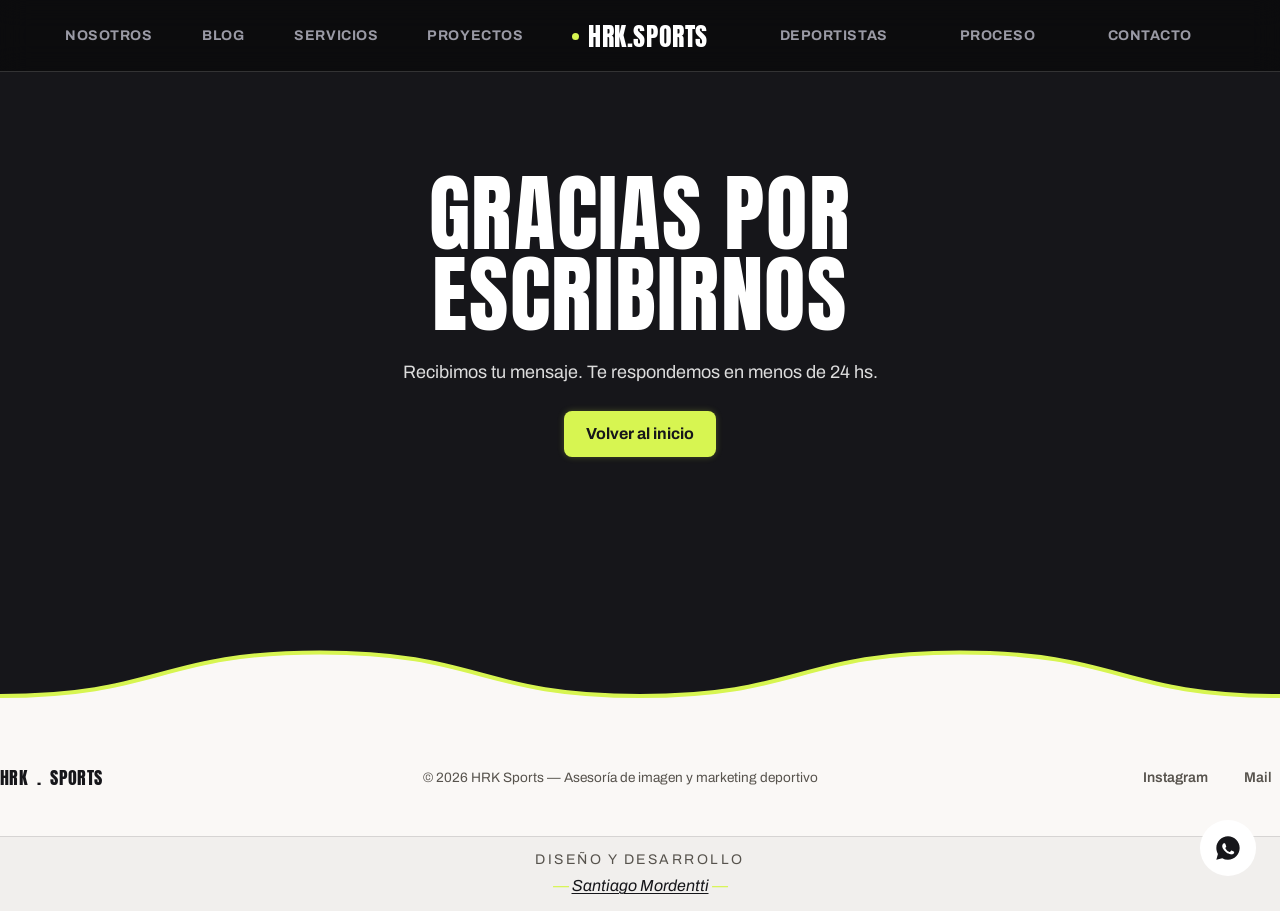
<file: gracias.html>
<!DOCTYPE html>
<html lang="es-AR">
<head>
<meta charset="UTF-8">
<meta name="viewport" content="width=device-width, initial-scale=1.0">
<title>Gracias por tu consulta — HRK Sports</title>
<meta name="description" content="Recibimos tu consulta. El equipo de HRK Sports te responde en menos de 24 horas.">
<meta name="robots" content="noindex, follow">
<meta name="theme-color" content="#16161a">
<link rel="canonical" href="https://www.hrk-sports.com/gracias.html">

<link rel="icon" href="/favicon.ico" sizes="32x32">
<link rel="icon" type="image/svg+xml" href="/favicon.svg">
<link rel="icon" type="image/png" sizes="512x512" href="/favicon-512.png">
<link rel="apple-touch-icon" href="/apple-touch-icon.png">
<link rel="manifest" href="/site.webmanifest">

<link rel="preconnect" href="https://fonts.googleapis.com">
<link rel="preconnect" href="https://fonts.gstatic.com" crossorigin>
<link href="https://fonts.googleapis.com/css2?family=Anton&family=Archivo:ital,wght@0,400;0,500;0,600;0,700;1,400&family=Archivo+Expanded:wght@600;700;800;900&display=swap" rel="stylesheet">
<style>
  :root{
    --bg:#16161a;
    --surface:#1e1e23;
    --card:var(--surface);
    --ink:#ffffff;
    --ink-faint:rgba(255,255,255,.6);
    --line:rgba(255,255,255,.16);
    --accent:#D7F551;
    --accent-hover:#e3ff6e;
    --accent-ink:var(--bg);
    --accent-deep:#5c6810;
    --bg-light:#faf8f6;
    --glow-hover:0 0 8px rgba(255,255,255,.2);
    --glow-primary-rest:0 0 6px rgba(255,255,255,.14);
    --radius-sm:8px;
    --radius-lg:24px;
    --container:1280px;
    --container-pad:48px;
    --space-section:96px;
    --space-item:24px;
    --space-tight:12px;
    --text-sm:14px;
    --font:'Archivo',system-ui,sans-serif;
    --display:'Archivo Expanded','Archivo',system-ui,sans-serif;
    --title:'Anton',var(--display),sans-serif;
    --title-tracking:0.02em;
    --title-leading:0.95;
    --h1:clamp(1.35rem,6.5vw + .1rem,5.75rem);
  }
  *{margin:0;padding:0;box-sizing:border-box}
  html{scroll-behavior:smooth}
  body{font-family:var(--font);background:var(--bg);color:var(--ink);line-height:1.6;-webkit-font-smoothing:antialiased;overflow-x:hidden}
  a{color:inherit;text-decoration:none}
  .wrap{max-width:var(--container);margin-inline:auto;padding-inline:var(--container-pad)}
  section{padding:var(--space-section) 0;scroll-margin-top:90px}

  /* ---------- NAV (idéntico a index.html, sin selector de idioma:
     esta página sólo existe en español) ---------- */
  header{position:fixed;inset:0 0 auto 0;z-index:200}
  header::before{content:"";position:absolute;inset:0;z-index:-1;background:rgba(10,10,12,.82);backdrop-filter:blur(14px);-webkit-backdrop-filter:blur(14px);border-bottom:1px solid var(--line)}
  .nav{display:grid;grid-template-columns:1fr auto 1fr;align-items:center;height:72px;padding:0 16px}
  .nav-group{display:flex;align-items:center}
  .nav-group.left{justify-content:space-evenly}
  .nav-group.right{justify-content:space-evenly}
  .nav-link{display:inline-flex;align-items:center;justify-content:center;min-height:44px;min-width:44px;font-size:.8125rem;font-weight:700;letter-spacing:.14em;text-transform:uppercase;color:#9a9aa5;transition:color .2s ease;white-space:nowrap}
  .nav-group .nav-link{font-size:.875rem;letter-spacing:.04em}
  .nav-link:hover{color:var(--accent)}
  .logo{grid-column:2;display:inline-flex;align-items:center;justify-self:center;gap:9px;font-family:var(--title);font-weight:400;font-size:1.625rem;line-height:var(--title-leading);letter-spacing:var(--title-tracking);text-transform:uppercase;color:#fff}
  .logo-dot{width:7px;height:7px;border-radius:50%;background:var(--accent);flex:none}
  .burger{grid-column:3;justify-self:end;display:none;background:none;border:0;cursor:pointer;width:44px;height:44px;position:relative;z-index:160}
  .burger span{display:block;width:22px;height:2px;background:#fff;margin:5px auto;transition:.3s}
  .nav-links{display:none}

  .btn{display:inline-flex;align-items:center;justify-content:center;min-height:44px;gap:10px;background:var(--accent);color:var(--accent-ink) !important;padding:10px 22px;border-radius:var(--radius-sm);font-weight:700;font-size:1rem;border:0;cursor:pointer;text-decoration:none;box-shadow:0 0 6px rgba(215,245,81,.25);transition:background .2s ease,box-shadow .2s ease}
  .btn:hover{background:var(--accent-hover);box-shadow:0 0 10px rgba(227,255,110,.4)}

  /* ---------- GRACIAS ---------- */
  .thanks{min-height:70vh;display:flex;align-items:center;justify-content:center;text-align:center;background:var(--bg);color:#fff}
  .thanks-content{max-width:640px;margin:0 auto;display:flex;flex-direction:column;align-items:center;gap:var(--space-item)}
  .thanks-title{font-family:var(--title);font-weight:400;text-transform:uppercase;font-size:var(--h1);line-height:var(--title-leading);letter-spacing:var(--title-tracking)}
  .thanks-text{font-size:1.125rem;line-height:1.6;color:rgba(255,255,255,.85)}

  /* ---------- FOOTER ---------- */
  footer{background:var(--bg-light);color:var(--bg)}
  .foot{display:flex;align-items:center;justify-content:space-between;gap:var(--space-item);flex-wrap:wrap;padding:36px 0}
  .foot .logo{color:var(--bg);font-size:1.1rem}
  .foot p{color:#57534d;font-size:.85rem}
  .foot-social{display:flex;gap:var(--space-item)}
  .foot-social a{display:inline-flex;align-items:center;justify-content:center;min-height:44px;min-width:44px;padding:0 4px;color:#57534d;font-size:.88rem;font-weight:600;transition:color .2s}
  .foot-social a:hover{color:var(--accent-deep)}

  /* Banda de crédito — franja aparte debajo de la fila del footer, no un
     bloque más de la página: fondo apenas un paso más oscuro que
     --bg-light (color-mix, no un hex nuevo) y padding chico
     (--space-tight). Discreta a propósito, no compite con la marca. */
  .foot-credit-band{border-top:1px solid color-mix(in srgb, var(--bg) 12%, transparent);background:color-mix(in srgb, var(--bg) 4%, var(--bg-light));padding:var(--space-tight) 0;text-align:center}
  .foot-credit-label{font-size:var(--text-sm);letter-spacing:.18em;text-transform:uppercase;color:#57534d}
  .foot-credit-name{margin-top:2px;font-style:italic;color:var(--bg)}
  .foot-credit-name .dash{color:var(--accent)}
  /* padding+margin negativos del mismo valor: el área táctil del
     nombre crece a 44px sin mover nada visualmente (se cancelan en el
     layout). Subrayado propio porque el itálico de alrededor no
     alcanza para que se note que es tocable. */
  .foot-credit-name a{color:inherit;text-decoration:underline;text-decoration-color:currentColor;text-underline-offset:2px;padding:16px 4px;margin:-16px -4px;border-radius:3px;transition:color .2s}
  .foot-credit-name a:hover{color:var(--accent)}
  .foot-credit-name a:focus-visible{outline:2px solid var(--accent);outline-offset:2px}

  /* ---------- WHATSAPP FLOTANTE ---------- */
  .whatsapp-float{position:fixed;bottom:24px;right:24px;width:56px;height:56px;border-radius:50%;background:#fff;color:var(--bg);display:flex;align-items:center;justify-content:center;box-shadow:var(--glow-primary-rest);transition:box-shadow .2s ease;z-index:90}
  .whatsapp-float:hover{box-shadow:var(--glow-hover)}
  .whatsapp-float svg{width:28px;height:28px}

  /* ---------- SEPARADOR ONDULADO ---------- */
  .wave-seam{position:relative;width:100%;height:90px;line-height:0;pointer-events:none}
  .wave-seam svg{display:block;width:100%;height:100%}
  @media(max-width:640px){.wave-seam{height:54px}}

  /* ---------- RESPONSIVE ---------- */
  @media(max-width:960px){
    .nav-group{display:none}
    .nav-links{display:flex;position:fixed;inset:0;background:var(--bg);flex-direction:column;justify-content:center;gap:28px;transform:translateX(100%);transition:transform .3s;z-index:150}
    .nav-links.open{transform:none}
    .nav-links .nav-link{font-size:1.2rem;min-height:44px;display:inline-flex;align-items:center;justify-content:center;padding:6px 0}
    .nav-links a.btn{font-size:1.2rem}
    .burger{display:block}
    body.menu-open .burger span:nth-child(1){transform:translateY(7px) rotate(45deg);background:var(--ink)}
    body.menu-open .burger span:nth-child(2){opacity:0}
    body.menu-open .burger span:nth-child(3){transform:translateY(-7px) rotate(-45deg);background:var(--ink)}
  }
  @media(max-width:680px){
    :root{
      --container-pad:24px;
      --space-section:64px;
    }
    .foot-credit-band{padding-bottom:96px}
  }
</style>
</head>
<body>

<header id="header">
  <div class="wrap nav">
    <nav class="nav-group left" aria-label="Navegación principal">
      <a href="index.html#nosotros" class="nav-link">Nosotros</a>
      <a href="index.html#prensa" class="nav-link">Blog</a>
      <a href="index.html#servicios" class="nav-link">Servicios</a>
      <a href="index.html#trabajo" class="nav-link">Proyectos</a>
    </nav>
    <a href="index.html" class="logo"><span class="logo-dot" aria-hidden="true"></span>HRK.SPORTS</a>
    <nav class="nav-group right" aria-label="Navegación secundaria">
      <a href="index.html#deportistas" class="nav-link">Deportistas</a>
      <a href="index.html#proceso" class="nav-link">Proceso</a>
      <a href="index.html#contacto" class="nav-link">Contacto</a>
    </nav>
    <button class="burger" id="burger" aria-label="Menú"><span></span><span></span><span></span></button>
  </div>
  <nav class="nav-links" id="navLinks">
    <a href="index.html#nosotros" class="nav-link">Nosotros</a>
    <a href="index.html#prensa" class="nav-link">Blog</a>
    <a href="index.html#servicios" class="nav-link">Servicios</a>
    <a href="index.html#trabajo" class="nav-link">Proyectos</a>
    <a href="index.html#deportistas" class="nav-link">Deportistas</a>
    <a href="index.html#proceso" class="nav-link">Proceso</a>
    <a href="index.html#contacto" class="btn">Contacto</a>
  </nav>
</header>

<main>
<section class="thanks">
  <div class="wrap thanks-content">
    <h1 class="thanks-title">Gracias por escribirnos</h1>
    <p class="thanks-text">Recibimos tu mensaje. Te respondemos en menos de 24&nbsp;hs.</p>
    <a href="index.html" class="btn">Volver al inicio</a>
  </div>
</section>
</main>

<div class="wave-seam" aria-hidden="true"><svg viewBox="0 0 1440 120" preserveAspectRatio="none"><rect width="1440" height="120" fill="var(--bg)"/><path d="M0,88 C180,88 180,30 360,30 C540,30 540,88 720,88 C900,88 900,30 1080,30 C1260,30 1260,88 1440,88 L1440,120 L0,120 Z" fill="var(--bg-light)"/><path d="M0,88 C180,88 180,30 360,30 C540,30 540,88 720,88 C900,88 900,30 1080,30 C1260,30 1260,88 1440,88" fill="none" stroke="var(--accent)" stroke-width="4" vector-effect="non-scaling-stroke"/></svg></div>

<a class="whatsapp-float" href="https://wa.me/5492494577556?text=Hola%20HRK%20Sports%2C%20quiero%20conocer%20m%C3%A1s%20sobre%20sus%20servicios." target="_blank" rel="noopener" aria-label="Escribirle a HRK Sports por WhatsApp">
  <svg aria-hidden="true" viewBox="0 0 24 24" fill="currentColor"><path d="M12 2C6.48 2 2 6.48 2 12c0 1.85.5 3.58 1.36 5.07L2 22l5.06-1.32A9.94 9.94 0 0012 22c5.52 0 10-4.48 10-10S17.52 2 12 2zm5.2 14.2c-.22.62-1.28 1.19-1.77 1.24-.45.05-.9.2-3.02-.63-2.56-1.02-4.2-3.6-4.33-3.77-.13-.17-1.03-1.37-1.03-2.62 0-1.24.65-1.85.88-2.1.22-.25.5-.3.66-.3.17 0 .33 0 .48.01.16.01.36-.06.56.43.22.53.73 1.83.79 1.96.06.13.1.29.02.46-.08.17-.13.28-.25.43-.13.15-.27.34-.38.46-.13.13-.26.27-.11.53.15.26.67 1.1 1.43 1.78.98.88 1.81 1.15 2.07 1.28.26.13.41.11.56-.06.15-.17.65-.75.83-1.01.17-.26.34-.21.56-.13.22.09 1.42.67 1.66.79.24.13.4.19.46.29.06.11.06.6-.16 1.22z"/></svg>
</a>

<footer>
  <div class="wrap foot">
    <a href="index.html" class="logo">HRK<span>.</span>SPORTS</a>
    <p>© 2026 HRK Sports — Asesoría de imagen y marketing deportivo</p>
    <div class="foot-social">
      <a href="https://www.instagram.com/hrk.sports/" target="_blank" rel="noopener">Instagram</a>
      <a href="mailto:hrk.sports2025@gmail.com">Mail</a>
    </div>
  </div>
  <div class="foot-credit-band">
    <div class="wrap">
      <p class="foot-credit-label">Diseño y desarrollo</p>
      <p class="foot-credit-name"><span class="dash" aria-hidden="true">—</span> <a href="https://portfolio-weld-nine-48.vercel.app/" target="_blank" rel="noopener noreferrer" aria-label="Ver el portfolio de Santiago Mordentti (abre en una pestaña nueva)">Santiago Mordentti</a> <span class="dash" aria-hidden="true">—</span></p>
    </div>
  </div>
</footer>

<script>
  const burger = document.getElementById('burger');
  const links = document.getElementById('navLinks');
  burger.addEventListener('click', () => {
    links.classList.toggle('open');
    document.body.classList.toggle('menu-open');
  });
  links.querySelectorAll('a').forEach(a => a.addEventListener('click', () => {
    links.classList.remove('open');
    document.body.classList.remove('menu-open');
  }));
</script>
</body>
</html>
</file>
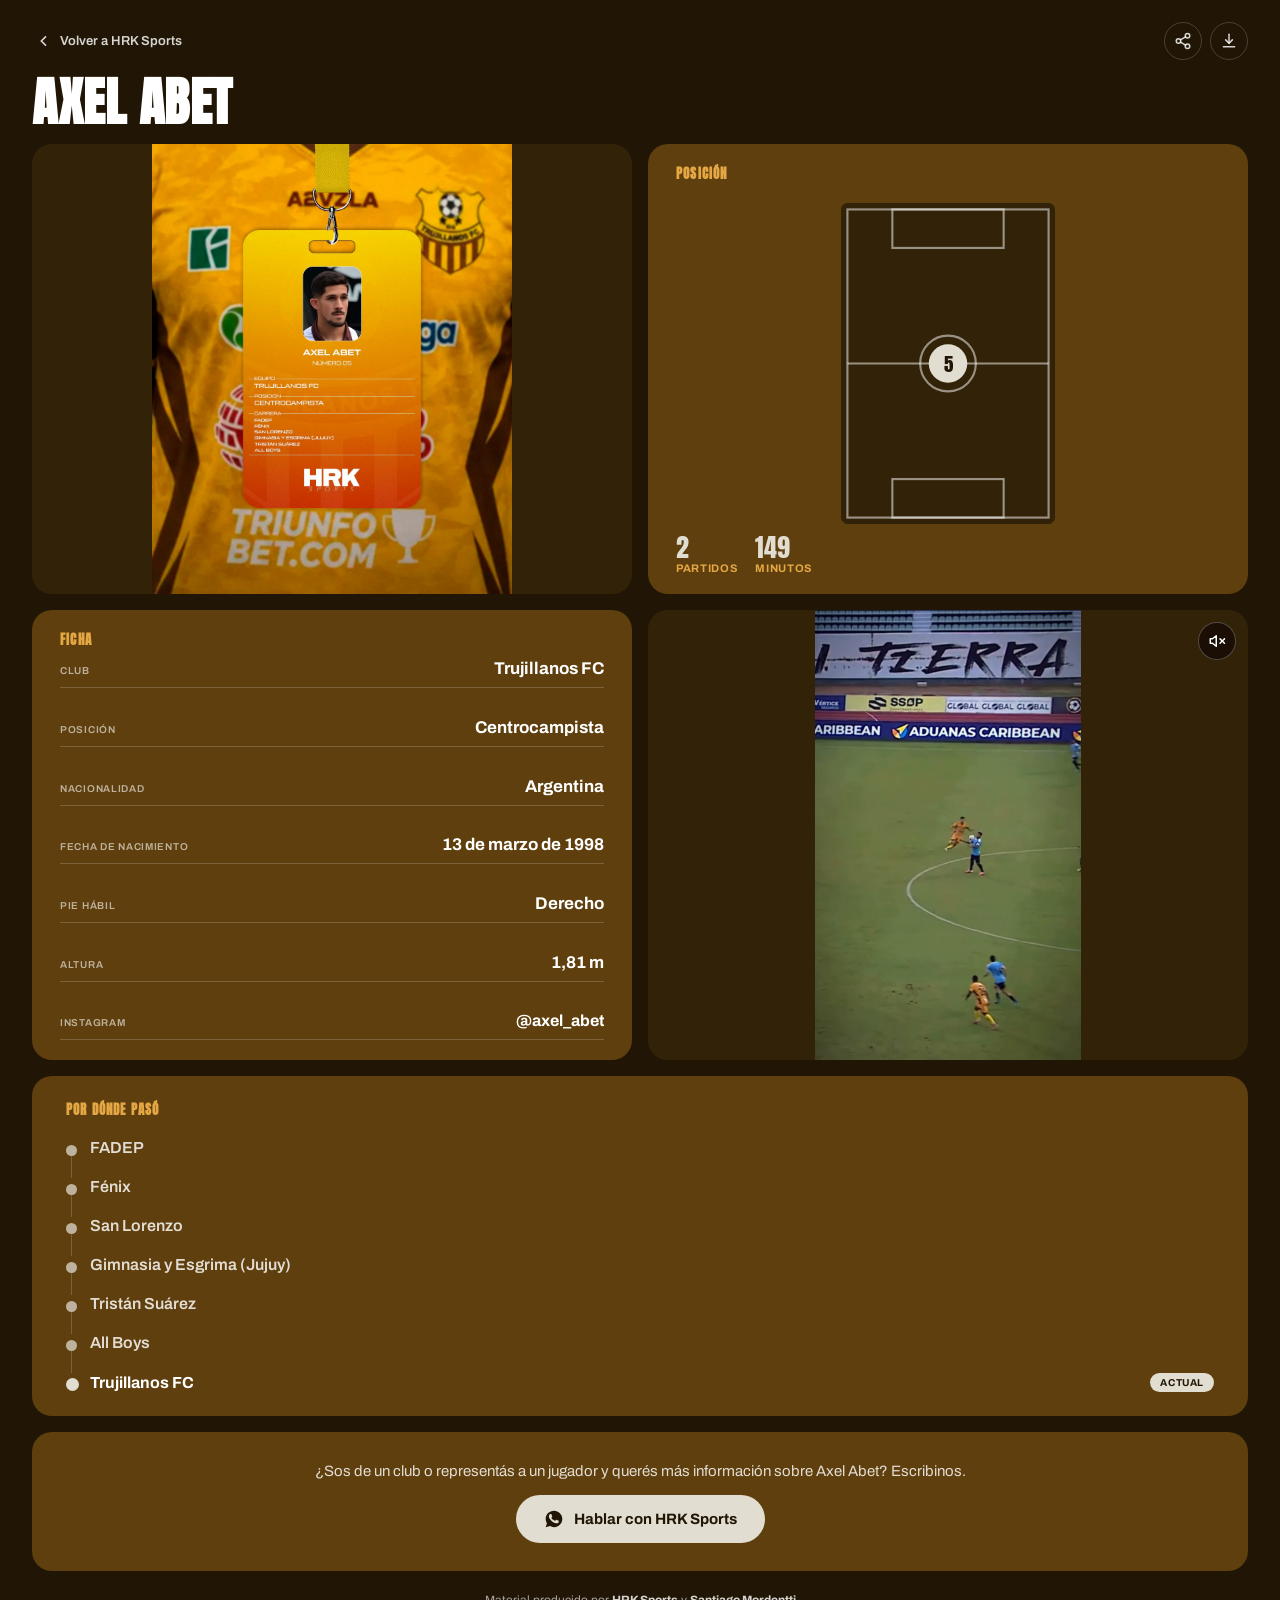
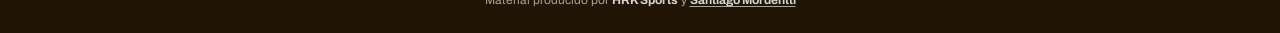
<file: cv/axel-abet.html>
<!DOCTYPE html>
<html lang="es-AR">
<head>
<meta charset="UTF-8">
<meta name="viewport" content="width=device-width, initial-scale=1.0">
<title>Axel Abet | HRK Sports</title>
<meta name="description" content="Perfil deportivo de Axel Abet, centrocampista de Trujillanos FC. Producido por HRK Sports.">
<meta name="robots" content="index, follow">
<meta property="og:type" content="profile">
<meta property="og:title" content="Axel Abet — Centrocampista, Trujillanos FC">
<meta property="og:description" content="Perfil deportivo de Axel Abet. Producido por HRK Sports.">
<meta property="og:image" content="../assets/axel.jpg">

<link rel="icon" href="/favicon.ico" sizes="32x32">
<link rel="icon" type="image/svg+xml" href="/favicon.svg">
<link rel="icon" type="image/png" sizes="512x512" href="/favicon-512.png">
<link rel="apple-touch-icon" href="/apple-touch-icon.png">
<link rel="manifest" href="/site.webmanifest">

<link rel="preconnect" href="https://fonts.googleapis.com">
<link rel="preconnect" href="https://fonts.gstatic.com" crossorigin>
<link href="https://fonts.googleapis.com/css2?family=Anton&family=Archivo:wght@400;600;700&display=swap" rel="stylesheet">
<link rel="stylesheet" href="cv.css">

<!-- =====================================================================
     BLOQUE DE DATOS — lo único que cambia de un jugador a otro.
     Para sumar un jugador nuevo: copiar este archivo entero y reemplazar
     SOLO lo que hay entre estas marcas. No hace falta tocar cv.css ni cv.js.

     Un campo en null se muestra como guion largo (—) en la ficha y se
     lista aparte como dato pendiente. No completar con estimaciones:
     lo que no está confirmado va en null hasta que se confirme.
     ===================================================================== -->
<script>
window.CV_DATA = {
  name: "Axel Abet",
  lastName: "Abet", // el apellido que se arma en la entrada del CV
  number: 5,
  position: "Centrocampista",

  club: {
    name: "Trujillanos FC",
    // Dorado y marrón sacados del escudo (dorado de la camiseta/escudo,
    // marrón de las franjas del escudo) — no del naranja de la tarjeta
    // de credencial, que es sólo la plantilla genérica.
    theme: { deep: "#211605", base: "#322207", mid: "#5E3F0D", light: "#B37819", label: "#E4A744", accent: "#E1DED1" }
  },

  // Confirmados por fuente pública, pendientes de que el jugador los
  // valide — no son datos que él mismo nos haya dado todavía.
  nationality: "Argentina", // fuente pública, pendiente de confirmación del jugador
  birth: "13 de marzo de 1998", // fuente pública, pendiente de confirmación del jugador
  foot: "Derecho", // fuente pública, pendiente de confirmación del jugador
  height: "1,81 m", // fuente pública, pendiente de confirmación del jugador

  career: ["FADEP", "Fénix", "San Lorenzo", "Gimnasia y Esgrima (Jujuy)", "Tristán Suárez", "All Boys"],

  stats: { matches: 2, minutes: 149 },

  instagram: { handle: "@axel_abet", url: "https://www.instagram.com/axel_abet/" },

  photo: {
    src: "../assets/axel.jpg",
    // Todavía no hay una foto propia: el panel de foto muestra la
    // credencial completa. isCredential:true apaga el nombre superpuesto
    // y la marca de agua de la entrada — el nombre ya está impreso
    // adentro de la credencial, repetirlo lo triplicaba en el mismo
    // cuadrante.
    isCredential: true,
    alt: "Credencial deportiva de Axel Abet para HRK Sports, con su foto, el dorsal 05 y los datos de Trujillanos FC."
  },

  video: {
    src: "../assets/abet-hrk.mp4",
    poster: "../assets/abet-hrk.jpg",
    alt: "Highlights de Axel Abet"
  }
};
</script>
<!-- ================= FIN DEL BLOQUE DE DATOS ================= -->
</head>
<body>

<main class="cv">
  <div class="cv__top">
    <a class="back" href="../index.html#deportistas">
      <svg viewBox="0 0 24 24" fill="none" stroke="currentColor" stroke-width="2.4" aria-hidden="true"><path d="M15 5l-7 7 7 7"/></svg>
      Volver a HRK Sports
    </a>
    <div class="cv-actions" data-cv="actions">
      <button type="button" class="cv-actions__btn" data-cv-action="share" aria-label="Compartir este CV">
        <svg viewBox="0 0 24 24" fill="none" stroke="currentColor" stroke-width="2" stroke-linecap="round" stroke-linejoin="round" aria-hidden="true"><circle cx="18" cy="5" r="3"/><circle cx="6" cy="12" r="3"/><circle cx="18" cy="19" r="3"/><line x1="8.6" y1="10.6" x2="15.4" y2="6.4"/><line x1="8.6" y1="13.4" x2="15.4" y2="17.6"/></svg>
      </button>
      <button type="button" class="cv-actions__btn" data-cv-action="print" aria-label="Descargar este CV en PDF">
        <svg viewBox="0 0 24 24" fill="none" stroke="currentColor" stroke-width="2" stroke-linecap="round" stroke-linejoin="round" aria-hidden="true"><path d="M12 3v12"/><path d="M7.5 10.5L12 15l4.5-4.5"/><path d="M4.5 19.5h15"/></svg>
      </button>
    </div>
  </div>

  <header class="cv-header">
    <h1 class="cv-header__name" data-cv="header-name"></h1>
  </header>

  <div class="grid">
    <!-- arriba izquierda: foto -->
    <section class="zone zone--photo" data-cv="photo" aria-label="Foto del jugador"></section>

    <!-- arriba derecha: cancha horizontal con la posición marcada -->
    <section class="card card--pitch" aria-labelledby="pos-t">
      <h2 class="card__label" id="pos-t">Posición</h2>
      <div class="pitch" data-cv="pitch"></div>
      <p class="pitch-desc" data-cv="pitch-desc"></p>
      <div class="pitch-stats" data-cv="pitch-stats"></div>
    </section>

    <!-- abajo izquierda: ficha de datos -->
    <section class="card card--facts" aria-labelledby="ficha-t">
      <h2 class="card__label" id="ficha-t">Ficha</h2>
      <ul class="facts" data-cv="facts"></ul>
    </section>

    <!-- abajo derecha: video de highlights (reservado hasta que llegue el archivo) -->
    <section class="zone zone--video" data-cv="video" aria-label="Video de highlights"></section>
  </div>

  <section class="trajectory" aria-labelledby="trayectoria-t">
    <h2 class="trajectory__label" id="trayectoria-t">Por dónde pasó</h2>
    <ol class="trajectory__list" data-cv="trajectory-list"></ol>
  </section>

  <section class="cv-contact">
    <p class="cv-contact__lede" data-cv="contact-lede"></p>
    <a class="cv-contact__cta" data-cv="contact-cta" target="_blank" rel="noopener noreferrer">
      <svg viewBox="0 0 24 24" fill="currentColor" aria-hidden="true"><path d="M12 2C6.48 2 2 6.35 2 11.7c0 1.94.57 3.75 1.55 5.28L2 22l5.2-1.5c1.47.8 3.15 1.26 4.8 1.26 5.52 0 10-4.35 10-9.7C22 6.35 17.52 2 12 2zm5.6 13.77c-.24.67-1.4 1.28-1.93 1.33-.5.05-1.06.24-3.53-.75-2.98-1.2-4.9-4.24-5.05-4.44-.15-.2-1.2-1.6-1.2-3.05 0-1.46.76-2.17 1.03-2.47.27-.3.6-.37.8-.37h.57c.18 0 .43-.03.66.5.24.56.8 1.94.87 2.08.07.15.12.32.02.52-.1.2-.15.32-.3.5-.15.17-.31.38-.44.5-.15.15-.3.31-.13.6.17.3.75 1.24 1.62 2.02 1.11 1 2.05 1.32 2.35 1.47.3.15.47.12.65-.07.17-.2.72-.85.92-1.14.2-.3.4-.24.65-.15.27.1 1.7.8 2 .95.3.15.5.22.57.35.07.13.07.75-.17 1.42z"/></svg>
      <span data-cv="contact-cta-label"></span>
    </a>
    <p class="cv-contact__print" data-cv="contact-print"></p>
  </section>

  <footer class="cv__foot">
    <span class="sig">Material producido por <strong>HRK Sports</strong> y <a href="https://portfolio-weld-nine-48.vercel.app/" target="_blank" rel="noopener noreferrer" aria-label="Ver el portfolio de Santiago Mordentti (abre en una pestaña nueva)"><strong>Santiago Mordentti</strong></a></span>
  </footer>
</main>

<script src="cv.js"></script>
</body>
</html>
</file>
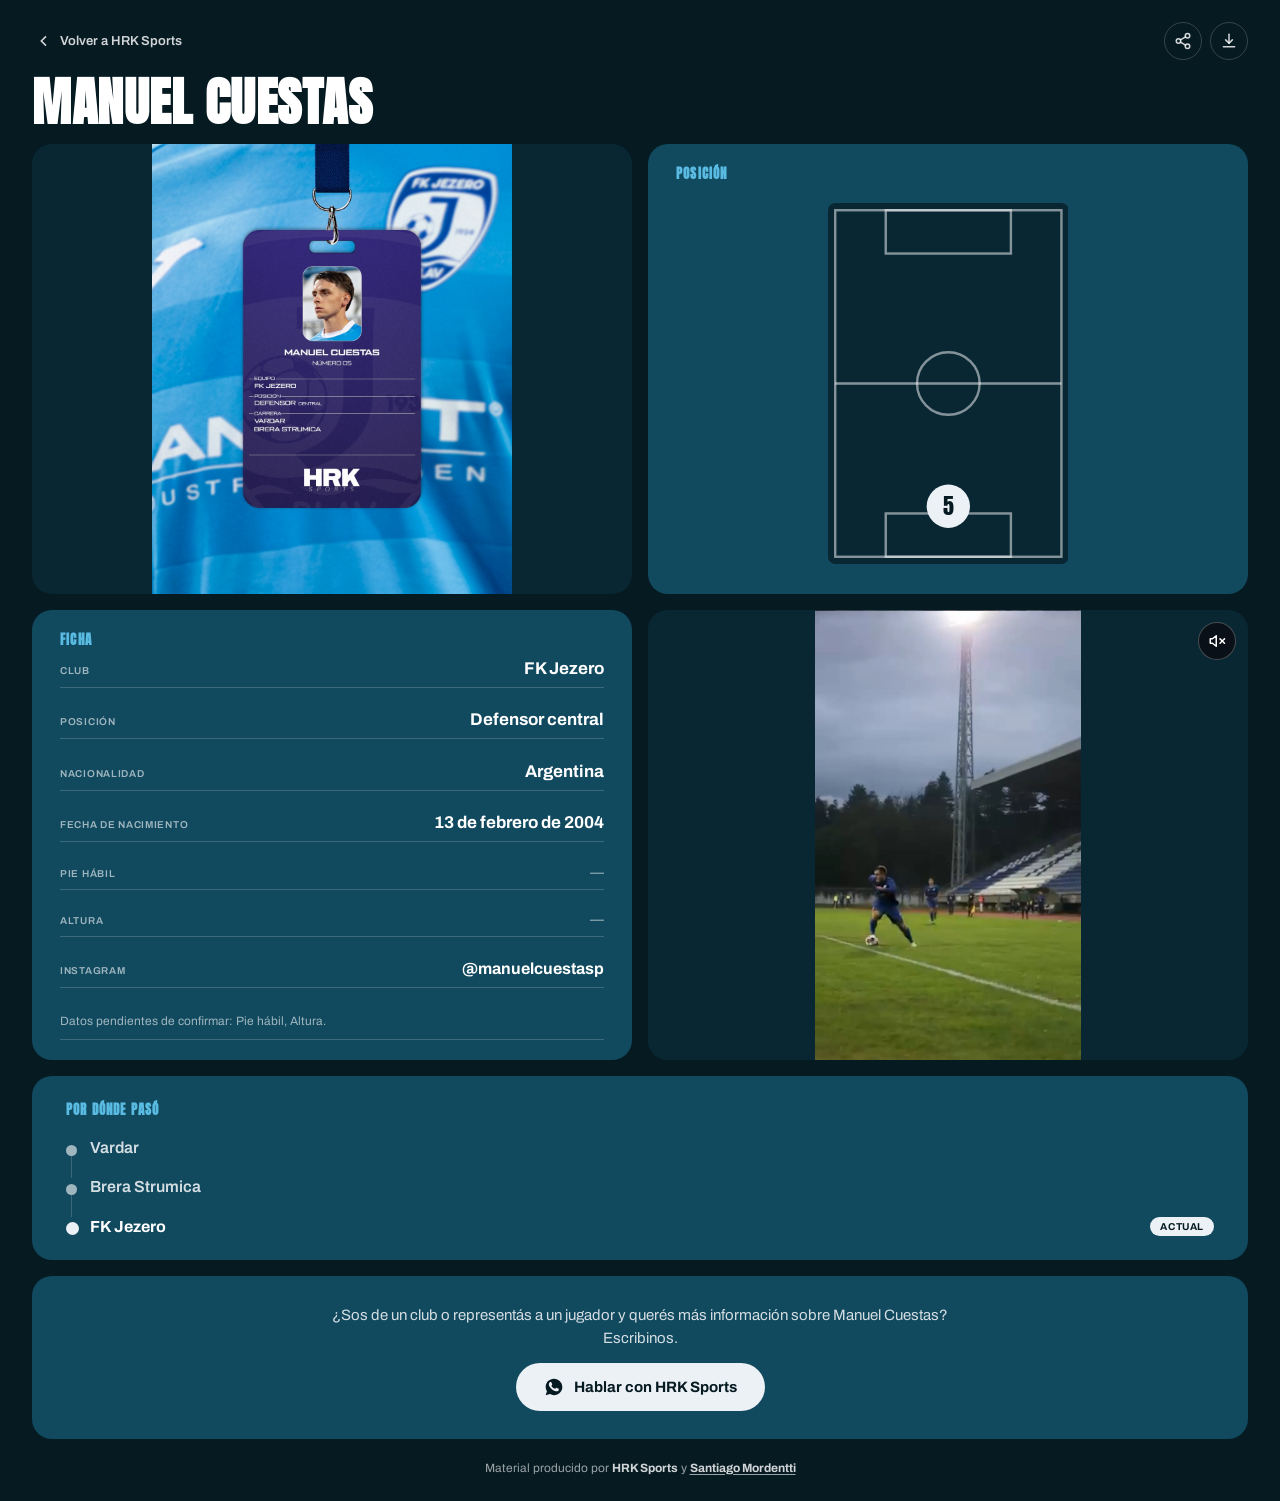
<file: cv/manuel-cuestas.html>
<!DOCTYPE html>
<html lang="es-AR">
<head>
<meta charset="UTF-8">
<meta name="viewport" content="width=device-width, initial-scale=1.0">
<title>Manuel Cuestas | HRK Sports</title>
<meta name="description" content="Perfil deportivo de Manuel Cuestas, defensor central de FK Jezero. Producido por HRK Sports.">
<meta name="robots" content="index, follow">
<meta property="og:type" content="profile">
<meta property="og:title" content="Manuel Cuestas — Defensor central, FK Jezero">
<meta property="og:description" content="Perfil deportivo de Manuel Cuestas. Producido por HRK Sports.">
<meta property="og:image" content="../assets/manu.jpg">

<link rel="icon" href="/favicon.ico" sizes="32x32">
<link rel="icon" type="image/svg+xml" href="/favicon.svg">
<link rel="icon" type="image/png" sizes="512x512" href="/favicon-512.png">
<link rel="apple-touch-icon" href="/apple-touch-icon.png">
<link rel="manifest" href="/site.webmanifest">

<link rel="preconnect" href="https://fonts.googleapis.com">
<link rel="preconnect" href="https://fonts.gstatic.com" crossorigin>
<link href="https://fonts.googleapis.com/css2?family=Anton&family=Archivo:wght@400;600;700&display=swap" rel="stylesheet">
<link rel="stylesheet" href="cv.css">

<!-- =====================================================================
     BLOQUE DE DATOS — lo único que cambia de un jugador a otro.
     Para sumar un jugador nuevo: copiar este archivo entero y reemplazar
     SOLO lo que hay entre estas marcas. No hace falta tocar cv.css ni cv.js.

     Un campo en null se muestra como guion largo (—) en la ficha y se
     lista aparte como dato pendiente. No completar con estimaciones:
     lo que no está confirmado va en null hasta que se confirme.
     ===================================================================== -->
<script>
window.CV_DATA = {
  name: "Manuel Cuestas",
  lastName: "Cuestas", // el apellido que se arma en la entrada del CV
  number: 5,
  position: "Defensor central",

  club: {
    name: "FK Jezero",
    // Celeste y azul sacados del escudo y la camiseta — no del violeta
    // de la tarjeta de credencial, que es sólo la plantilla genérica.
    theme: { deep: "#061A22", base: "#092733", mid: "#11495F", light: "#1F85AD", label: "#5ABBE2", accent: "#ECF1F6" }
  },

  // Confirmados por fuente pública, pendientes de que el jugador los
  // valide — no son datos que él mismo nos haya dado todavía.
  nationality: "Argentina", // fuente pública, pendiente de confirmación del jugador
  birth: "13 de febrero de 2004", // fuente pública, pendiente de confirmación del jugador
  foot: null, // sin dato
  height: null, // sin dato

  career: ["Vardar", "Brera Strumica"],

  // Sin stats todavía: no se agrega el campo, así el bloque de
  // estadísticas de la cancha directamente no aparece (nada de ceros
  // ni de "sin datos" de relleno).

  instagram: { handle: "@manuelcuestasp", url: "https://www.instagram.com/manuelcuestasp/" },

  photo: {
    src: "../assets/manu.jpg",
    // Todavía no hay una foto propia: el panel de foto muestra la
    // credencial completa. isCredential:true apaga el nombre superpuesto
    // y la marca de agua de la entrada — el nombre ya está impreso
    // adentro de la credencial, repetirlo lo triplicaba en el mismo
    // cuadrante.
    isCredential: true,
    alt: "Credencial deportiva de Manuel Cuestas para HRK Sports, con su foto, el dorsal 05 y los datos de FK Jezero."
  },

  video: {
    src: "../assets/manu-hrk.mp4",
    poster: "../assets/manu-hrk.jpg",
    alt: "Highlights de Manuel Cuestas"
  }
};
</script>
<!-- ================= FIN DEL BLOQUE DE DATOS ================= -->
</head>
<body>

<main class="cv">
  <div class="cv__top">
    <a class="back" href="../index.html#deportistas">
      <svg viewBox="0 0 24 24" fill="none" stroke="currentColor" stroke-width="2.4" aria-hidden="true"><path d="M15 5l-7 7 7 7"/></svg>
      Volver a HRK Sports
    </a>
    <div class="cv-actions" data-cv="actions">
      <button type="button" class="cv-actions__btn" data-cv-action="share" aria-label="Compartir este CV">
        <svg viewBox="0 0 24 24" fill="none" stroke="currentColor" stroke-width="2" stroke-linecap="round" stroke-linejoin="round" aria-hidden="true"><circle cx="18" cy="5" r="3"/><circle cx="6" cy="12" r="3"/><circle cx="18" cy="19" r="3"/><line x1="8.6" y1="10.6" x2="15.4" y2="6.4"/><line x1="8.6" y1="13.4" x2="15.4" y2="17.6"/></svg>
      </button>
      <button type="button" class="cv-actions__btn" data-cv-action="print" aria-label="Descargar este CV en PDF">
        <svg viewBox="0 0 24 24" fill="none" stroke="currentColor" stroke-width="2" stroke-linecap="round" stroke-linejoin="round" aria-hidden="true"><path d="M12 3v12"/><path d="M7.5 10.5L12 15l4.5-4.5"/><path d="M4.5 19.5h15"/></svg>
      </button>
    </div>
  </div>

  <header class="cv-header">
    <h1 class="cv-header__name" data-cv="header-name"></h1>
  </header>

  <div class="grid">
    <!-- arriba izquierda: foto -->
    <section class="zone zone--photo" data-cv="photo" aria-label="Foto del jugador"></section>

    <!-- arriba derecha: cancha horizontal con la posición marcada -->
    <section class="card card--pitch" aria-labelledby="pos-t">
      <h2 class="card__label" id="pos-t">Posición</h2>
      <div class="pitch" data-cv="pitch"></div>
      <p class="pitch-desc" data-cv="pitch-desc"></p>
      <div class="pitch-stats" data-cv="pitch-stats"></div>
    </section>

    <!-- abajo izquierda: ficha de datos -->
    <section class="card card--facts" aria-labelledby="ficha-t">
      <h2 class="card__label" id="ficha-t">Ficha</h2>
      <ul class="facts" data-cv="facts"></ul>
    </section>

    <!-- abajo derecha: video de highlights (reservado hasta que llegue el archivo) -->
    <section class="zone zone--video" data-cv="video" aria-label="Video de highlights"></section>
  </div>

  <section class="trajectory" aria-labelledby="trayectoria-t">
    <h2 class="trajectory__label" id="trayectoria-t">Por dónde pasó</h2>
    <ol class="trajectory__list" data-cv="trajectory-list"></ol>
  </section>

  <section class="cv-contact">
    <p class="cv-contact__lede" data-cv="contact-lede"></p>
    <a class="cv-contact__cta" data-cv="contact-cta" target="_blank" rel="noopener noreferrer">
      <svg viewBox="0 0 24 24" fill="currentColor" aria-hidden="true"><path d="M12 2C6.48 2 2 6.35 2 11.7c0 1.94.57 3.75 1.55 5.28L2 22l5.2-1.5c1.47.8 3.15 1.26 4.8 1.26 5.52 0 10-4.35 10-9.7C22 6.35 17.52 2 12 2zm5.6 13.77c-.24.67-1.4 1.28-1.93 1.33-.5.05-1.06.24-3.53-.75-2.98-1.2-4.9-4.24-5.05-4.44-.15-.2-1.2-1.6-1.2-3.05 0-1.46.76-2.17 1.03-2.47.27-.3.6-.37.8-.37h.57c.18 0 .43-.03.66.5.24.56.8 1.94.87 2.08.07.15.12.32.02.52-.1.2-.15.32-.3.5-.15.17-.31.38-.44.5-.15.15-.3.31-.13.6.17.3.75 1.24 1.62 2.02 1.11 1 2.05 1.32 2.35 1.47.3.15.47.12.65-.07.17-.2.72-.85.92-1.14.2-.3.4-.24.65-.15.27.1 1.7.8 2 .95.3.15.5.22.57.35.07.13.07.75-.17 1.42z"/></svg>
      <span data-cv="contact-cta-label"></span>
    </a>
    <p class="cv-contact__print" data-cv="contact-print"></p>
  </section>

  <footer class="cv__foot">
    <span class="sig">Material producido por <strong>HRK Sports</strong> y <a href="https://portfolio-weld-nine-48.vercel.app/" target="_blank" rel="noopener noreferrer" aria-label="Ver el portfolio de Santiago Mordentti (abre en una pestaña nueva)"><strong>Santiago Mordentti</strong></a></span>
  </footer>
</main>

<script src="cv.js"></script>
</body>
</html>
</file>
<file: cv/cv.css>
/* ==========================================================================
   Plantilla de CV de jugador — HRK Sports.
   Compartida por todos los jugadores: no se toca para sumar uno nuevo.

   Paleta del club: son las únicas variables que hay que cambiar para
   armar el CV de un jugador de otro club. Los valores de abajo son los
   de Carabobo FC (bordó + el blanco de su escudo). Un jugador puede
   además pisarlas puntualmente desde su propio bloque de datos
   (CV_DATA.club.theme), que cv.js aplica como custom properties inline
   si están presentes.

   --club-accent es el color que más resalta en la página (número sobre
   la foto, marcador en la cancha, foco de teclado): tiene que salir del
   escudo/uniforme del club, nunca del verde lima de HRK. Acá se sacó de
   assets/eze.jpg, muestreando el escudo de Carabobo FC — blanco
   (#F4F1ED) en vez del dorado del sol del escudo (#E6CC72), porque el
   blanco da mejor contraste sobre los tres tonos de bordó (15.9–17.9:1
   contra 6.4–11.3:1 del dorado; detalle en el commit).
   ========================================================================== */
:root{
  --club-deep:#2A0E19;    /* fondo de página */
  --club-base:#3A1524;    /* paneles secundarios / cancha */
  --club-mid:#6B2C41;     /* tarjetas (ficha, posición) */
  --club-light:#A35C6B;   /* acento decorativo — NO usar como texto chico: no llega a AA */
  --club-label:#D9A6B5;   /* derivado de --club-light, sí cumple AA para texto chico */
  --club-accent:#F4F1ED;  /* blanco del escudo — número, marcador y foco */

  --ink:#FFFFFF;
  --ink-soft:rgba(255,255,255,.82);
  --ink-faint:rgba(255,255,255,.6);
  --line:rgba(255,255,255,.18);

  --font-display:'Anton', sans-serif;
  --font-body:'Archivo', sans-serif;

  --radius:20px;
}

*{box-sizing:border-box}
html,body{margin:0;padding:0}
body{
  background:var(--club-deep);
  color:var(--ink);
  font-family:var(--font-body);
  -webkit-font-smoothing:antialiased;
}
img{max-width:100%;display:block}
a{color:inherit}

:focus-visible{outline:2px solid var(--club-accent);outline-offset:3px;border-radius:4px}

/* ---------- estructura ----------
   Sin altura fija ni overflow:hidden: la página tiene la altura que le
   pida el contenido. La regla de "todo entra en una pantalla" venía del
   boceto original, con la mitad del contenido de hoy — con la ficha,
   las estadísticas y el encabezado ya no entraba sin cortar algo. */
.cv{
  display:flex;
  flex-direction:column;
  min-height:100dvh;
  padding:22px clamp(16px,3vw,32px) 26px;
  gap:16px;
}
.cv__top{
  flex:none;
  display:flex;
  align-items:center;
  justify-content:space-between;
  gap:16px;
}
.back{
  display:inline-flex;
  align-items:center;
  gap:8px;
  font-size:13px;
  font-weight:600;
  color:var(--ink-soft);
  text-decoration:none;
  padding:6px 4px;
}
.back svg{width:16px;height:16px}
.back:hover{color:var(--ink)}

/* ---------- barra de acciones ----------
   Fila simple con gap: sumar un tercer botón (idioma, más adelante) es
   agregar otro <button class="cv-actions__btn"> acá adentro, no hay que
   rehacer nada. */
.cv-actions{
  position:relative;
  flex:none;
  display:flex;
  align-items:center;
  gap:8px;
}
.cv-actions__btn{
  display:flex;
  align-items:center;
  justify-content:center;
  width:38px;
  height:38px;
  flex:none;
  border-radius:999px;
  border:1px solid var(--line);
  background:transparent;
  color:var(--ink-soft);
  cursor:pointer;
  padding:0;
}
.cv-actions__btn svg{width:18px;height:18px}
.cv-actions__btn:hover{color:var(--ink);border-color:var(--ink-soft)}

/* ---------- lista de compartir (computadora) ----------
   cv.js envuelve el botón de compartir en .cv-share para anclar la
   lista justo debajo — arriba a la derecha, así que se abre hacia
   abajo y hacia la izquierda (right:0, crece hacia adentro de la
   página, nunca se sale por el borde). Mismos colores de tarjeta,
   radio y tipografía que el resto del CV: no es un menú genérico del
   navegador. */
.cv-share{position:relative}
.cv-share__menu{
  position:absolute;
  top:calc(100% + 8px);
  right:0;
  z-index:2;
  margin:0;
  padding:6px;
  list-style:none;
  width:max-content;
  min-width:190px;
  max-width:calc(100vw - 32px);
  background:var(--club-mid);
  border:1px solid var(--line);
  border-radius:14px;
  box-shadow:0 16px 36px rgba(0,0,0,.4);
}
.cv-share__menu[hidden]{display:none}
.cv-share__item{
  display:flex;
  align-items:center;
  gap:10px;
  width:100%;
  padding:10px 12px;
  border:none;
  border-radius:9px;
  background:transparent;
  color:var(--ink);
  font-family:var(--font-body);
  font-size:14px;
  font-weight:600;
  text-align:left;
  text-decoration:none;
  cursor:pointer;
}
.cv-share__item svg{width:18px;height:18px;flex:none;color:var(--club-label)}
.cv-share__item:hover{background:rgba(255,255,255,.08)}
.cv-share__item:focus-visible{
  background:rgba(255,255,255,.08);
  outline:2px solid var(--club-accent);
  outline-offset:-2px;
}

/* ---------- encabezado ----------
   El CV no tenía título propio: el nombre sólo vivía en chico, dentro
   de la credencial. Esto es lo primero que se lee al abrir la página.
   Sólo el nombre — el número y el club salían acá también, pero ya
   están sin repetir en otro lado (club en la ficha, número en el
   marcador de la cancha). */
.cv-header{
  flex:none;
  display:flex;
  align-items:baseline;
  flex-wrap:wrap;
  column-gap:18px;
  row-gap:4px;
}
.cv-header__name{
  margin:0;
  font-family:var(--font-display);
  font-size:clamp(32px,4.6vw,52px);
  line-height:1;
  text-transform:uppercase;
  letter-spacing:.01em;
  color:var(--ink);
}

/* Columnas iguales (antes 1.1fr/1fr) y los cuatro paneles con la misma
   relación de aspecto (--panel-ar): con el mismo ancho de columna, la
   misma proporción da la misma altura sin depender de cuánto contenido
   tenga cada uno — ni de si ya cargó el video. Antes cada zona tenía su
   propia medida (la foto por aspect-ratio, la cancha y la ficha por su
   contenido, el video por sus dimensiones reales) y terminaban los
   cuatro de un tamaño distinto. */
.grid{
  flex:none;
  display:grid;
  grid-template-columns:1fr 1fr;
  grid-template-rows:auto auto;
  gap:16px;
  --panel-ar:4/3;
}
.zone--photo,
.card--pitch,
.card--facts,
.zone--video{
  aspect-ratio:var(--panel-ar);
}

/* ---------- por dónde pasó (trayectoria) ----------
   Antes era una fila más de la ficha, un renglón con los clubes
   separados por puntos medios — con seis clubes (el caso de Axel
   Abet) no se leía, y era justo el primer dato que mira quien evalúa
   a un jugador. Ahora es su propio bloque de ancho completo, entre la
   grilla y la franja de contacto: tiene lugar para respirar en vez de
   competir por espacio dentro de la ficha, que además mide siempre lo
   mismo (--panel-ar) — no se podía estirar para una lista larga sin
   arriesgar que se cortara. */
.trajectory{
  flex:none;
  background:var(--club-mid);
  border-radius:var(--radius);
  padding:24px clamp(20px,3vw,34px);
}
.trajectory__label{
  margin:0 0 20px;
  font-family:var(--font-display);
  font-size:13px;
  letter-spacing:.09em;
  text-transform:uppercase;
  color:var(--club-label);
}
.trajectory__list{
  list-style:none;
  margin:0;
  padding:0;
}
/* El punto y la línea son ::before/::after del propio <li>, anclados
   con top/left y bottom/left fijos (no un cálculo de porcentaje
   contra la altura del item, que con texto de una sola línea y
   padding constante no hacía falta y resultaba frágil). El punto
   queda a una distancia fija del techo del renglón; la línea arranca
   justo debajo del punto y se extiende hasta el borde inferior del
   padding, que es exactamente donde empieza el próximo item — como
   los <li> se apilan sin gap entre ellos, ese punto coincide con el
   techo del próximo punto, y la línea queda continua. Con un solo
   club en la lista, el último item es también el primero: la regla de
   :last-child ya alcanza, sin caso especial. */
.trajectory__item{
  position:relative;
  display:flex;
  align-items:center;
  gap:14px;
  padding:0 0 22px 24px;
  font-size:16px;
  font-weight:600;
  color:var(--ink-soft);
}
.trajectory__item:last-child{padding-bottom:0}
.trajectory__item::before{
  content:'';
  position:absolute;
  left:0;
  top:6px;
  width:11px;
  height:11px;
  border-radius:50%;
  background:var(--ink-faint);
}
.trajectory__item:not(:last-child)::after{
  content:'';
  position:absolute;
  left:5px;
  top:17px;
  bottom:0;
  width:1px;
  background:var(--line);
}
.trajectory__club{flex:1}
.trajectory__item--current{color:var(--ink);font-weight:700}
.trajectory__item--current::before{
  width:13px;
  height:13px;
  top:5px;
  background:var(--club-accent);
}
.trajectory__badge{
  flex:none;
  font-size:10px;
  font-weight:700;
  letter-spacing:.06em;
  text-transform:uppercase;
  color:var(--club-deep);
  background:var(--club-accent);
  padding:4px 10px;
  border-radius:999px;
}

/* ---------- franja de contacto ----------
   El cierre de la página, no un banner pegado encima: mismos colores
   de club que el resto (--club-mid, --club-accent), misma familia
   tipográfica. Pensada para quien ya vio el perfil — un club o un
   representante — no para el jugador. */
.cv-contact{
  flex:none;
  background:var(--club-mid);
  border-radius:var(--radius);
  padding:clamp(18px,3vw,28px) clamp(20px,5vw,48px);
  display:flex;
  flex-direction:column;
  align-items:center;
  text-align:center;
  gap:12px;
}
.cv-contact__lede{
  margin:0;
  max-width:44em;
  font-size:15px;
  line-height:1.55;
  color:var(--ink-soft);
}
.cv-contact__cta{
  display:inline-flex;
  align-items:center;
  gap:10px;
  padding:14px 28px;
  border-radius:999px;
  background:var(--club-accent);
  color:var(--club-deep);
  font-weight:700;
  font-size:15px;
  text-decoration:none;
}
.cv-contact__cta svg{width:20px;height:20px;flex:none}
@media(prefers-reduced-motion:no-preference){
  .cv-contact__cta{transition:filter .15s ease}
}
.cv-contact__cta:hover{filter:brightness(.93)}
.cv-contact__print{display:none}

.cv__foot{flex:none;display:flex;justify-content:center;padding-top:6px}
.sig{font-size:12px;color:var(--ink-faint)}
.sig strong{color:var(--ink-soft);font-weight:700}
/* El nombre es el único enlace de la frase (HRK Sports queda como
   texto). padding+margin negativos del mismo valor: el área táctil
   crece a 44px sin mover nada visualmente, ya que se cancelan en el
   layout. Subrayado propio porque el peso de .sig strong ya lo hace
   ver como texto normal, no como algo tocable. */
.sig a{color:inherit;text-decoration:underline;text-decoration-color:currentColor;text-underline-offset:2px;padding:16px 4px;margin:-16px -4px;border-radius:3px;transition:color .2s}
.sig a:hover{color:var(--club-accent)}

/* ---------- zona: foto ----------
   La relación de aspecto sale de --panel-ar (compartida con los otros
   tres paneles), no de una propia. */
.zone--photo{
  position:relative;
  overflow:hidden;
  border-radius:var(--radius);
  background:var(--club-base);
}
.zone--photo img{
  width:100%;
  height:100%;
  object-fit:cover;
  object-position:center 20%;
}
/* La credencial (isCredential:true) es vertical (4/5) y el cuadrante
   ahora es más ancho que alto: si se recortara con object-fit:cover se
   comería el nombre impreso en la tarjeta. object-fit:contain la deja
   siempre entera — las franjas que sobran a los costados quedan
   pintadas con el fondo del club (el mismo --club-base del cuadrante)
   en vez de verse como un hueco. */
.zone--photo--credential img{
  object-fit:contain;
  background:var(--club-base);
}

/* ---------- tarjetas (ficha / posición) ---------- */
.card{
  background:var(--club-mid);
  border-radius:var(--radius);
  padding:20px clamp(18px,2.6vw,28px);
  display:flex;
  flex-direction:column;
}
.card__label{
  margin:0 0 10px;
  font-family:var(--font-display);
  font-size:13px;
  letter-spacing:.09em;
  text-transform:uppercase;
  color:var(--club-label);
}

/* ---------- ficha de datos ----------
   El valor pesa claramente más que la etiqueta: la etiqueta es
   referencia (chica, apagada, en ink-faint — ya no en el color de
   acento del club, que le daba demasiada presencia), el valor es el
   contenido real (más grande, más peso, blanco pleno). */
/* La trayectoria (antes una fila más acá) se fue a su propio bloque
   ("por dónde pasó", ver más abajo), así que a la ficha le quedó
   menos contenido para el mismo alto fijo (--panel-ar). En vez de
   dejar ese sobrante como un hueco abajo de la lista, flex:1 hace que
   .facts ocupe todo el alto que le sobra a la tarjeta, y
   justify-content:space-between reparte esa demasía entre las filas
   (el gap de 9px queda como piso mínimo si además hiciera falta
   achicarse) — la primera fila arranca pegada a la etiqueta y la
   última llega hasta abajo, la ficha se sigue viendo completa, no
   vacía. min-height:0 es lo que deja que, si algún día no entrara,
   overflow-y:auto pueda scrollear en vez de desbordar la tarjeta. */
.facts{
  list-style:none;
  margin:0;
  padding:0;
  display:flex;
  flex-direction:column;
  flex:1;
  min-height:0;
  justify-content:space-between;
  gap:9px;
  overflow-y:auto;
}
.facts li{
  display:flex;
  align-items:baseline;
  justify-content:space-between;
  gap:14px;
  padding-bottom:9px;
  border-bottom:1px solid var(--line);
}
.facts__k{
  flex:none;
  font-size:10px;
  font-weight:600;
  text-transform:uppercase;
  letter-spacing:.07em;
  color:var(--ink-faint);
}
.facts__v{
  text-align:right;
  font-size:17px;
  font-weight:700;
  color:var(--ink);
}
.facts__v--pending{
  font-size:14px;
  font-weight:400;
  font-style:italic;
  color:var(--ink-faint);
}
.facts__ig{
  text-decoration:none;
  font-weight:700;
  border-bottom:1px solid transparent;
}
.facts__ig:hover{border-bottom-color:currentColor}
.facts__note{
  border-bottom:none;
  padding-top:2px;
  font-size:12px;
  line-height:1.5;
  color:var(--ink-faint);
  display:block;
}

/* La trayectoria es lo primero que lee quien evalúa a un jugador: se
   apila (etiqueta arriba, texto abajo) en vez de ir en la misma línea
   que la etiqueta, y su texto es más grande que el resto de los
   valores — entraba apretada en un solo renglón. */
.facts li.facts__row--feature{
  flex-direction:column;
  align-items:flex-start;
  gap:8px;
}
.facts__v--feature{
  text-align:left;
  font-size:19px;
  line-height:1.45;
}

/* ---------- cancha / posición ----------
   La tarjeta ahora tiene una altura fija (--panel-ar), no la que le
   pida su contenido, así que el SVG (vertical, 100×150) ya no puede
   medir por ancho: con el ancho completo se iba mucho más alto que la
   tarjeta. .pitch ocupa el espacio que sobra debajo de la etiqueta y de
   las estadísticas (flex:1), y el SVG mide por alto dentro de eso —
   más chico, pero completo y con el marcador en su lugar. */
.card--pitch{gap:10px}
.pitch{display:flex;align-items:center;justify-content:center;flex:1;min-height:0}
.pitch svg{width:auto;height:100%;max-width:100%;aspect-ratio:100/150}
.pitch__turf{fill:var(--club-base)}
.pitch__line{stroke:rgba(255,255,255,.5);stroke-width:1}
.pitch__marker{fill:var(--club-accent)}
.pitch__number{
  fill:var(--club-deep);
  font-family:var(--font-display);
  font-size:9px;
}
/* Sólo para lectores de pantalla: sin esta descripción el dibujo de la
   cancha no dice nada a quien no lo ve. Oculta visualmente (no
   display:none, que también la saca del árbol de accesibilidad). */
.pitch-desc{
  position:absolute;
  width:1px;height:1px;
  padding:0;margin:-1px;
  overflow:hidden;
  clip:rect(0,0,0,0);
  white-space:nowrap;
  border:0;
}

.pitch-stats{
  display:flex;
  flex-wrap:wrap;
  gap:10px 18px;
}
.pitch-stats__item{
  display:flex;
  flex-direction:column;
  gap:2px;
}
.pitch-stats__value{
  font-family:var(--font-display);
  font-size:clamp(20px,2.4vw,26px);
  line-height:1;
  color:var(--club-accent);
}
.pitch-stats__label{
  font-size:11px;
  font-weight:700;
  text-transform:uppercase;
  letter-spacing:.06em;
  color:var(--club-label);
}

/* ---------- video (placeholder si todavía no hay archivo) ----------
   La relación de aspecto sale de --panel-ar (compartida con los otros
   tres paneles): el cuadrante no depende de si el archivo ya cargó ni
   de su proporción real — eso lo resuelve adentro object-fit:contain,
   sin recortar ni deformar.

   .video-stage envuelve el video (antes esos hijos — video, botón de
   sonido — vivían directo en .zone--video): así, cuando hay momentos,
   el video puede ocupar menos que el 100% del cuadrante sin que la
   lista le pise el lado. Sin momentos, .video-stage con flex:1 como
   único hijo ocupa el 100% igual que antes — el cuadrante se ve
   exactamente como siempre, sin ninguna regla condicional. */
.zone--video{
  position:relative;
  display:flex;
  border-radius:var(--radius);
  background:var(--club-base);
  overflow:hidden;
}
.video-stage{
  position:relative;
  flex:1;
  min-width:0;
  min-height:0;
  overflow:hidden;
}
.zone--video video{width:100%;height:100%;object-fit:contain;display:block;background:var(--club-base)}
.video-sound{
  position:absolute;
  top:12px;
  right:12px;
  width:38px;
  height:38px;
  border-radius:50%;
  display:flex;
  align-items:center;
  justify-content:center;
  background:rgba(10,3,6,.6);
  border:1px solid rgba(255,255,255,.25);
  color:var(--ink);
  cursor:pointer;
}
.video-sound svg{width:18px;height:18px}
@media(prefers-reduced-motion:no-preference){
  .video-sound{transition:background .15s ease}
}
.video-sound:hover{background:rgba(10,3,6,.8)}
.video-play{
  position:absolute;
  inset:0;
  margin:auto;
  width:64px;
  height:64px;
  border-radius:50%;
  display:flex;
  align-items:center;
  justify-content:center;
  background:rgba(10,3,6,.65);
  border:1px solid rgba(255,255,255,.3);
  color:var(--ink);
  cursor:pointer;
}
.video-play svg{width:26px;height:26px;margin-left:3px}
@media(prefers-reduced-motion:no-preference){
  .video-play{transition:background .15s ease}
}
.video-play:hover{background:rgba(10,3,6,.85)}
.zone--video.zone--pending{
  display:flex;
  flex-direction:column;
  align-items:center;
  justify-content:center;
  gap:8px;
  border:1px dashed var(--line);
}
.pending__icon{width:30px;height:30px;color:var(--ink-faint)}
.pending__label{
  margin:0;
  font-size:13px;
  font-weight:600;
  color:var(--ink-faint);
  text-transform:uppercase;
  letter-spacing:.05em;
}

/* ---------- momentos destacados (opcional, data.video.moments) ----------
   Botones de verdad (no un carrusel decorativo): foco visible con el
   mismo :focus-visible del resto del sitio, aria-pressed anuncia el
   activo además del color — el color solo no alcanza. */
.video-moments{
  flex:none;
  width:168px;
  display:flex;
  flex-direction:column;
  gap:8px;
  padding:14px;
  overflow-y:auto;
  background:var(--club-mid);
}
.video-moments__item{
  flex:none;
  padding:10px 12px;
  border-radius:10px;
  border:1px solid var(--line);
  background:transparent;
  color:var(--ink-soft);
  font-family:var(--font-body);
  font-size:13px;
  font-weight:600;
  line-height:1.3;
  text-align:left;
  cursor:pointer;
}
@media(prefers-reduced-motion:no-preference){
  .video-moments__item{transition:background .15s ease, border-color .15s ease, color .15s ease}
}
.video-moments__item:hover{border-color:var(--ink-soft);color:var(--ink)}
/* El activo se distingue por algo más que el color (que puede fallar
   para daltonismo o pantallas B/N): borde más grueso, además del
   color de acento y de aria-pressed. */
.video-moments__item[aria-pressed="true"]{
  background:var(--club-accent);
  border-color:var(--club-accent);
  border-width:2px;
  padding:9px 11px;
  color:var(--club-deep);
  font-weight:700;
}

/* ---------- mobile: una columna ----------
   --panel-ar iguala los cuatro paneles en la grilla de dos columnas de
   escritorio; en una sola columna angosta esa misma proporción da una
   caja demasiado baja (el ancho ya no es la mitad, es casi todo el
   viewport) y la ficha no entraba — quedaba con contenido cortado
   arriba, scrolleado adentro de su propia tarjeta. Acá cada panel
   vuelve a medir por su propio contenido o por una proporción pensada
   para el ancho completo, como antes de esa medida compartida. */
@media(max-width:860px){
  .cv{padding:20px 16px 26px}
  .grid{
    grid-template-columns:1fr;
    grid-template-rows:none;
    gap:18px;
  }
  .card--facts{order:2;aspect-ratio:auto}
  .card--pitch{order:3;aspect-ratio:auto}
  .pitch{flex:none}
  .zone--video{order:4;aspect-ratio:4/5}
  .zone--photo{order:1;aspect-ratio:4/5}

  /* Con momentos, la lista va debajo del video (no al lado — no entra
     en el ancho de celular) y el cuadrante deja de medir por
     aspect-ratio fijo: ahora es video + lista apiladas, así que mide
     por su contenido. El video conserva su propia proporción. */
  .zone--video--moments{aspect-ratio:auto;flex-direction:column}
  .zone--video--moments .video-stage{flex:none;aspect-ratio:4/5}
  .zone--video--moments .video-moments{width:auto}
}

@media(prefers-reduced-motion:no-preference){
  .back{transition:color .15s ease}
  .facts__ig{transition:border-color .15s ease}
}

/* ---------- entrada: "el nombre que se arma" ----------
   La arma cv.js (ver initIntro): un clon del nombre del encabezado, con
   la misma clase que el real (cv-header__name) para heredar su
   tipografía sin copiar nada a mano, viaja desde abajo-grande hasta
   transform:none, que por construcción cae exacto sobre el nombre real.
   Todo lo que hay acá es sólo el aspecto visual — el armado y el
   desarmado son de cv.js. */
.cv-intro{
  position:fixed;
  inset:0;
  z-index:999;
  overflow:hidden;
  background:var(--club-deep);
  cursor:pointer;
}
.cv-intro__watermark{
  position:absolute;
  top:50%;
  left:50%;
  transform:translate(-50%,-50%) scale(.55);
  opacity:0;
  font-family:var(--font-display);
  font-size:32vw;
  line-height:1;
  color:transparent;
  -webkit-text-fill-color:transparent;
  -webkit-text-stroke:1.5px var(--club-accent);
  text-transform:uppercase;
  white-space:nowrap;
  pointer-events:none;
}
.cv-intro__name{
  position:fixed;
  margin:0;
  display:block;
  opacity:0;
  white-space:nowrap;
  pointer-events:none;
}

/* Segunda barrera además del chequeo en JS: si por lo que sea la
   entrada llegara a crearse con esta preferencia activa, no se ve. */
@media(prefers-reduced-motion:reduce){
  .cv-intro{display:none}
}

/* ==========================================================================
   Impresión / PDF (botón "Descargar" -> window.print())
   Objetivo: una sola hoja A4, usada entera — no una versión achicada de
   la pantalla. Se arma un diseño propio para papel: foto + ficha lado a
   lado arriba (la ficha, con más contenido, manda el alto de esa fila;
   la foto se estira para igualarlo y object-fit:contain la deja
   siempre entera, nunca recortada), la cancha ocupa todo el ancho
   debajo con el diagrama y las estadísticas lado a lado (así no queda
   angosta con un vacío al costado), y el video se saca sin dejar
   ningún cuadrante vacío porque a ninguno de los tres paneles restantes
   le toca esa celda — el grid tiene su propio molde con nombres de
   área (photo/facts/pitch), no depende de la posición del video en el
   documento.

   Importante: esto NO puede depender del corte de mobile
   (@media(max-width:860px)). Se probó así en una versión anterior
   porque el ancho de A4 a 96dpi (~718px) es menor a ese corte — pero
   los navegadores no evalúan igual el ancho al imprimir: en Chrome, la
   media query de mobile se resolvió contra el ancho de la ventana
   (1440px en una prueba), no contra el de la hoja, así que el corte no
   se activaba y el grid de dos columnas de pantalla quedaba puesto tal
   cual — cancha diminuta con hueco al lado, cuadrante del video vacío.
   Por eso cada regla de layout de acá abajo es explícita, sin apoyarse
   en ninguna otra media query. */
@media print{
  @page{ size:A4; margin:10mm; }

  *{
    -webkit-print-color-adjust:exact !important;
    print-color-adjust:exact !important;
  }

  html,body{background:#fff}

  /* El encabezado y la firma del pie quedan directo sobre la página
     blanca (no sobre una tarjeta del color del club), así que su texto
     ya no puede ser --ink/--ink-faint (blanco, pensado para el fondo
     oscuro de pantalla) — sobre papel blanco sería invisible. */
  .cv-header__name{color:#141414}
  .sig,.sig strong{color:#4a4a4a}
  /* En papel el enlace no se toca: mismo color que el resto de la
     firma y sin subrayado, para que no quede un link roto a la vista. */
  .sig a{color:inherit;text-decoration:none;padding:0;margin:0}

  .cv-intro{display:none !important}
  .cv__top{display:none}
  .zone--video,
  .zone--video.zone--pending{display:none !important}
  .cv-contact__cta{display:none}
  .cv-contact__print{display:block}

  .cv{
    min-height:0;
    padding:0;
    display:block;
  }

  .cv-header{margin-bottom:18px}
  .cv-header__name{font-size:42px}

  /* Grid propio de impresión: dos columnas arriba (foto/ficha), la
     cancha ocupa las dos abajo. Nombrado explícito en vez de depender
     del orden del documento — así el video (sin área asignada, y
     display:none) no puede dejar una celda vacía. */
  .grid{
    display:grid;
    grid-template-columns:0.85fr 1.15fr;
    grid-template-areas:
      "photo facts"
      "pitch pitch";
    gap:18px;
    margin-bottom:18px;
  }
  .zone--photo{grid-area:photo;aspect-ratio:auto}
  .card--facts{grid-area:facts;aspect-ratio:auto}
  .card--pitch{grid-area:pitch;aspect-ratio:auto}

  /* La ficha manda el alto de la fila de arriba (su contenido decide
     cuánto mide); la foto se estira para igualarlo (stretch, el
     comportamiento por defecto de grid) y adentro object-fit:contain
     la deja siempre entera sin importar si es vertical, horizontal o
     una credencial — nunca la recorta de forma que corte la cara. */
  .zone--photo img{object-fit:contain;background:var(--club-base)}

  .card{padding:20px 24px}
  .card__label{margin-bottom:12px;font-size:12px}

  .facts{gap:11px}
  .facts li{padding-bottom:11px}
  .facts__k{font-size:10px}
  .facts__v{font-size:15px}
  .facts__v--feature{font-size:16px;line-height:1.4}
  .facts__v--pending{font-size:13px}
  .facts__note{font-size:10.5px}

  /* La cancha es vertical (2:3): a lo ancho de la hoja se iría más
     alta que la página entera. En vez de estirarla, el diagrama y las
     estadísticas quedan lado a lado dentro de la tarjeta — el
     diagrama mide por su propio alto (no por el ancho de la
     tarjeta), las estadísticas ocupan el resto sin dejar un vacío al
     costado. Sin stats (no todos los jugadores los tienen todavía),
     :has() saca la segunda columna y el diagrama crece centrado — así
     no queda un hueco donde iban las estadísticas. */
  .card--pitch{
    display:grid;
    grid-template-columns:auto 1fr;
    grid-template-areas:
      "label label"
      "diagram stats";
    align-items:center;
    column-gap:32px;
    row-gap:10px;
  }
  .card--pitch:has(.pitch-stats:empty){
    grid-template-columns:1fr;
    grid-template-areas:
      "label"
      "diagram";
    justify-items:center;
  }
  .card--pitch:has(.pitch-stats:empty) .pitch{justify-self:center}
  .card--pitch:has(.pitch-stats:empty) .pitch svg{height:270px}
  .card--pitch .card__label{grid-area:label;margin-bottom:0}
  .pitch{grid-area:diagram;flex:none;justify-self:start}
  .pitch svg{width:auto;height:260px;max-width:100%;aspect-ratio:100/150}
  .pitch-stats{
    grid-area:stats;
    flex-direction:column;
    align-items:flex-start;
    gap:13px;
  }
  .pitch-stats__value{font-size:22px}
  .pitch-stats__label{font-size:10px}

  /* "Por dónde pasó" en papel: se probó primero la misma línea
     vertical de pantalla, compacta — con seis clubes (Abet) igual se
     iba a una segunda hoja en los cuatro jugadores (medido generando
     el PDF real, no alcanzaba con mirar el CSS). Acá sí vuelve a una
     línea horizontal, como pedía la consigna para ese caso: los
     clubes en un renglón separados por puntos medios, el actual en
     negrita con su etiqueta — sin puntos ni línea vertical, que no
     hacen falta en una sola línea de texto. */
  .trajectory{padding:14px 20px;margin-bottom:10px}
  .trajectory__label{margin-bottom:8px;font-size:11px}
  .trajectory__list{display:block}
  .trajectory__item{
    display:inline;
    padding:0;
    font-size:11px;
    font-weight:600;
  }
  .trajectory__item::before{display:none}
  /* Mismo selector que la regla de pantalla (.trajectory__item:not
     (:last-child)::after), no sólo .trajectory__item::after — si no,
     la de pantalla le gana por especificidad aunque esté en otra
     media query, y el separador nunca aparece (pasó: el content:'' de
     pantalla seguía ganando acá adentro). */
  .trajectory__item:not(:last-child)::after{
    content:' · ';
    position:static;
    width:auto;
    height:auto;
    background:none;
  }
  .trajectory__item--current{font-weight:700}
  .trajectory__badge{
    display:inline-block;
    margin-left:5px;
    font-size:7px;
    padding:1px 6px;
  }

  .cv-contact{padding:20px 24px;gap:10px;margin-bottom:10px}
  .cv-contact__lede{font-size:12px}
  .cv-contact__print{
    margin:0;
    font-size:13px;
    font-weight:700;
    color:var(--ink);
  }

  .cv__foot{padding-top:10px}
  .sig{font-size:9px}
}
</file>
